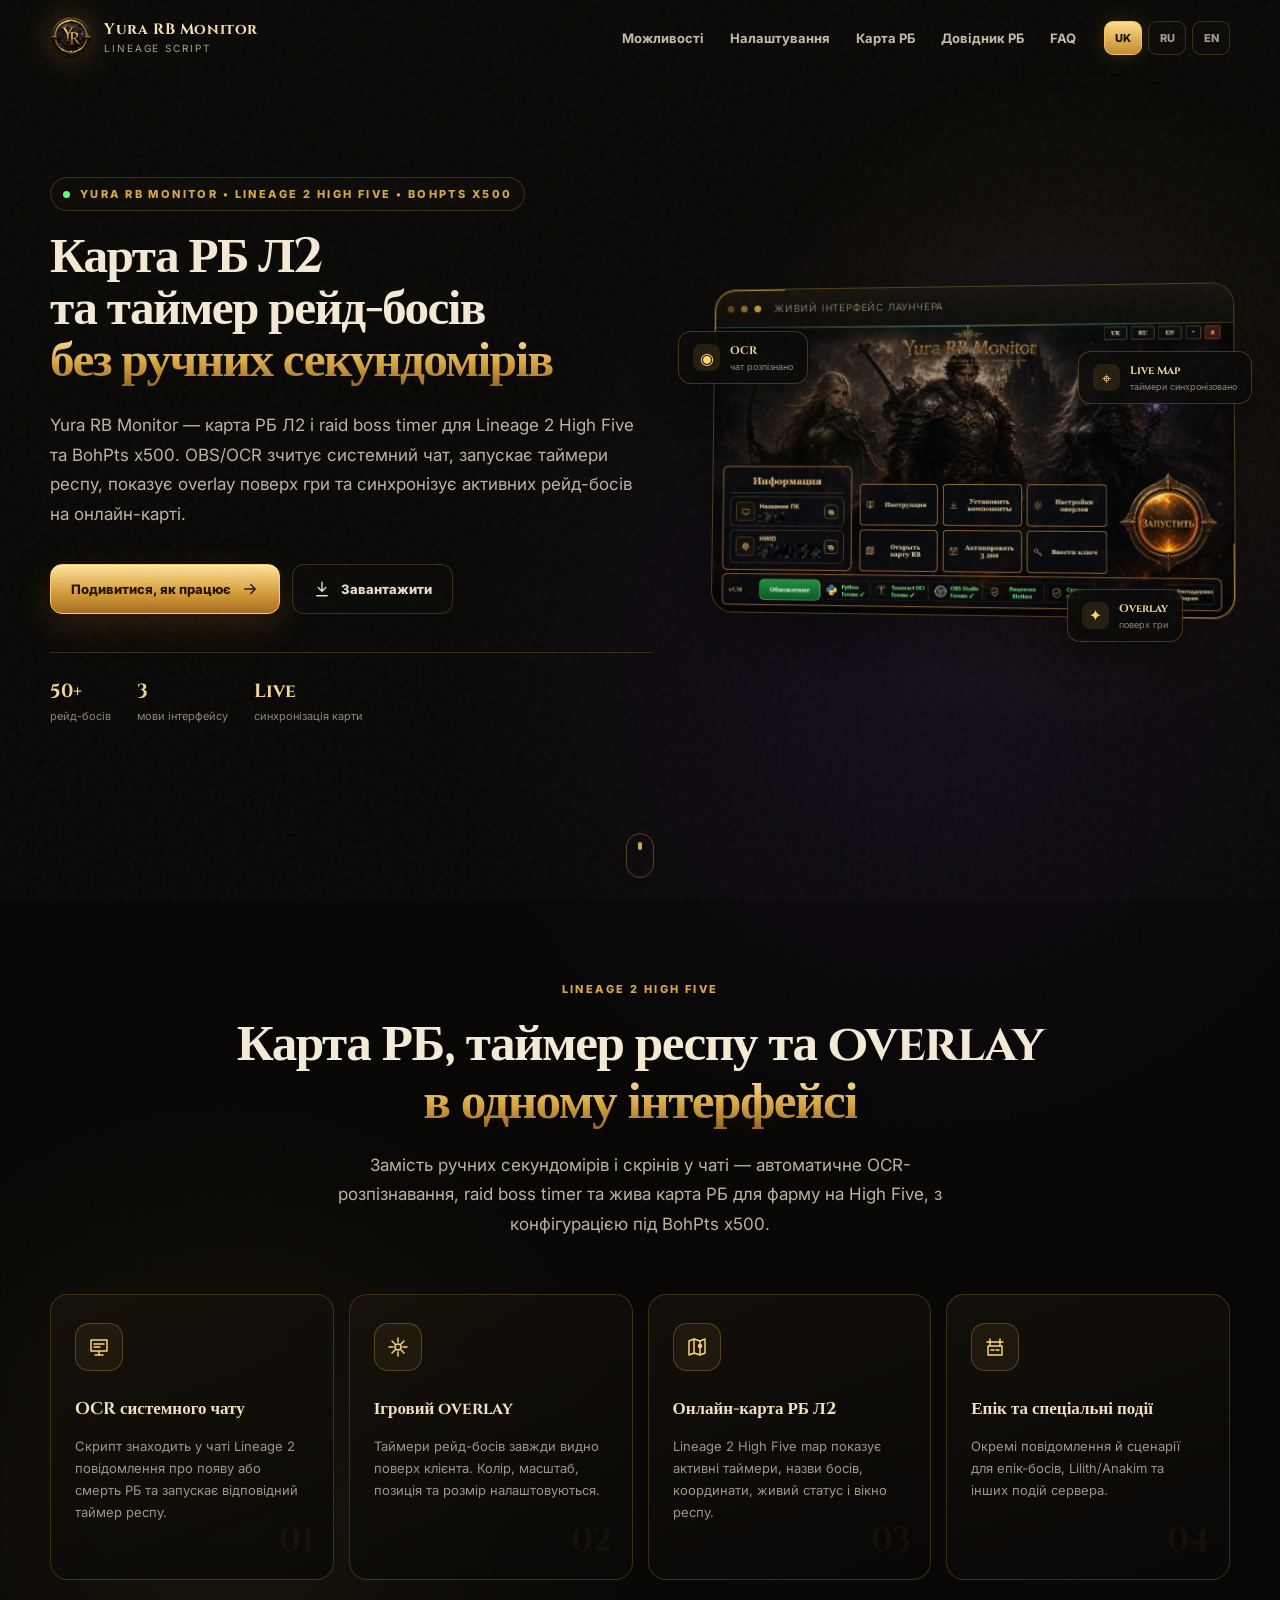
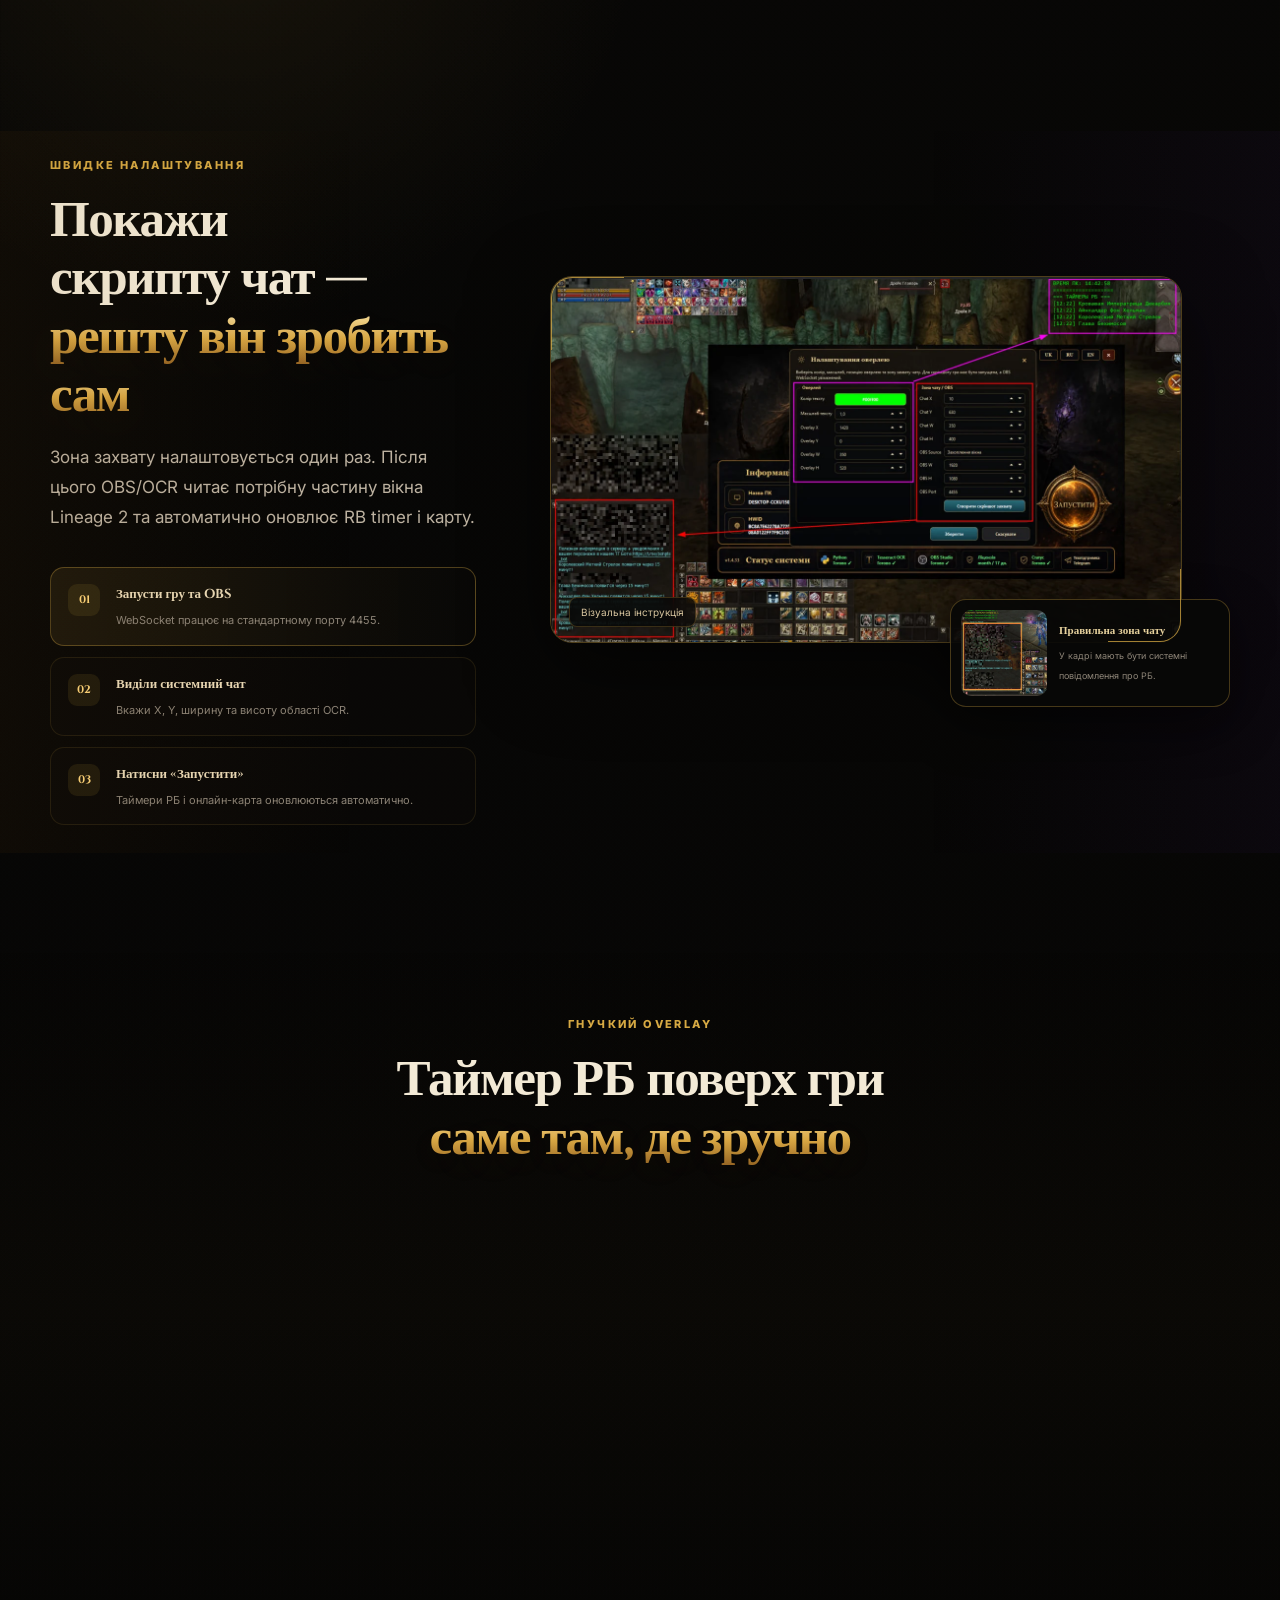
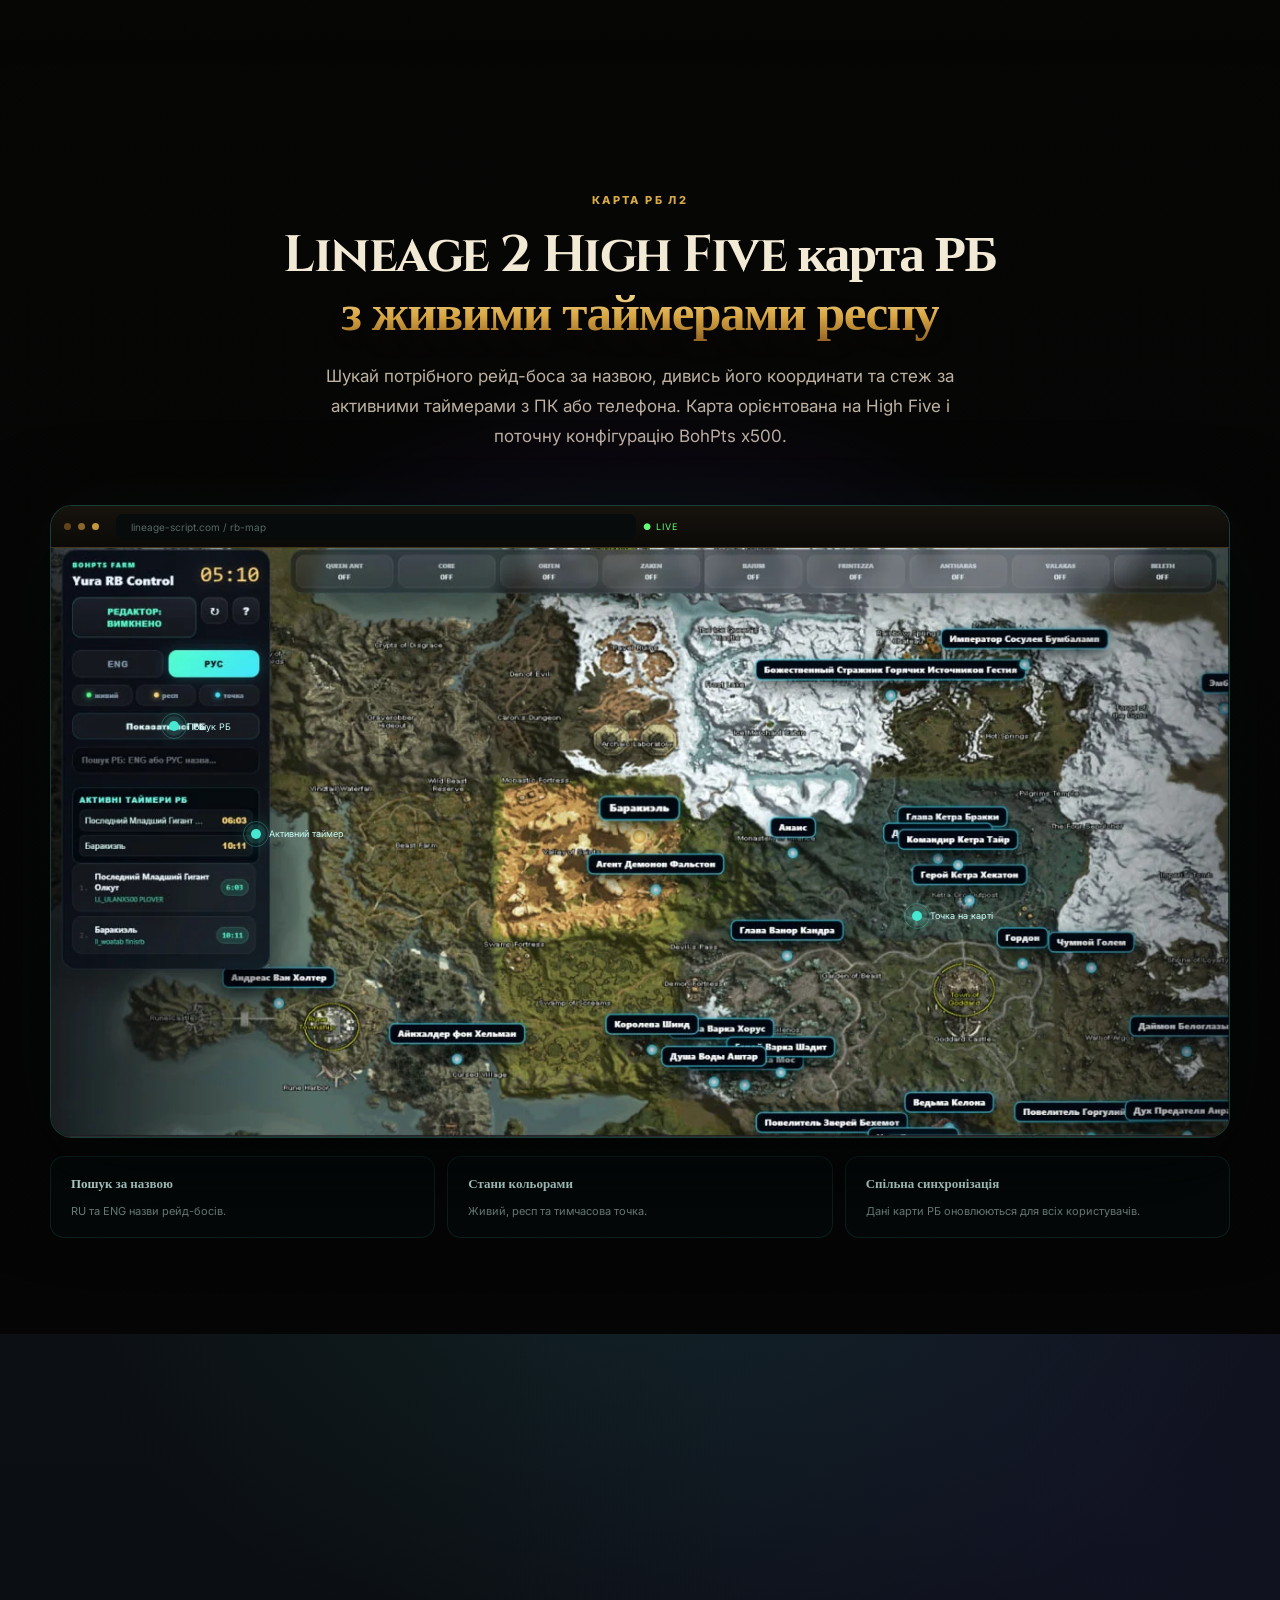
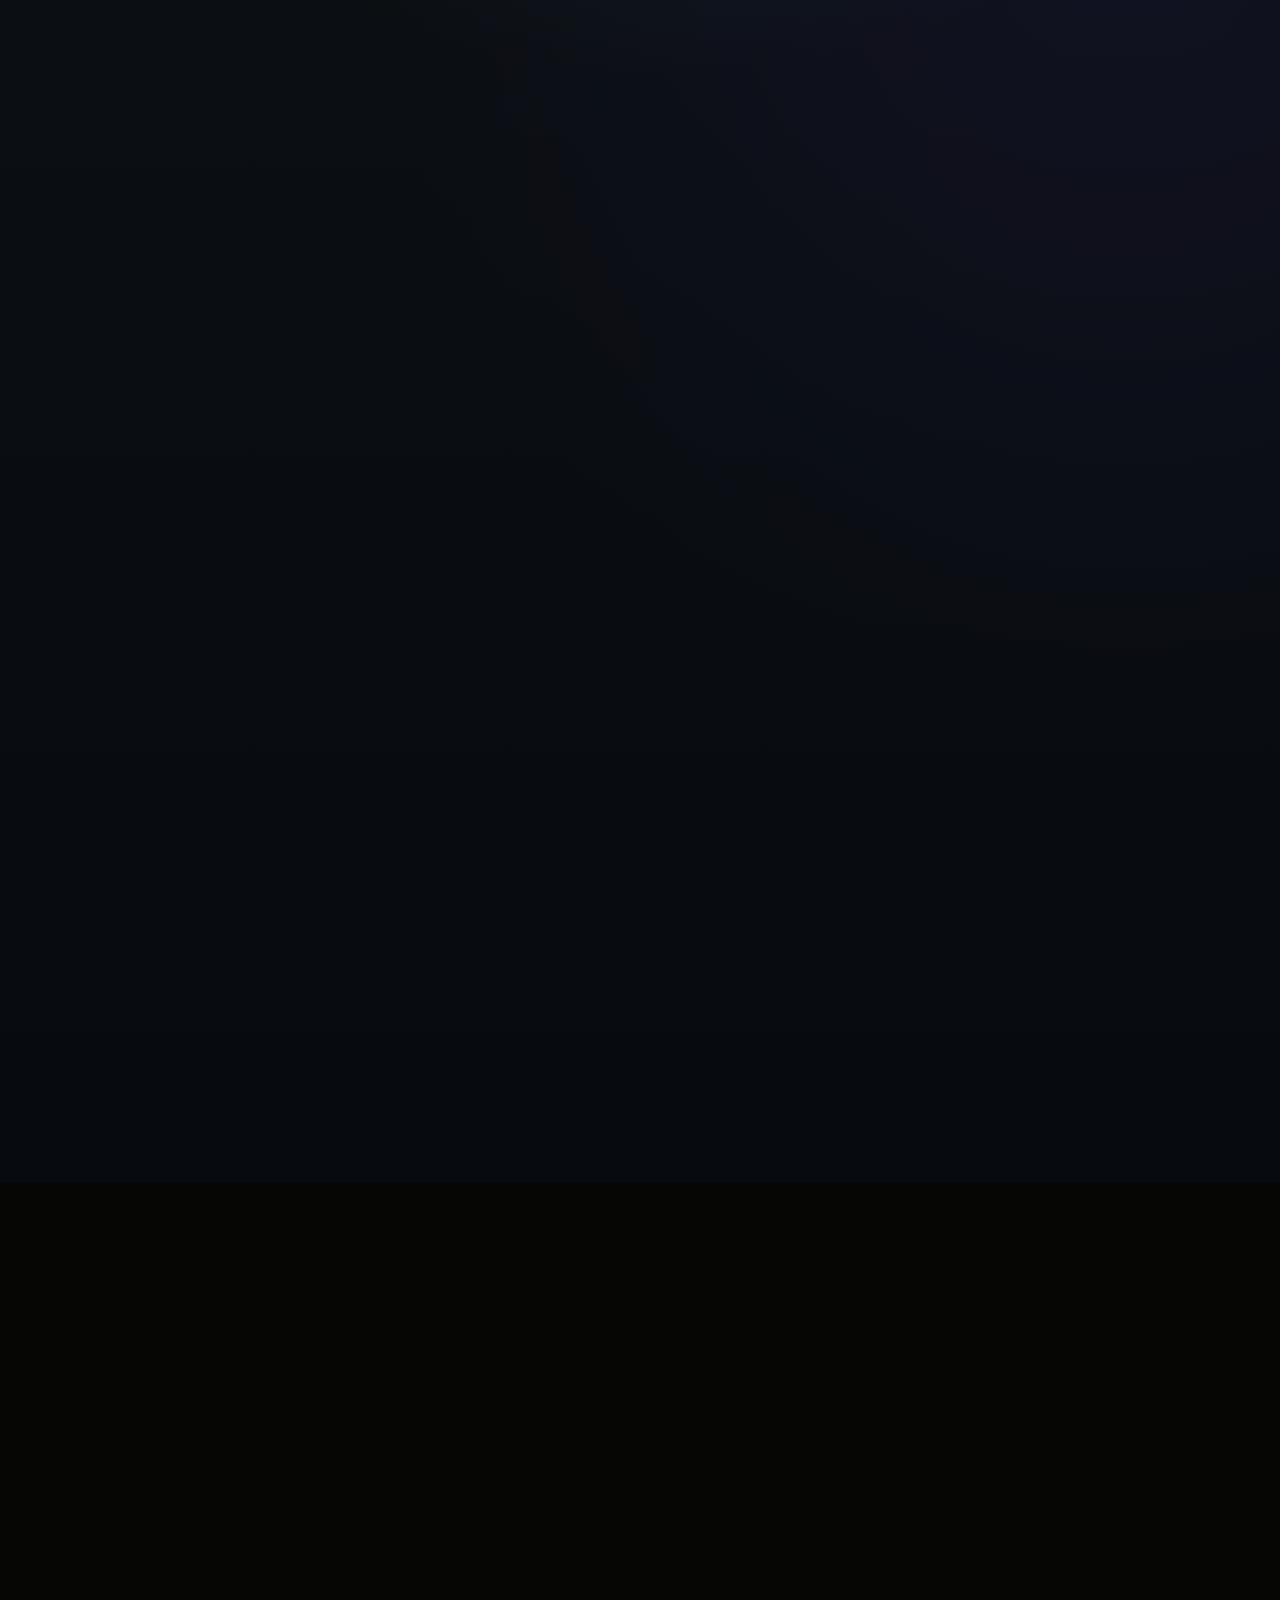
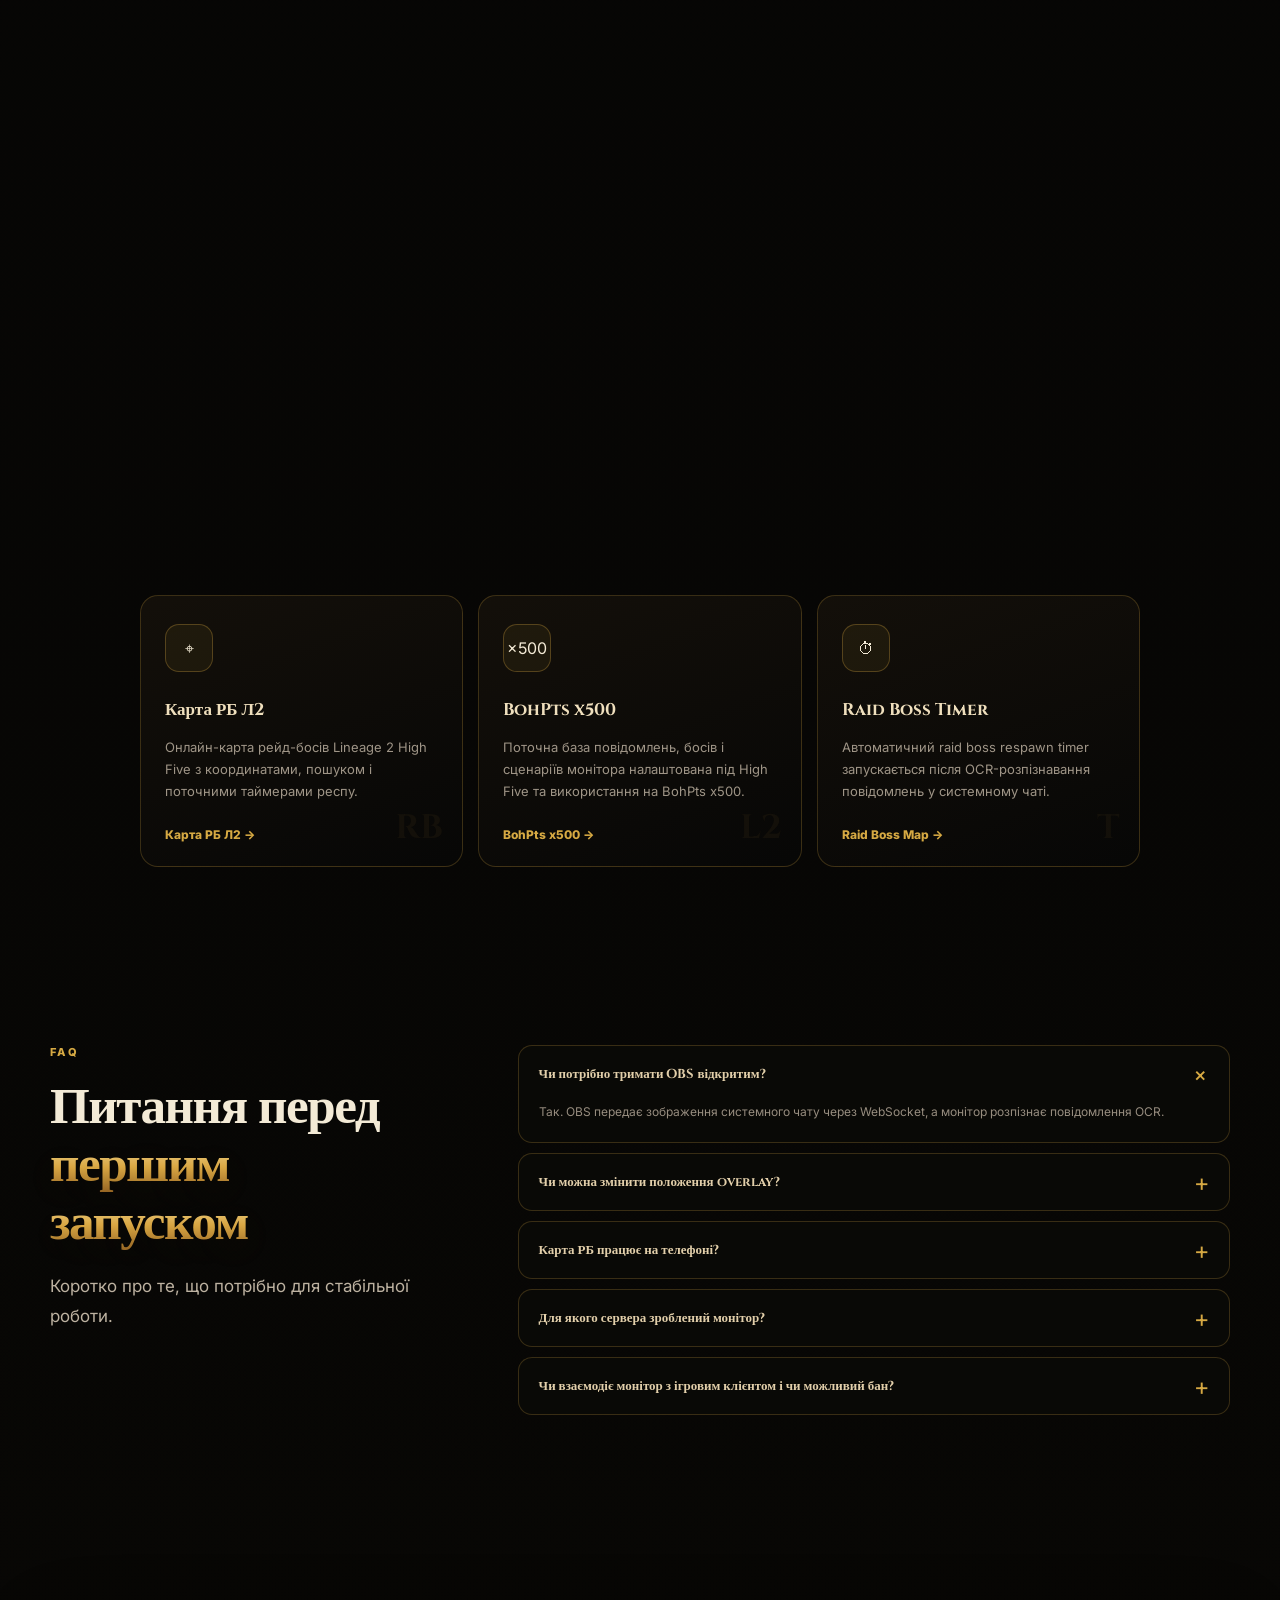
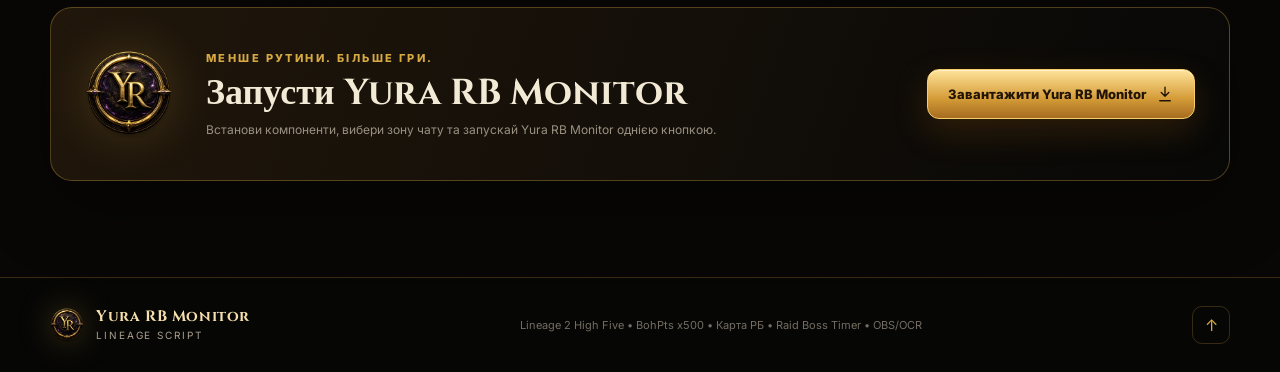
<file: index.html>
<!doctype html>
<html lang="uk">
<head>
  <meta charset="utf-8">
  <meta name="viewport" content="width=device-width, initial-scale=1">
<meta name="theme-color" content="#0a0806">
  <meta name="color-scheme" content="dark">
  <title>Yura RB Monitor — Lineage 2 Raid Boss Timer, OCR Overlay & Live Map</title>
  <meta name="description" content="Yura RB Monitor for Lineage 2 High Five: OBS/OCR raid boss detection, in-game overlay, respawn timers and synchronized live RB map.">
  <link rel="icon" type="image/png" href="./assets/favicon.png">
  <link rel="icon" href="./assets/favicon.ico" sizes="any">
  <link rel="preconnect" href="https://fonts.googleapis.com">
  <link rel="preconnect" href="https://fonts.gstatic.com" crossorigin>
  <link href="https://fonts.googleapis.com/css2?family=Cinzel:wght@500;600;700;800&family=Inter:wght@400;500;600;700;800&display=swap" rel="stylesheet">
  <link rel="stylesheet" href="./styles.css?v=rb-atlas-20261014-2">
</head>
<body>
  <div class="page-noise" aria-hidden="true"></div>
  <div class="sparks" id="sparks" aria-hidden="true"></div>

  <header class="site-header" id="top">
    <div class="shell header-inner">
      <a class="brand" href="#top" aria-label="Yura RB Monitor">
        <span class="brand-mark"><img src="./assets/favicon.png" alt=""></span>
        <span class="brand-copy">
          <strong>Yura RB Monitor</strong>
          <small>Lineage Script</small>
        </span>
      </a>

      <button class="menu-toggle" id="menuToggle" type="button" aria-expanded="false" aria-controls="mainNav">
        <span></span><span></span><span></span>
        <span class="sr-only">Menu</span>
      </button>

      <nav class="main-nav" id="mainNav" aria-label="Main navigation">
        <a href="#features" data-i18n="navFeatures">Можливості</a>
        <a href="#workflow" data-i18n="navSetup">Налаштування</a>
        <a href="#map" data-i18n="navMap">Карта РБ</a>
        <a href="#rb-guide" data-i18n="navGuide">Довідник РБ</a>
        <a href="#faq" data-i18n="navFaq">FAQ</a>
      </nav>

      <div class="lang-switch" aria-label="Language">
        <button type="button" data-lang="uk" class="active">UK</button>
        <button type="button" data-lang="ru">RU</button>
        <button type="button" data-lang="en">EN</button>
      </div>
    </div>
  </header>

  <main>
    <section class="hero section">
      <div class="hero-aura" aria-hidden="true"></div>
      <div class="shell hero-grid">
        <div class="hero-copy reveal">
          <div class="eyebrow">
            <span class="pulse-dot"></span>
            <span data-i18n="previewBadge">Yura RB Monitor • Lineage 2 High Five</span>
          </div>
          <h1 data-i18n-html="heroTitle">
            Контроль рейд-босів<br><span>без ручних таймерів</span>
          </h1>
          <p class="hero-lead" data-i18n="heroLead">
            OCR зчитує системний чат Lineage 2, запускає таймери, показує їх поверх гри та синхронізує активних РБ на онлайн-карті.
          </p>
          <div class="hero-actions">
            <a class="btn btn-primary" href="#workflow">
              <span data-i18n="heroPrimary">Подивитися, як працює</span>
              <svg viewBox="0 0 24 24" aria-hidden="true"><path d="M5 12h14M13 6l6 6-6 6"/></svg>
            </a>
            <a class="btn btn-ghost" href="https://github.com/Lineage-Script/Lineage2-RB-Monitor-BohPts/releases/latest/download/YuraRBMonitor_Client_latest.zip">
              <svg viewBox="0 0 24 24" aria-hidden="true"><path d="M12 3v12m0 0 5-5m-5 5-5-5M5 21h14"/></svg>
              <span data-i18n="download">Завантажити</span>
            </a>
          </div>
          <div class="hero-metrics">
            <div><strong>50+</strong><span data-i18n="metricBosses">рейд-босів</span></div>
            <div><strong>3</strong><span data-i18n="metricLanguages">мови інтерфейсу</span></div>
            <div><strong>Live</strong><span data-i18n="metricMap">синхронізація карти</span></div>
          </div>
        </div>

        <div class="hero-visual reveal delay-1" id="heroVisual">
          <div class="frame frame-hero tilt">
            <div class="frame-top">
              <span class="window-dot"></span><span class="window-dot"></span><span class="window-dot"></span>
              <span data-i18n="liveInterface">Живий інтерфейс лаунчера</span>
            </div>
            <button class="image-button" type="button" data-lightbox data-lang-image="launcher">
              <img id="heroImage" src="./assets/launcher-uk.webp" alt="Yura RB Monitor launcher interface">
            </button>
            <div class="scan-line"></div>
          </div>
          <div class="float-card float-ocr">
            <span class="float-icon">◉</span>
            <div><strong>OCR</strong><small data-i18n="ocrStatus">чат розпізнано</small></div>
          </div>
          <div class="float-card float-map">
            <span class="float-icon">⌖</span>
            <div><strong>Live Map</strong><small data-i18n="mapStatus">таймери синхронізовано</small></div>
          </div>
          <div class="float-card float-overlay">
            <span class="float-icon">✦</span>
            <div><strong>Overlay</strong><small data-i18n="overlayStatus">поверх гри</small></div>
          </div>
        </div>
      </div>
      <a class="scroll-cue" href="#features" aria-label="Scroll">
        <span></span>
      </a>
    </section>

    <section class="section compact" id="features">
      <div class="shell">
        <div class="section-heading reveal">
          <p class="kicker" data-i18n="whyKicker">Єдина система</p>
          <h2 data-i18n-html="whyTitle">Усе потрібне для фарму РБ<br><span>в одному інтерфейсі</span></h2>
          <p data-i18n="whyLead">Замість ручних секундомірів, скрінів у чаті та постійного перемикання між вікнами.</p>
        </div>
        <div class="feature-grid">
          <article class="feature-card reveal tilt">
            <div class="icon-shell">
              <svg viewBox="0 0 24 24" aria-hidden="true"><path d="M4 5h16v11H4zM8 20h8M12 16v4M7 9h10M7 12h6"/></svg>
            </div>
            <h3 data-i18n="featureOcrTitle">OCR системного чату</h3>
            <p data-i18n="featureOcrText">Скрипт знаходить повідомлення про появу або смерть РБ та запускає потрібний таймер.</p>
            <span class="feature-index">01</span>
          </article>

          <article class="feature-card reveal delay-1 tilt">
            <div class="icon-shell">
              <svg viewBox="0 0 24 24" aria-hidden="true"><path d="M12 3v4M12 17v4M3 12h4M17 12h4M6 6l3 3M15 15l3 3M18 6l-3 3M9 15l-3 3"/><circle cx="12" cy="12" r="3"/></svg>
            </div>
            <h3 data-i18n="featureOverlayTitle">Ігровий overlay</h3>
            <p data-i18n="featureOverlayText">Таймери завжди видно поверх клієнта. Колір, масштаб, позиція та розмір налаштовуються.</p>
            <span class="feature-index">02</span>
          </article>

          <article class="feature-card reveal delay-2 tilt">
            <div class="icon-shell">
              <svg viewBox="0 0 24 24" aria-hidden="true"><path d="M4 6l5-2 6 2 5-2v14l-5 2-6-2-5 2zM9 4v14M15 6v14"/><circle cx="15" cy="11" r="1.5"/></svg>
            </div>
            <h3 data-i18n="featureMapTitle">Онлайн-карта РБ</h3>
            <p data-i18n="featureMapText">Активні таймери з’являються на карті з назвами, координатами та станом респу.</p>
            <span class="feature-index">03</span>
          </article>

          <article class="feature-card reveal delay-3 tilt">
            <div class="icon-shell">
              <svg viewBox="0 0 24 24" aria-hidden="true"><path d="M4 7h16M7 4v6M17 4v6M5 11h14v9H5zM8 15h3M13 15h3"/></svg>
            </div>
            <h3 data-i18n="featureEpicTitle">Епік та спеціальні події</h3>
            <p data-i18n="featureEpicText">Окремі повідомлення й сценарії для епік-босів, Lilith/Anakim та інших серверних подій.</p>
            <span class="feature-index">04</span>
          </article>
        </div>
      </div>
    </section>

    <section class="section workflow-section" id="workflow">
      <div class="shell split-layout">
        <div class="content-column reveal">
          <p class="kicker" data-i18n="workflowKicker">Швидке налаштування</p>
          <h2 data-i18n-html="workflowTitle">Покажи скрипту чат —<br><span>решту він зробить сам</span></h2>
          <p class="section-copy" data-i18n="workflowLead">
            Зона захвату налаштовується один раз. Після цього OCR читає лише потрібну частину вікна та не заважає грі.
          </p>

          <ol class="steps">
            <li class="active">
              <span>01</span>
              <div><strong data-i18n="step1Title">Запусти гру та OBS</strong><small data-i18n="step1Text">WebSocket працює на стандартному порту 4455.</small></div>
            </li>
            <li>
              <span>02</span>
              <div><strong data-i18n="step2Title">Виділи системний чат</strong><small data-i18n="step2Text">Вкажи X, Y, ширину та висоту області OCR.</small></div>
            </li>
            <li>
              <span>03</span>
              <div><strong data-i18n="step3Title">Натисни «Запустити»</strong><small data-i18n="step3Text">Таймери й карта оновлюються автоматично.</small></div>
            </li>
          </ol>
        </div>

        <div class="visual-stack reveal delay-1">
          <div class="frame ornate-frame">
            <button class="image-button" type="button" data-lightbox>
              <img src="./assets/setup-guide.webp" alt="Visual guide for overlay and OCR capture settings" loading="lazy">
            </button>
            <span class="visual-label" data-i18n="visualGuide">Візуальна інструкція</span>
          </div>
          <div class="mini-frame">
            <button class="image-button" type="button" data-lightbox>
              <img src="./assets/chat-guide.webp" alt="Chat capture region example" loading="lazy">
            </button>
            <div>
              <strong data-i18n="chatAreaTitle">Правильна зона чату</strong>
              <small data-i18n="chatAreaText">У кадрі мають бути системні повідомлення про РБ.</small>
            </div>
          </div>
        </div>
      </div>
    </section>

    <section class="section settings-section">
      <div class="shell">
        <div class="section-heading reveal">
          <p class="kicker" data-i18n="settingsKicker">Гнучкий overlay</p>
          <h2 data-i18n-html="settingsTitle">Виглядає так, як зручно<br><span>саме на твоєму екрані</span></h2>
        </div>

        <div class="showcase-grid">
          <div class="showcase-visual reveal">
            <div class="frame frame-wide">
              <button class="image-button" type="button" data-lightbox data-lang-image="settings">
                <img id="settingsImage" src="./assets/settings-uk.webp" alt="Localized overlay settings interface" loading="lazy">
              </button>
            </div>
          </div>
          <div class="showcase-copy reveal delay-1">
            <div class="detail-item">
              <span class="detail-number">01</span>
              <div><h3 data-i18n="detail1Title">Точне позиціонування</h3><p data-i18n="detail1Text">Координати та розмір задаються чисельно, тому overlay легко поставити в потрібний кут.</p></div>
            </div>
            <div class="detail-item">
              <span class="detail-number">02</span>
              <div><h3 data-i18n="detail2Title">Попередній перегляд</h3><p data-i18n="detail2Text">Перевір результат до запуску монітора та не витрачай час у грі.</p></div>
            </div>
            <div class="detail-item">
              <span class="detail-number">03</span>
              <div><h3 data-i18n="detail3Title">Підтримка різних роздільностей</h3><p data-i18n="detail3Text">Окремо задається розмір кадру OBS і зона системного чату.</p></div>
            </div>
          </div>
        </div>
      </div>
    </section>

    <section class="section map-section" id="map">
      <div class="map-glow" aria-hidden="true"></div>
      <div class="shell">
        <div class="section-heading reveal">
          <p class="kicker" data-i18n="mapKicker">Жива карта</p>
          <h2 data-i18n-html="mapTitle">Побач РБ на карті<br><span>раніше, ніж шукатимеш вручну</span></h2>
          <p data-i18n="mapLead">Перемикай мову назв, шукай потрібного боса й стеж за активними таймерами з будь-якого пристрою.</p>
        </div>

        <div class="map-browser reveal">
          <div class="browser-bar">
            <span></span><span></span><span></span>
            <div class="address">lineage-script.com / rb-map</div>
            <div class="secure">● LIVE</div>
          </div>
          <button class="image-button" type="button" data-lightbox data-lang-image="map">
            <img id="mapImage" src="./assets/map-ru.webp" alt="Yura RB Control live map" loading="lazy">
          </button>
          <div class="map-hotspot hotspot-a"><i></i><span data-i18n="hotspotSearch">Пошук РБ</span></div>
          <div class="map-hotspot hotspot-b"><i></i><span data-i18n="hotspotTimer">Активний таймер</span></div>
          <div class="map-hotspot hotspot-c"><i></i><span data-i18n="hotspotPoint">Точка на карті</span></div>
        </div>

        <div class="map-benefits">
          <div class="reveal"><strong data-i18n="mapBenefit1Title">Пошук за назвою</strong><span data-i18n="mapBenefit1Text">RU та ENG назви босів.</span></div>
          <div class="reveal delay-1"><strong data-i18n="mapBenefit2Title">Стани кольорами</strong><span data-i18n="mapBenefit2Text">Живий, респ та тимчасова точка.</span></div>
          <div class="reveal delay-2"><strong data-i18n="mapBenefit3Title">Спільна синхронізація</strong><span data-i18n="mapBenefit3Text">Дані оновлюються для всіх користувачів.</span></div>
        </div>

      </div>
    </section>

    <!-- RAID BOSS ATLAS · in-game screenshots, routes and video guides -->
    <section class="section rb-atlas-section" id="rb-guide" aria-labelledby="rb-atlas-title">
      <div class="rb-atlas-aura" aria-hidden="true"></div>
      <div class="shell">
        <div class="section-heading reveal rb-atlas-heading">
          <p class="kicker" data-i18n="atlasKicker">НОВА ФУНКЦІЯ · YURA RB CONTROL</p>
          <h2 id="rb-atlas-title" data-i18n-html="atlasTitle">72 рейд-боси.<br><span>Від маркера — до маршруту.</span></h2>
          <p data-i18n="atlasLead">Натисни на будь-якого РБ на онлайн-карті та відкрий його довідник: ігровий скриншот, назви RU / EN, локація, телепорт, як дістатися і відео за наявності.</p>
        </div>
        <div class="rb-atlas-layout">
          <div class="rb-atlas-stage reveal" aria-label="Попередній перегляд онлайн-карти РБ">
            <div class="rb-atlas-stage-top">
              <span class="rb-atlas-live"><span></span> YURA RB CONTROL</span>
              <span class="rb-atlas-stage-counter" data-i18n="atlasPreviewTag">ПРИКЛАД ІНТЕРФЕЙСУ</span>
            </div>
            <!-- Actual boss screenshots are featured below; no blurred map underneath. -->
            <div class="rb-atlas-showcase" aria-label="Raid Boss guide examples">
              <div class="rb-atlas-showcase-top">
                <span class="rb-atlas-showcase-label" data-i18n="atlasChooseBoss">ПЕРЕГЛЯНЬ КАРТКИ РБ</span>
                <div class="rb-atlas-tabs" role="tablist" aria-label="Raid Boss">
                  <button class="rb-atlas-tab" type="button" id="rb-tab-hellmann" role="tab" data-rb-atlas-tab="hellmann" aria-selected="true" aria-controls="rb-panel-hellmann" data-i18n="atlasTabHellmann">Хельман</button>
                  <button class="rb-atlas-tab" type="button" id="rb-tab-kelone" role="tab" data-rb-atlas-tab="kelone" aria-selected="false" aria-controls="rb-panel-kelone" tabindex="-1" data-i18n="atlasTabKelone">Келона</button>
                  <button class="rb-atlas-tab" type="button" id="rb-tab-behemoth" role="tab" data-rb-atlas-tab="behemoth" aria-selected="false" aria-controls="rb-panel-behemoth" tabindex="-1" data-i18n="atlasTabBehemoth">Бехимос</button>
                </div>
              </div>
              <article class="rb-atlas-panel" id="rb-panel-hellmann" data-rb-atlas-panel="hellmann" role="tabpanel" aria-labelledby="rb-tab-hellmann">
                <div class="rb-atlas-portrait"><img src="./assets/rb-guide-hellmann.webp" alt="Eilhalder von Hellmann — original game screenshot" loading="lazy" width="300" height="225"><div class="rb-atlas-hero-copy"><span>LINEAGE 2 HIGH FIVE</span><strong data-i18n="atlasBossName">Айнхалдер фон Хельман</strong><small>Eilhalder von Hellmann</small></div></div>
                <div class="rb-atlas-panel-body">
                  <span class="rb-atlas-eyebrow" data-i18n="atlasCardLabel">ПРИКЛАД КАРТКИ РБ</span>
                  <h3 data-i18n="atlasBossName">Айнхалдер фон Хельман</h3>
                  <div class="rb-atlas-subtitle">Eilhalder von Hellmann <span class="rb-atlas-level">LV. 71</span></div>
                  <div class="rb-atlas-details">
                    <div><span data-i18n="atlasSampleLocationLabel">Локація</span><b data-i18n="atlasSampleLocation">Прокляте село</b></div>
                    <div><span data-i18n="atlasSampleTeleportLabel">Телепорт</span><b>Rune → Forest of the Dead</b></div>
                  </div>
                  <p class="rb-atlas-walk" data-i18n="atlasWalkHellmann">З'являється лише вночі за ігровим часом. Від Forest of the Dead прямуй до Cursed Village.</p>
                </div>
              </article>
              <article class="rb-atlas-panel" id="rb-panel-kelone" data-rb-atlas-panel="kelone" role="tabpanel" aria-labelledby="rb-tab-kelone" hidden>
                <div class="rb-atlas-portrait"><img src="./assets/rb-guide-kelone.webp" alt="Kernon's Faithful Servant Kelone — original game screenshot" loading="lazy" width="300" height="225"><div class="rb-atlas-hero-copy"><span>LINEAGE 2 HIGH FIVE</span><strong data-i18n="atlasBossKelone">Відьма Келона</strong><small>Kernon&#39;s Faithful Servant Kelone</small></div></div>
                <div class="rb-atlas-panel-body">
                  <span class="rb-atlas-eyebrow" data-i18n="atlasCardLabel">ПРИКЛАД КАРТКИ РБ</span>
                  <h3 data-i18n="atlasBossKelone">Відьма Келона</h3>
                  <div class="rb-atlas-subtitle">Kernon's Faithful Servant Kelone</div>
                  <div class="rb-atlas-details">
                    <div><span data-i18n="atlasSampleLocationLabel">Локація</span><b data-i18n="atlasLocationKelone">Розпечені Топі</b></div>
                    <div><span data-i18n="atlasSampleTeleportLabel">Телепорт</span><b>Aden → Blazing Swamp</b></div>
                  </div>
                  <p class="rb-atlas-walk" data-i18n="atlasWalkKelone">Спустися до лавової низини, тримайся правого схилу та рухайся до місця появи боса.</p>
                </div>
              </article>
              <article class="rb-atlas-panel" id="rb-panel-behemoth" data-rb-atlas-panel="behemoth" role="tabpanel" aria-labelledby="rb-tab-behemoth" hidden>
                <div class="rb-atlas-portrait"><img src="./assets/rb-guide-behemoth.webp" alt="Behemoth Leader — original game screenshot" loading="lazy" width="300" height="225"><div class="rb-atlas-hero-copy"><span>LINEAGE 2 HIGH FIVE</span><strong data-i18n="atlasBossBehemoth">Глава Бехимосів</strong><small>Behemoth Leader</small></div></div>
                <div class="rb-atlas-panel-body">
                  <span class="rb-atlas-eyebrow" data-i18n="atlasCardLabel">ПРИКЛАД КАРТКИ РБ</span>
                  <h3 data-i18n="atlasBossBehemoth">Глава Бехимосів</h3>
                  <div class="rb-atlas-subtitle">Behemoth Leader</div>
                  <div class="rb-atlas-details">
                    <div><span data-i18n="atlasSampleLocationLabel">Локація</span><b>Antharas Lair</b></div>
                    <div><span data-i18n="atlasSampleTeleportLabel">Телепорт</span><b>Giran / Hunters Village → Antharas Lair</b></div>
                  </div>
                  <p class="rb-atlas-walk" data-i18n="atlasWalkBehemoth">На першому рівні Lair рухайся прямо, на розвилці праворуч, а потім ліворуч через кістяний прохід.</p>
                </div>
              </article>
              <div class="rb-atlas-showcase-footer"><span data-i18n="atlasShowcaseFoot">Скриншоти з гри · 72 картки · RU / EN · маршрути · відео</span><span aria-hidden="true">↗</span></div>
            </div>
          </div>
          <div class="rb-atlas-info reveal delay-1">
            <div class="rb-atlas-stat">
              <span class="rb-atlas-stat-num">72<span> RB</span></span>
              <div><strong data-i18n="atlasStatTitle">Інтерактивний довідник</strong>
                <p data-i18n="atlasStatText">Картки рейд-босів відкриваються безпосередньо з маркерів на карті.</p></div>
            </div>
            <div class="rb-atlas-item">
              <span class="rb-atlas-item-icon" aria-hidden="true">◉</span>
              <div><strong data-i18n="atlasPhotoTitle">Реальні скриншоти з гри</strong>
                <p data-i18n="atlasPhotoText">Зображення босів допомагають упізнати ціль. Для більшості карток додано авторські ігрові скриншоти.</p></div>
            </div>
            <div class="rb-atlas-item">
              <span class="rb-atlas-item-icon" aria-hidden="true">⌖</span>
              <div><strong data-i18n="atlasRouteTitle">Де шукати і куди ТП</strong>
                <p data-i18n="atlasRouteText">Назви локацій, точка телепорту, напрямок руху та підказки до місця появи РБ.</p></div>
            </div>
            <div class="rb-atlas-item">
              <span class="rb-atlas-item-icon" aria-hidden="true">▷</span>
              <div><strong data-i18n="atlasVideoTitle">Відео та актуальні таймери</strong>
                <p data-i18n="atlasVideoText">Відеогайди за наявності, пошук босів, статуси і синхронізація таймерів в одній карті.</p></div>
            </div>
            <!-- Promotional atlas intentionally has no direct map CTA. -->
          </div>
        </div>
        <div class="rb-architecture reveal" id="how-it-works-safely">
          <div class="rb-architecture-mark" aria-hidden="true">
            <svg viewBox="0 0 48 48" fill="none"><path d="m24 4 17 7v12c0 11-7.4 17.3-17 21C14.4 40.3 7 34 7 23V11l17-7Z" stroke="currentColor" stroke-width="2"/><path d="m16 24 5.5 5.5L33 18" stroke="currentColor" stroke-width="3" stroke-linecap="round" stroke-linejoin="round"/></svg>
          </div>
          <div>
            <p class="rb-architecture-kicker" data-i18n="trustKicker">ПРИНЦИП РОБОТИ · OBS + OCR</p>
            <h3 data-i18n="trustTitle">Зовнішній інформаційний монітор, не ігровий бот</h3>
            <p data-i18n="trustText">За описаною архітектурою Yura RB Monitor розпізнає видимий системний чат із відеопотоку OBS та веде таймери без потреби читати пам’ять гри, вводити код у клієнт чи керувати персонажем. Водночас це не гарантія відсутності блокування: правила конкретного сервера й рішення античіта можуть відрізнятися.</p>
          </div>
          <div class="rb-trust-chips" aria-label="Monitoring architecture">
              <span data-i18n="trustPillOne">OBS / OCR зображення чату</span>
              <span data-i18n="trustPillTwo">Без інжекції в клієнт</span>
              <span data-i18n="trustPillThree">Без керування персонажем</span>
            </div>
        </div>
      </div>
    </section>

    <section class="section language-section">
      <div class="shell language-panel reveal">
        <div>
          <p class="kicker" data-i18n="languageKicker">Три мови</p>
          <h2 data-i18n-html="languageTitle">Один інструмент —<br><span>зрозумілий усім</span></h2>
          <p data-i18n="languageLead">Лаунчер, налаштування та основні підказки доступні українською, російською й англійською.</p>
        </div>
        <div class="language-orbit" aria-hidden="true">
          <span class="orbit-ring ring-one"></span>
          <span class="orbit-ring ring-two"></span>
          <div class="language-core"><img src="./assets/favicon.png" alt=""></div>
          <span class="lang-node node-uk">UK</span>
          <span class="lang-node node-ru">RU</span>
          <span class="lang-node node-en">EN</span>
        </div>
      </div>
    </section>

    <section class="section faq-section" id="faq">
      <div class="shell faq-grid">
        <div class="section-heading align-left reveal">
          <p class="kicker">FAQ</p>
          <h2 data-i18n-html="faqTitle">Питання перед<br><span>першим запуском</span></h2>
          <p data-i18n="faqLead">Коротко про те, що потрібно для стабільної роботи.</p>
        </div>
        <div class="accordion reveal delay-1">
          <details open>
            <summary data-i18n="faq1Q">Чи потрібно тримати OBS відкритим?</summary>
            <p data-i18n="faq1A">Так. OBS передає зображення системного чату через WebSocket, а скрипт розпізнає повідомлення OCR.</p>
          </details>
          <details>
            <summary data-i18n="faq2Q">Чи можна змінити положення overlay?</summary>
            <p data-i18n="faq2A">Так. У налаштуваннях доступні координати X/Y, ширина, висота, масштаб і колір тексту.</p>
          </details>
          <details>
            <summary data-i18n="faq3Q">Карта працює на телефоні?</summary>
            <p data-i18n="faq3A">Так. Відкрийте карту на ліцензованому ПК, натисніть «Телефон / QR» і відскануйте одноразовий QR-код. До однієї ліцензії прив’язується один ПК і один мобільний браузер. Звичайне пересилання адреси карти іншому телефону доступу не надає.</p>
          </details>
          <details>
            <summary data-i18n="faq4Q">Чи підтримуються різні сервери?</summary>
            <p data-i18n="faq4A">База фраз і босів налаштовується під сервер. Поточна версія орієнтована на High Five.</p>
          </details>
          <details>
            <summary data-i18n="faq5Q">Чи можливе блокування через античіт?</summary>
            <p data-i18n="faq5A">Монітор працює через OBS + OCR, але правила конкретних серверів можуть відрізнятися.</p>
          </details>
        </div>
      </div>
    </section>

    <section class="section final-cta">
      <div class="shell cta-panel reveal">
        <div class="cta-emblem"><img src="./assets/favicon.png" alt=""></div>
        <div>
          <p class="kicker" data-i18n="ctaKicker">Менше рутини. Більше гри.</p>
          <h2 data-i18n="ctaTitle">Нехай таймери працюють замість тебе</h2>
          <p data-i18n="ctaText">Встанови компоненти, вибери зону чату та запускай монітор однією кнопкою.</p>
        </div>
        <a class="btn btn-primary" href="https://github.com/Lineage-Script/Lineage2-RB-Monitor-BohPts/releases/latest/download/YuraRBMonitor_Client_latest.zip">
          <span data-i18n="downloadNow">Завантажити Yura RB Monitor</span>
          <svg viewBox="0 0 24 24" aria-hidden="true"><path d="M12 3v12m0 0 5-5m-5 5-5-5M5 21h14"/></svg>
        </a>
      </div>
    </section>
  </main>

  <footer class="site-footer">
    <div class="shell footer-inner">
      <div class="brand footer-brand">
        <span class="brand-mark"><img src="./assets/favicon.png" alt=""></span>
        <span class="brand-copy"><strong>Yura RB Monitor</strong><small>Lineage Script</small></span>
      </div>
      <p data-i18n="footerNote">Lineage 2 High Five • OBS/OCR • Raid Boss Timer & Live Map</p>
      <a href="#top" class="to-top" aria-label="Back to top">↑</a>
    </div>
  </footer>

  <div class="lightbox" id="lightbox" aria-hidden="true">
    <button class="lightbox-close" id="lightboxClose" type="button" aria-label="Close">×</button>
    <img id="lightboxImage" alt="">
  </div>

  <script src="./app.js?v=rb-atlas-20261014-2"></script>
</body>
</html>
</file>
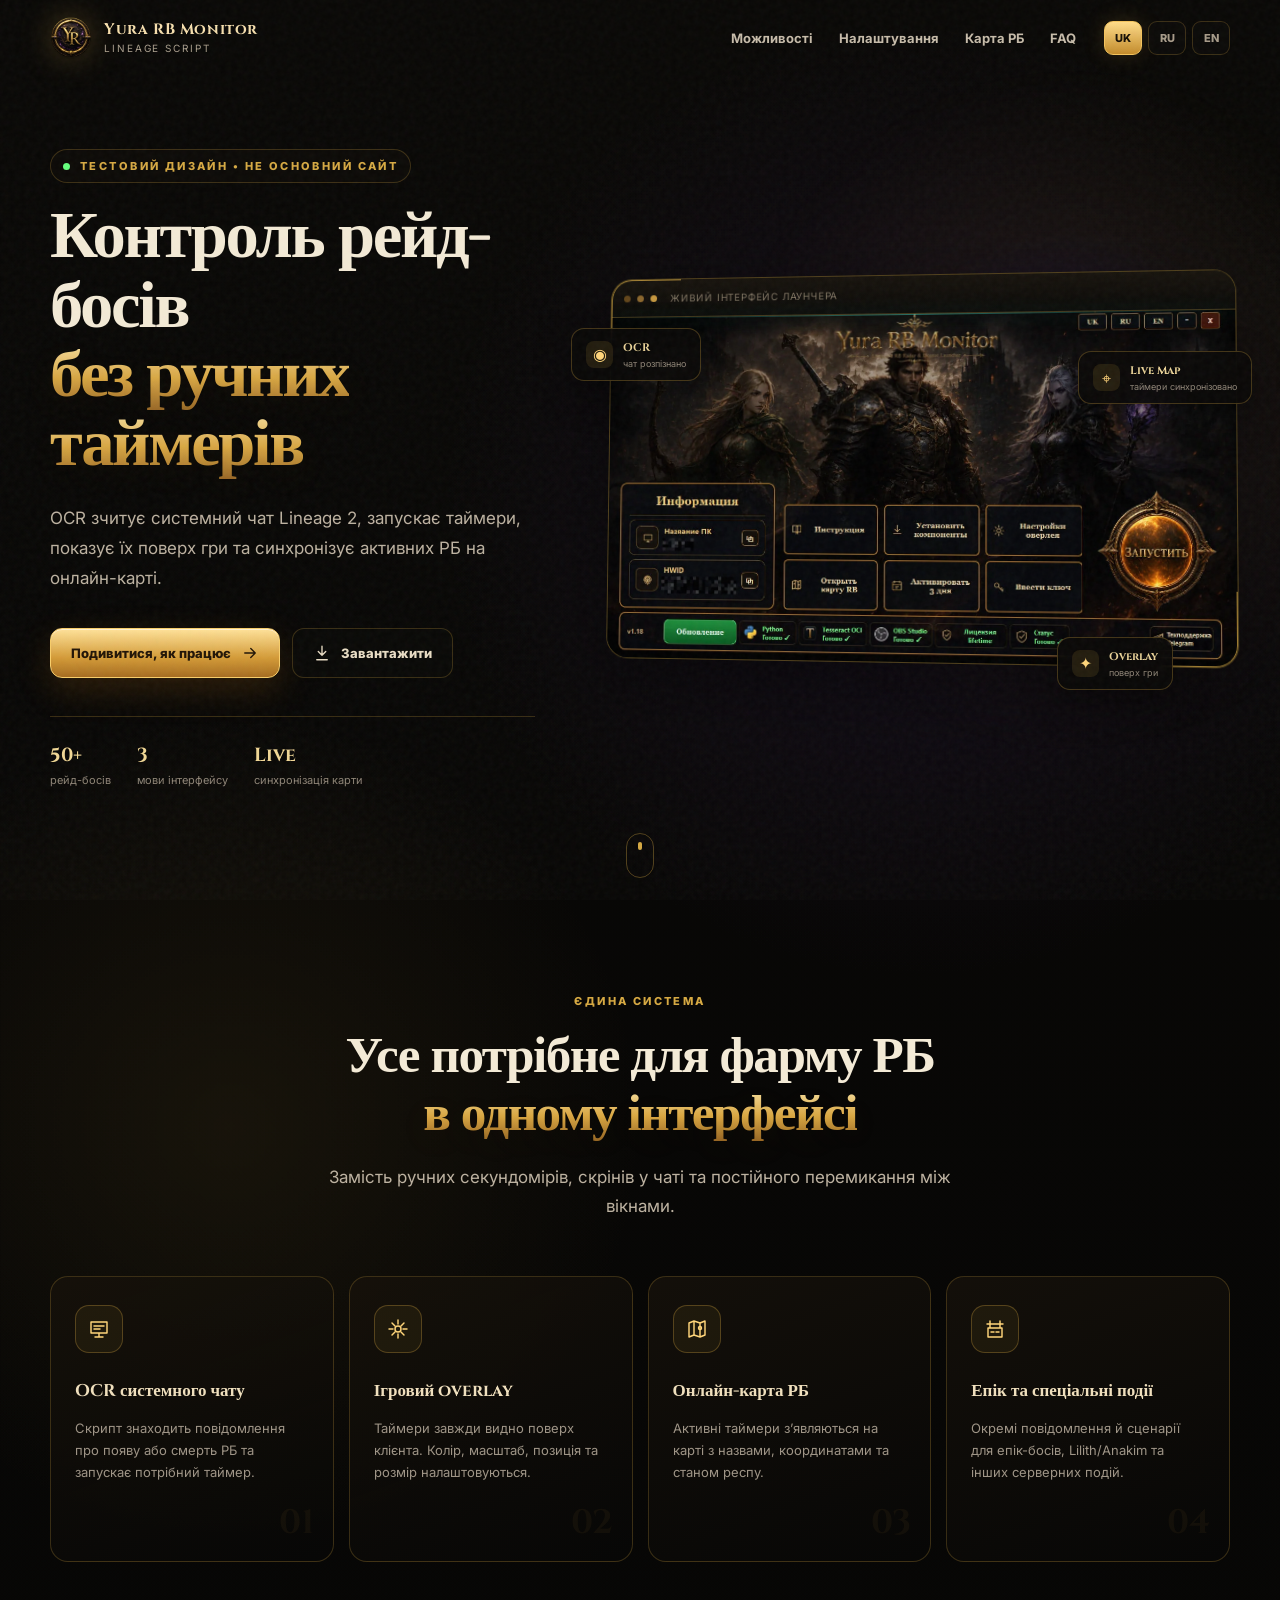
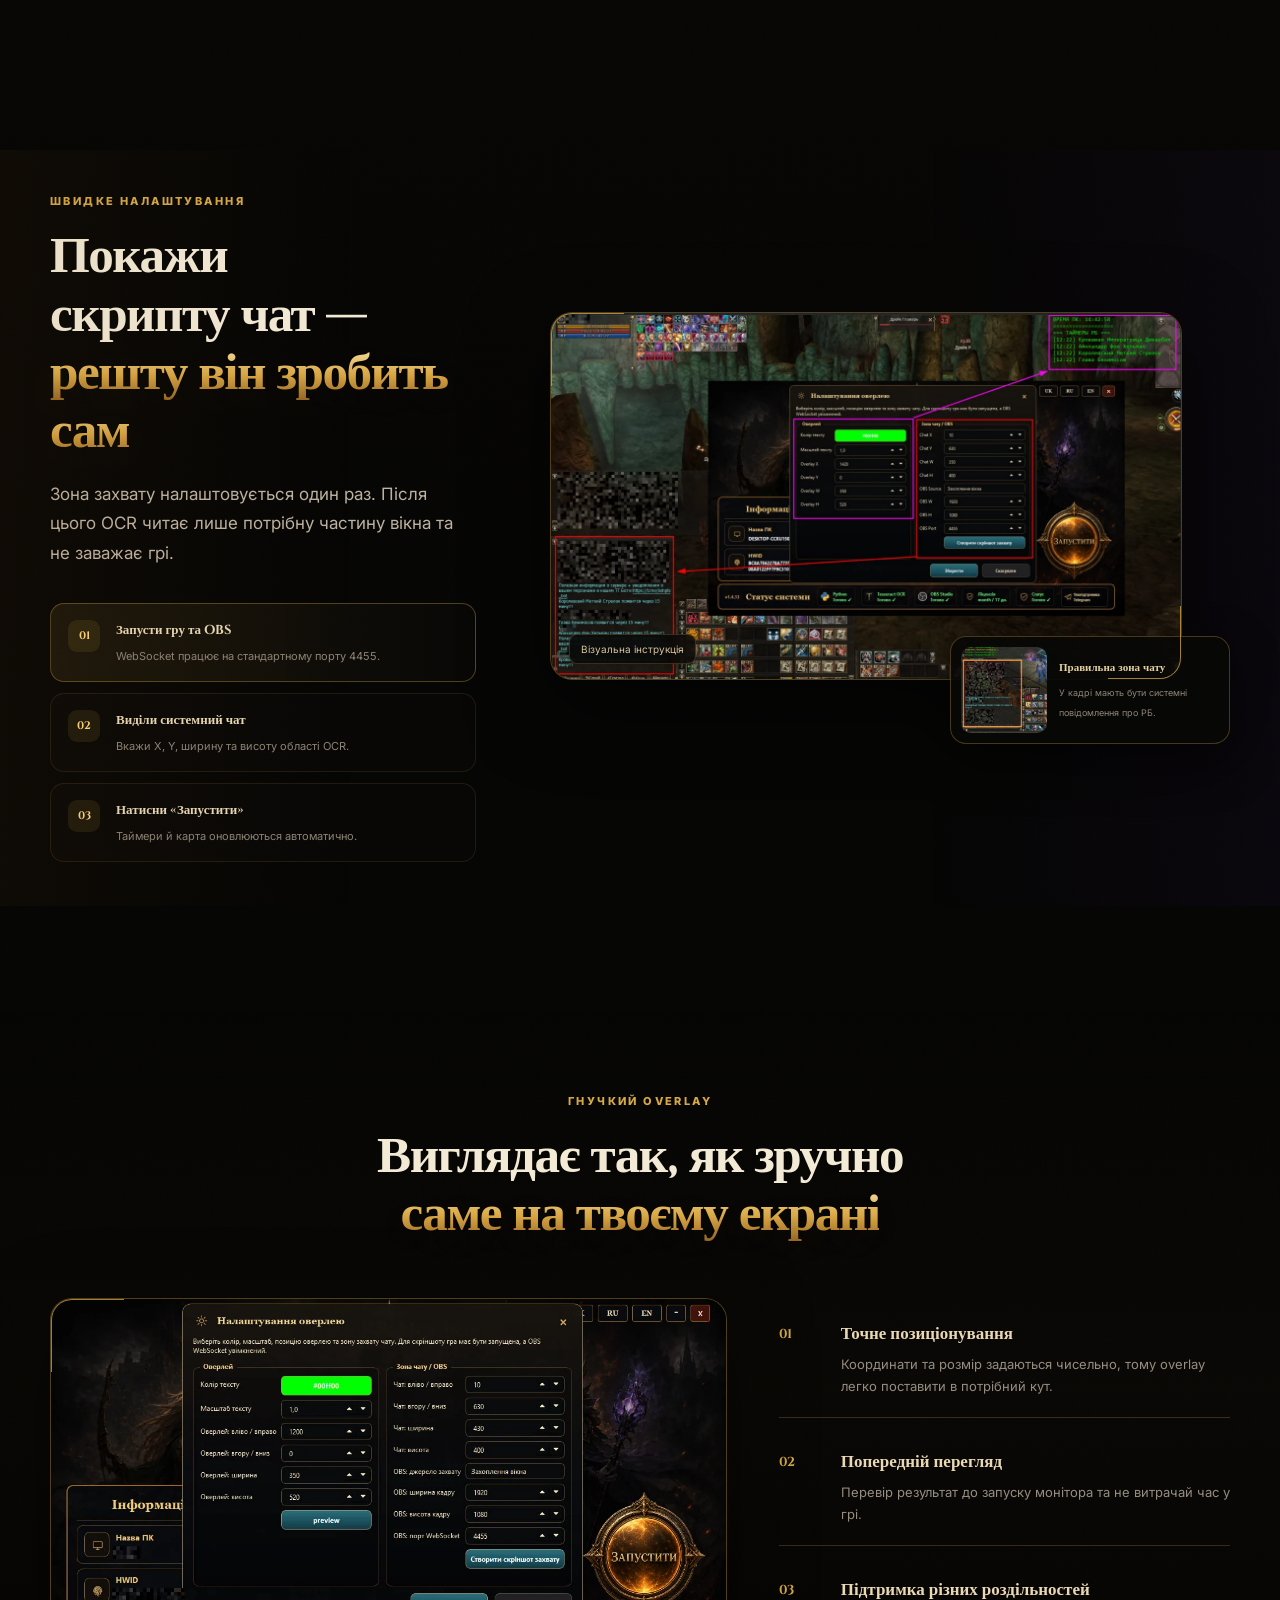
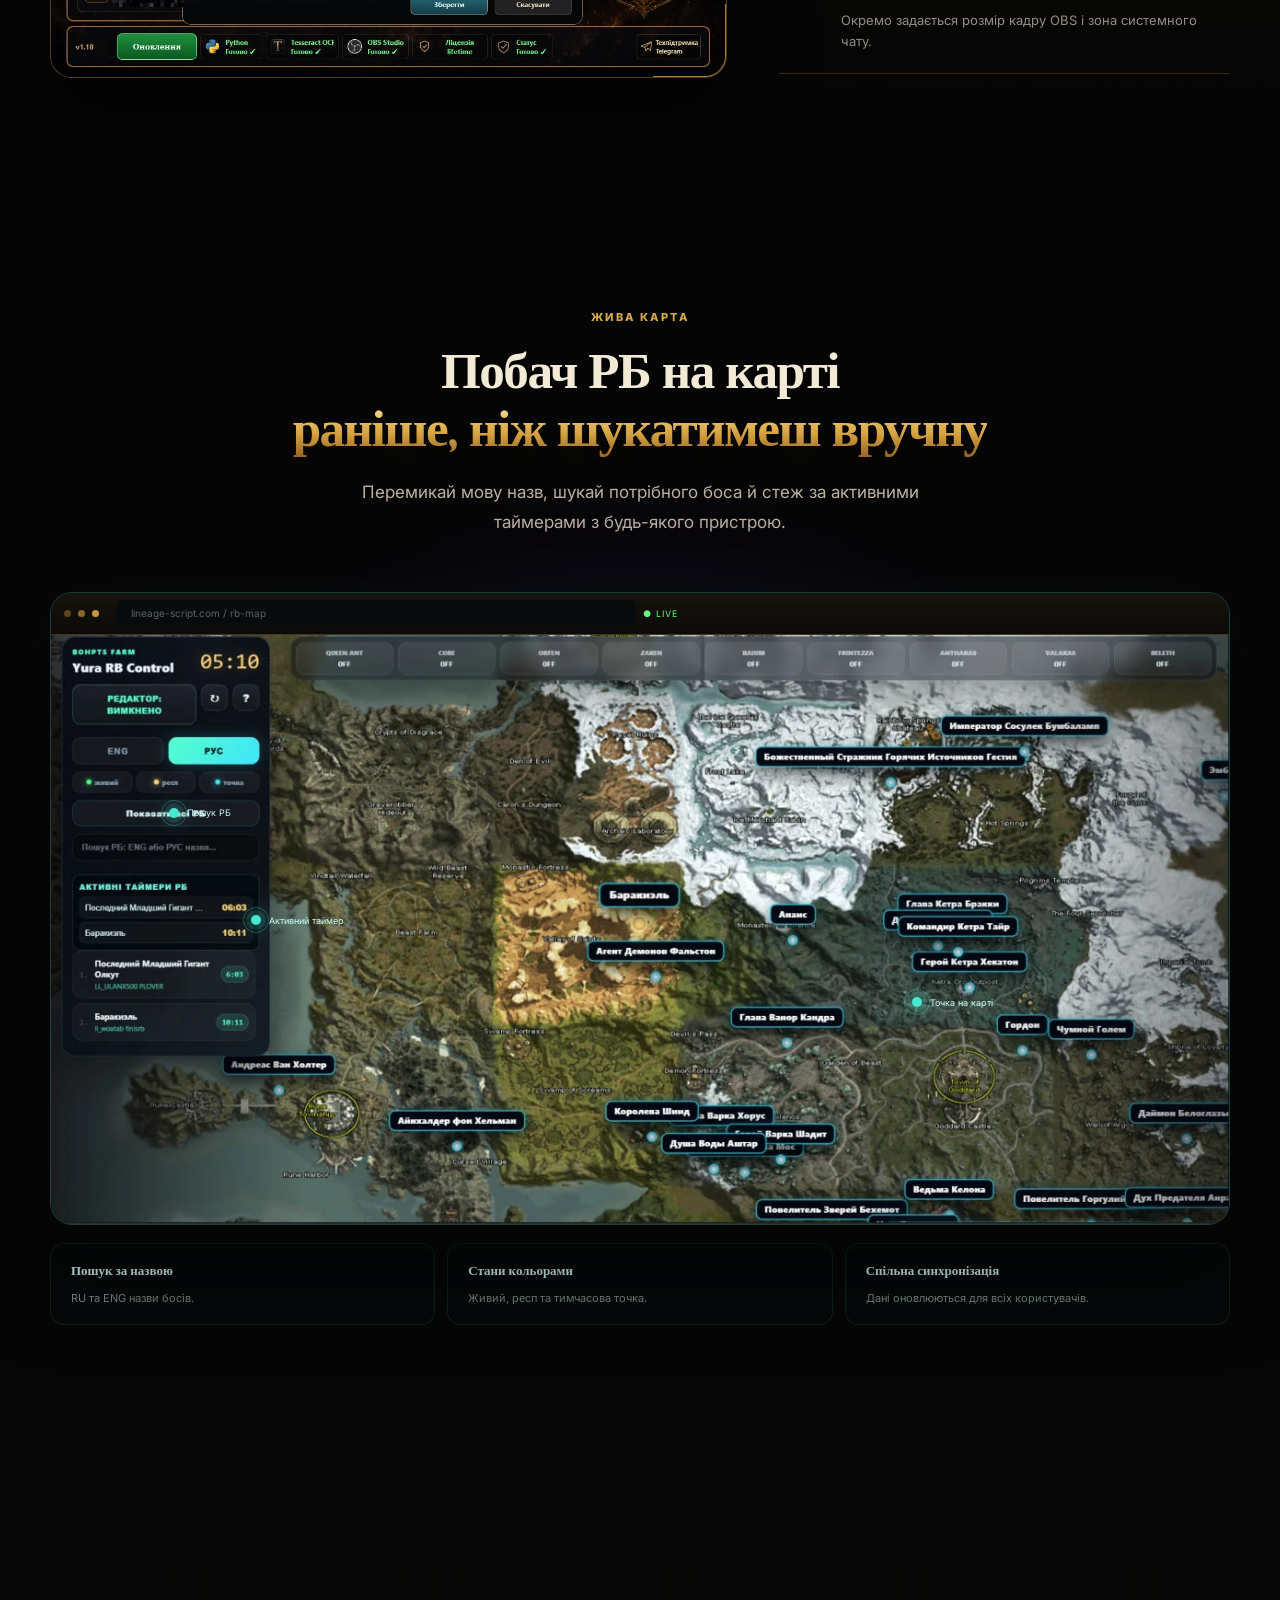
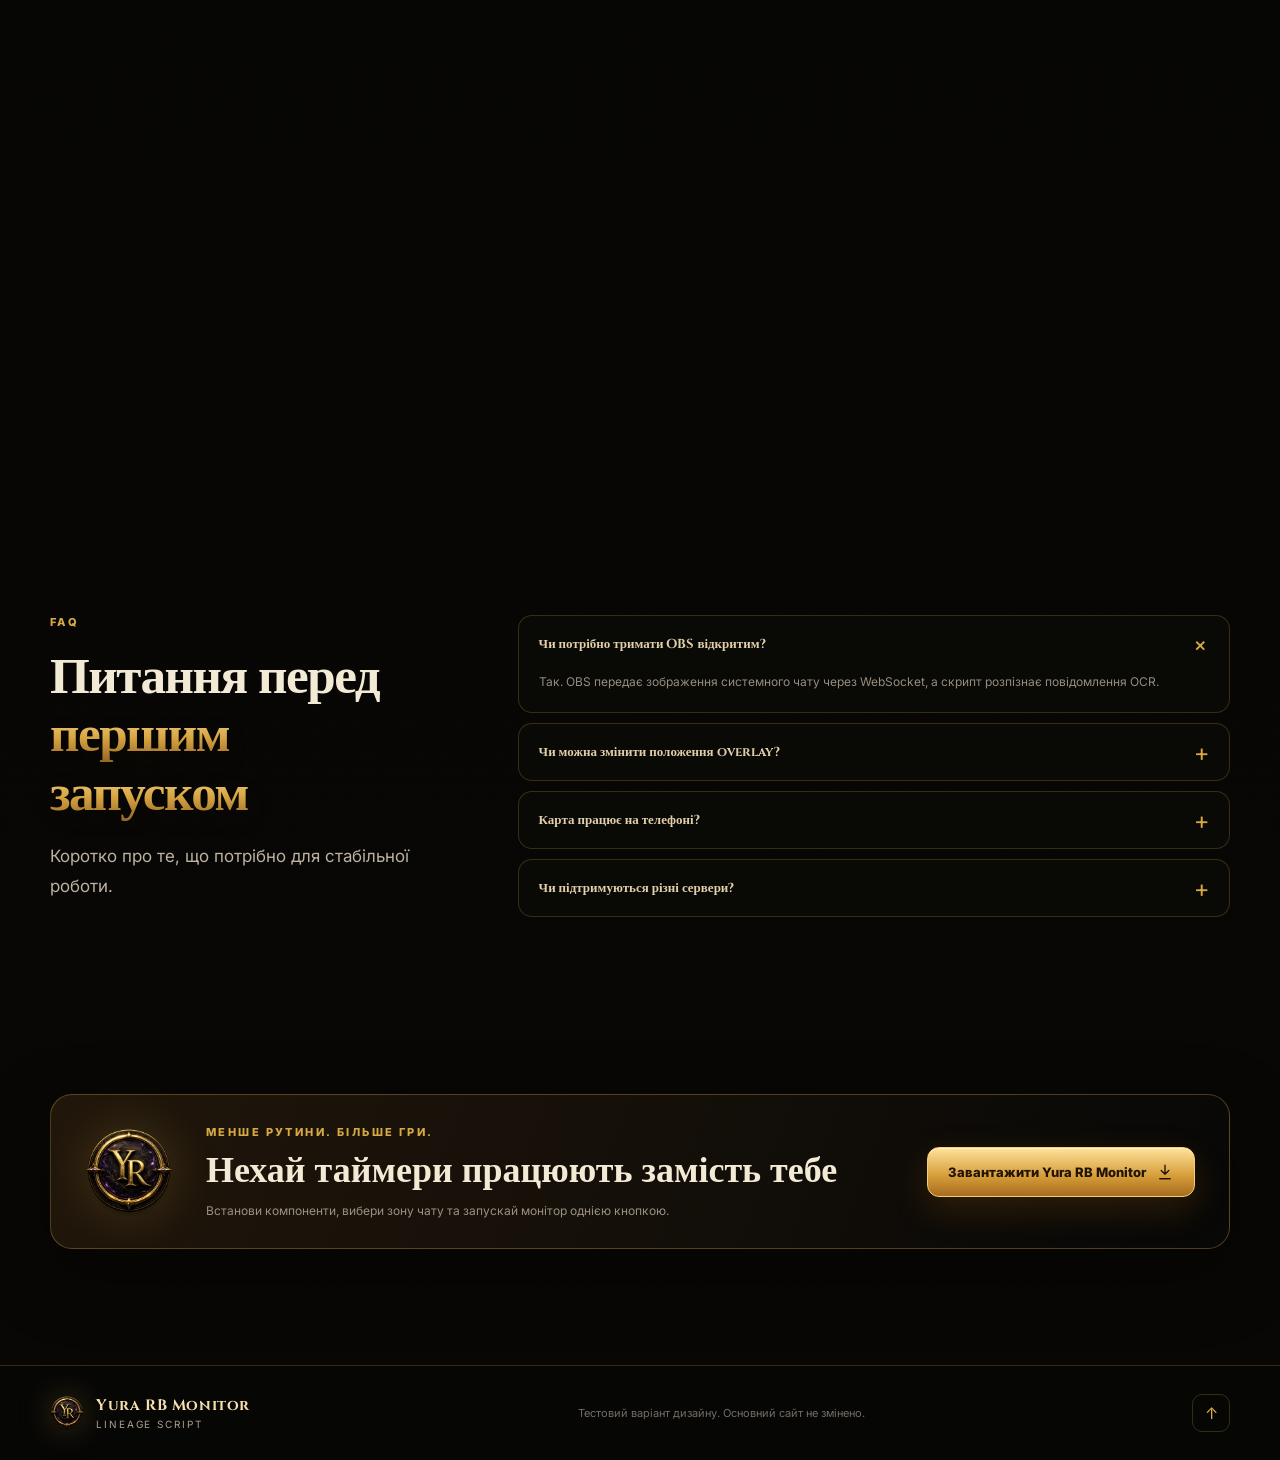
<file: test/index.html>
<!doctype html>
<html lang="uk">
<head>
  <meta charset="utf-8">
  <meta name="viewport" content="width=device-width, initial-scale=1">
  <meta name="robots" content="noindex, nofollow">
  <meta name="theme-color" content="#0a0806">
  <meta name="color-scheme" content="dark">
  <title>Yura RB Monitor — test redesign</title>
  <meta name="description" content="Test redesign for Yura RB Monitor — Lineage 2 raid boss radar, overlay and live map.">
  <link rel="icon" type="image/png" href="./assets/favicon.png">
  <link rel="icon" href="./assets/favicon.ico" sizes="any">
  <link rel="preconnect" href="https://fonts.googleapis.com">
  <link rel="preconnect" href="https://fonts.gstatic.com" crossorigin>
  <link href="https://fonts.googleapis.com/css2?family=Cinzel:wght@500;600;700;800&family=Inter:wght@400;500;600;700;800&display=swap" rel="stylesheet">
  <link rel="stylesheet" href="./styles.css">
</head>
<body>
  <div class="page-noise" aria-hidden="true"></div>
  <div class="sparks" id="sparks" aria-hidden="true"></div>

  <header class="site-header" id="top">
    <div class="shell header-inner">
      <a class="brand" href="#top" aria-label="Yura RB Monitor">
        <span class="brand-mark"><img src="./assets/favicon.png" alt=""></span>
        <span class="brand-copy">
          <strong>Yura RB Monitor</strong>
          <small>Lineage Script</small>
        </span>
      </a>

      <button class="menu-toggle" id="menuToggle" type="button" aria-expanded="false" aria-controls="mainNav">
        <span></span><span></span><span></span>
        <span class="sr-only">Menu</span>
      </button>

      <nav class="main-nav" id="mainNav" aria-label="Main navigation">
        <a href="#features" data-i18n="navFeatures">Можливості</a>
        <a href="#workflow" data-i18n="navSetup">Налаштування</a>
        <a href="#map" data-i18n="navMap">Карта РБ</a>
        <a href="#faq" data-i18n="navFaq">FAQ</a>
      </nav>

      <div class="lang-switch" aria-label="Language">
        <button type="button" data-lang="uk" class="active">UK</button>
        <button type="button" data-lang="ru">RU</button>
        <button type="button" data-lang="en">EN</button>
      </div>
    </div>
  </header>

  <main>
    <section class="hero section">
      <div class="hero-aura" aria-hidden="true"></div>
      <div class="shell hero-grid">
        <div class="hero-copy reveal">
          <div class="eyebrow">
            <span class="pulse-dot"></span>
            <span data-i18n="previewBadge">Тестовий дизайн • не основний сайт</span>
          </div>
          <h1 data-i18n-html="heroTitle">
            Контроль рейд-босів<br><span>без ручних таймерів</span>
          </h1>
          <p class="hero-lead" data-i18n="heroLead">
            OCR зчитує системний чат Lineage 2, запускає таймери, показує їх поверх гри та синхронізує активних РБ на онлайн-карті.
          </p>
          <div class="hero-actions">
            <a class="btn btn-primary" href="#workflow">
              <span data-i18n="heroPrimary">Подивитися, як працює</span>
              <svg viewBox="0 0 24 24" aria-hidden="true"><path d="M5 12h14M13 6l6 6-6 6"/></svg>
            </a>
            <a class="btn btn-ghost" href="https://github.com/Lineage-Script/Lineage2-RB-Monitor-BohPts/releases/latest" target="_blank" rel="noopener">
              <svg viewBox="0 0 24 24" aria-hidden="true"><path d="M12 3v12m0 0 5-5m-5 5-5-5M5 21h14"/></svg>
              <span data-i18n="download">Завантажити</span>
            </a>
          </div>
          <div class="hero-metrics">
            <div><strong>50+</strong><span data-i18n="metricBosses">рейд-босів</span></div>
            <div><strong>3</strong><span data-i18n="metricLanguages">мови інтерфейсу</span></div>
            <div><strong>Live</strong><span data-i18n="metricMap">синхронізація карти</span></div>
          </div>
        </div>

        <div class="hero-visual reveal delay-1" id="heroVisual">
          <div class="frame frame-hero tilt">
            <div class="frame-top">
              <span class="window-dot"></span><span class="window-dot"></span><span class="window-dot"></span>
              <span data-i18n="liveInterface">Живий інтерфейс лаунчера</span>
            </div>
            <button class="image-button" type="button" data-lightbox data-lang-image="launcher">
              <img id="heroImage" src="./assets/launcher-uk.webp" alt="Yura RB Monitor launcher interface">
            </button>
            <div class="scan-line"></div>
          </div>
          <div class="float-card float-ocr">
            <span class="float-icon">◉</span>
            <div><strong>OCR</strong><small data-i18n="ocrStatus">чат розпізнано</small></div>
          </div>
          <div class="float-card float-map">
            <span class="float-icon">⌖</span>
            <div><strong>Live Map</strong><small data-i18n="mapStatus">таймери синхронізовано</small></div>
          </div>
          <div class="float-card float-overlay">
            <span class="float-icon">✦</span>
            <div><strong>Overlay</strong><small data-i18n="overlayStatus">поверх гри</small></div>
          </div>
        </div>
      </div>
      <a class="scroll-cue" href="#features" aria-label="Scroll">
        <span></span>
      </a>
    </section>

    <section class="section compact" id="features">
      <div class="shell">
        <div class="section-heading reveal">
          <p class="kicker" data-i18n="whyKicker">Єдина система</p>
          <h2 data-i18n-html="whyTitle">Усе потрібне для фарму РБ<br><span>в одному інтерфейсі</span></h2>
          <p data-i18n="whyLead">Замість ручних секундомірів, скрінів у чаті та постійного перемикання між вікнами.</p>
        </div>

        <div class="feature-grid">
          <article class="feature-card reveal tilt">
            <div class="icon-shell">
              <svg viewBox="0 0 24 24" aria-hidden="true"><path d="M4 5h16v11H4zM8 20h8M12 16v4M7 9h10M7 12h6"/></svg>
            </div>
            <h3 data-i18n="featureOcrTitle">OCR системного чату</h3>
            <p data-i18n="featureOcrText">Скрипт знаходить повідомлення про появу або смерть РБ та запускає потрібний таймер.</p>
            <span class="feature-index">01</span>
          </article>

          <article class="feature-card reveal delay-1 tilt">
            <div class="icon-shell">
              <svg viewBox="0 0 24 24" aria-hidden="true"><path d="M12 3v4M12 17v4M3 12h4M17 12h4M6 6l3 3M15 15l3 3M18 6l-3 3M9 15l-3 3"/><circle cx="12" cy="12" r="3"/></svg>
            </div>
            <h3 data-i18n="featureOverlayTitle">Ігровий overlay</h3>
            <p data-i18n="featureOverlayText">Таймери завжди видно поверх клієнта. Колір, масштаб, позиція та розмір налаштовуються.</p>
            <span class="feature-index">02</span>
          </article>

          <article class="feature-card reveal delay-2 tilt">
            <div class="icon-shell">
              <svg viewBox="0 0 24 24" aria-hidden="true"><path d="M4 6l5-2 6 2 5-2v14l-5 2-6-2-5 2zM9 4v14M15 6v14"/><circle cx="15" cy="11" r="1.5"/></svg>
            </div>
            <h3 data-i18n="featureMapTitle">Онлайн-карта РБ</h3>
            <p data-i18n="featureMapText">Активні таймери з’являються на карті з назвами, координатами та станом респу.</p>
            <span class="feature-index">03</span>
          </article>

          <article class="feature-card reveal delay-3 tilt">
            <div class="icon-shell">
              <svg viewBox="0 0 24 24" aria-hidden="true"><path d="M4 7h16M7 4v6M17 4v6M5 11h14v9H5zM8 15h3M13 15h3"/></svg>
            </div>
            <h3 data-i18n="featureEpicTitle">Епік та спеціальні події</h3>
            <p data-i18n="featureEpicText">Окремі повідомлення й сценарії для епік-босів, Lilith/Anakim та інших серверних подій.</p>
            <span class="feature-index">04</span>
          </article>
        </div>
      </div>
    </section>

    <section class="section workflow-section" id="workflow">
      <div class="shell split-layout">
        <div class="content-column reveal">
          <p class="kicker" data-i18n="workflowKicker">Швидке налаштування</p>
          <h2 data-i18n-html="workflowTitle">Покажи скрипту чат —<br><span>решту він зробить сам</span></h2>
          <p class="section-copy" data-i18n="workflowLead">
            Зона захвату налаштовується один раз. Після цього OCR читає лише потрібну частину вікна та не заважає грі.
          </p>

          <ol class="steps">
            <li class="active">
              <span>01</span>
              <div><strong data-i18n="step1Title">Запусти гру та OBS</strong><small data-i18n="step1Text">WebSocket працює на стандартному порту 4455.</small></div>
            </li>
            <li>
              <span>02</span>
              <div><strong data-i18n="step2Title">Виділи системний чат</strong><small data-i18n="step2Text">Вкажи X, Y, ширину та висоту області OCR.</small></div>
            </li>
            <li>
              <span>03</span>
              <div><strong data-i18n="step3Title">Натисни «Запустити»</strong><small data-i18n="step3Text">Таймери й карта оновлюються автоматично.</small></div>
            </li>
          </ol>
        </div>

        <div class="visual-stack reveal delay-1">
          <div class="frame ornate-frame">
            <button class="image-button" type="button" data-lightbox>
              <img src="./assets/setup-guide.webp" alt="Visual guide for overlay and OCR capture settings" loading="lazy">
            </button>
            <span class="visual-label" data-i18n="visualGuide">Візуальна інструкція</span>
          </div>
          <div class="mini-frame">
            <button class="image-button" type="button" data-lightbox>
              <img src="./assets/chat-guide.webp" alt="Chat capture region example" loading="lazy">
            </button>
            <div>
              <strong data-i18n="chatAreaTitle">Правильна зона чату</strong>
              <small data-i18n="chatAreaText">У кадрі мають бути системні повідомлення про РБ.</small>
            </div>
          </div>
        </div>
      </div>
    </section>

    <section class="section settings-section">
      <div class="shell">
        <div class="section-heading reveal">
          <p class="kicker" data-i18n="settingsKicker">Гнучкий overlay</p>
          <h2 data-i18n-html="settingsTitle">Виглядає так, як зручно<br><span>саме на твоєму екрані</span></h2>
        </div>

        <div class="showcase-grid">
          <div class="showcase-visual reveal">
            <div class="frame frame-wide">
              <button class="image-button" type="button" data-lightbox data-lang-image="settings">
                <img id="settingsImage" src="./assets/settings-uk.webp" alt="Localized overlay settings interface" loading="lazy">
              </button>
            </div>
          </div>
          <div class="showcase-copy reveal delay-1">
            <div class="detail-item">
              <span class="detail-number">01</span>
              <div><h3 data-i18n="detail1Title">Точне позиціонування</h3><p data-i18n="detail1Text">Координати та розмір задаються чисельно, тому overlay легко поставити в потрібний кут.</p></div>
            </div>
            <div class="detail-item">
              <span class="detail-number">02</span>
              <div><h3 data-i18n="detail2Title">Попередній перегляд</h3><p data-i18n="detail2Text">Перевір результат до запуску монітора та не витрачай час у грі.</p></div>
            </div>
            <div class="detail-item">
              <span class="detail-number">03</span>
              <div><h3 data-i18n="detail3Title">Підтримка різних роздільностей</h3><p data-i18n="detail3Text">Окремо задається розмір кадру OBS і зона системного чату.</p></div>
            </div>
          </div>
        </div>
      </div>
    </section>

    <section class="section map-section" id="map">
      <div class="map-glow" aria-hidden="true"></div>
      <div class="shell">
        <div class="section-heading reveal">
          <p class="kicker" data-i18n="mapKicker">Жива карта</p>
          <h2 data-i18n-html="mapTitle">Побач РБ на карті<br><span>раніше, ніж шукатимеш вручну</span></h2>
          <p data-i18n="mapLead">Перемикай мову назв, шукай потрібного боса й стеж за активними таймерами з будь-якого пристрою.</p>
        </div>

        <div class="map-browser reveal">
          <div class="browser-bar">
            <span></span><span></span><span></span>
            <div class="address">lineage-script.com / rb-map</div>
            <div class="secure">● LIVE</div>
          </div>
          <button class="image-button" type="button" data-lightbox data-lang-image="map">
            <img id="mapImage" src="./assets/map-ru.webp" alt="Yura RB Control live map" loading="lazy">
          </button>
          <div class="map-hotspot hotspot-a"><i></i><span data-i18n="hotspotSearch">Пошук РБ</span></div>
          <div class="map-hotspot hotspot-b"><i></i><span data-i18n="hotspotTimer">Активний таймер</span></div>
          <div class="map-hotspot hotspot-c"><i></i><span data-i18n="hotspotPoint">Точка на карті</span></div>
        </div>

        <div class="map-benefits">
          <div class="reveal"><strong data-i18n="mapBenefit1Title">Пошук за назвою</strong><span data-i18n="mapBenefit1Text">RU та ENG назви босів.</span></div>
          <div class="reveal delay-1"><strong data-i18n="mapBenefit2Title">Стани кольорами</strong><span data-i18n="mapBenefit2Text">Живий, респ та тимчасова точка.</span></div>
          <div class="reveal delay-2"><strong data-i18n="mapBenefit3Title">Спільна синхронізація</strong><span data-i18n="mapBenefit3Text">Дані оновлюються для всіх користувачів.</span></div>
        </div>
      </div>
    </section>

    <section class="section language-section">
      <div class="shell language-panel reveal">
        <div>
          <p class="kicker" data-i18n="languageKicker">Три мови</p>
          <h2 data-i18n-html="languageTitle">Один інструмент —<br><span>зрозумілий усім</span></h2>
          <p data-i18n="languageLead">Лаунчер, налаштування та основні підказки доступні українською, російською й англійською.</p>
        </div>
        <div class="language-orbit" aria-hidden="true">
          <span class="orbit-ring ring-one"></span>
          <span class="orbit-ring ring-two"></span>
          <div class="language-core"><img src="./assets/favicon.png" alt=""></div>
          <span class="lang-node node-uk">UK</span>
          <span class="lang-node node-ru">RU</span>
          <span class="lang-node node-en">EN</span>
        </div>
      </div>
    </section>

    <section class="section faq-section" id="faq">
      <div class="shell faq-grid">
        <div class="section-heading align-left reveal">
          <p class="kicker">FAQ</p>
          <h2 data-i18n-html="faqTitle">Питання перед<br><span>першим запуском</span></h2>
          <p data-i18n="faqLead">Коротко про те, що потрібно для стабільної роботи.</p>
        </div>
        <div class="accordion reveal delay-1">
          <details open>
            <summary data-i18n="faq1Q">Чи потрібно тримати OBS відкритим?</summary>
            <p data-i18n="faq1A">Так. OBS передає зображення системного чату через WebSocket, а скрипт розпізнає повідомлення OCR.</p>
          </details>
          <details>
            <summary data-i18n="faq2Q">Чи можна змінити положення overlay?</summary>
            <p data-i18n="faq2A">Так. У налаштуваннях доступні координати X/Y, ширина, висота, масштаб і колір тексту.</p>
          </details>
          <details>
            <summary data-i18n="faq3Q">Карта працює на телефоні?</summary>
            <p data-i18n="faq3A">Так. Відкрийте карту на ліцензованому ПК, натисніть «Телефон / QR» і відскануйте одноразовий QR-код. До однієї ліцензії прив’язується один ПК і один мобільний браузер. Звичайне пересилання адреси карти іншому телефону доступу не надає.</p>
          </details>
          <details>
            <summary data-i18n="faq4Q">Чи підтримуються різні сервери?</summary>
            <p data-i18n="faq4A">База фраз і босів налаштовується під сервер. Поточна версія орієнтована на High Five.</p>
          </details>
        </div>
      </div>
    </section>

    <section class="section final-cta">
      <div class="shell cta-panel reveal">
        <div class="cta-emblem"><img src="./assets/favicon.png" alt=""></div>
        <div>
          <p class="kicker" data-i18n="ctaKicker">Менше рутини. Більше гри.</p>
          <h2 data-i18n="ctaTitle">Нехай таймери працюють замість тебе</h2>
          <p data-i18n="ctaText">Встанови компоненти, вибери зону чату та запускай монітор однією кнопкою.</p>
        </div>
        <a class="btn btn-primary" href="https://github.com/Lineage-Script/Lineage2-RB-Monitor-BohPts/releases/latest" target="_blank" rel="noopener">
          <span data-i18n="downloadNow">Завантажити Yura RB Monitor</span>
          <svg viewBox="0 0 24 24" aria-hidden="true"><path d="M12 3v12m0 0 5-5m-5 5-5-5M5 21h14"/></svg>
        </a>
      </div>
    </section>
  </main>

  <footer class="site-footer">
    <div class="shell footer-inner">
      <div class="brand footer-brand">
        <span class="brand-mark"><img src="./assets/favicon.png" alt=""></span>
        <span class="brand-copy"><strong>Yura RB Monitor</strong><small>Lineage Script</small></span>
      </div>
      <p data-i18n="footerNote">Тестовий варіант дизайну. Основний сайт не змінено.</p>
      <a href="#top" class="to-top" aria-label="Back to top">↑</a>
    </div>
  </footer>

  <div class="lightbox" id="lightbox" aria-hidden="true">
    <button class="lightbox-close" id="lightboxClose" type="button" aria-label="Close">×</button>
    <img id="lightboxImage" alt="">
  </div>

  <script src="./app.js"></script>
</body>
</html>
</file>
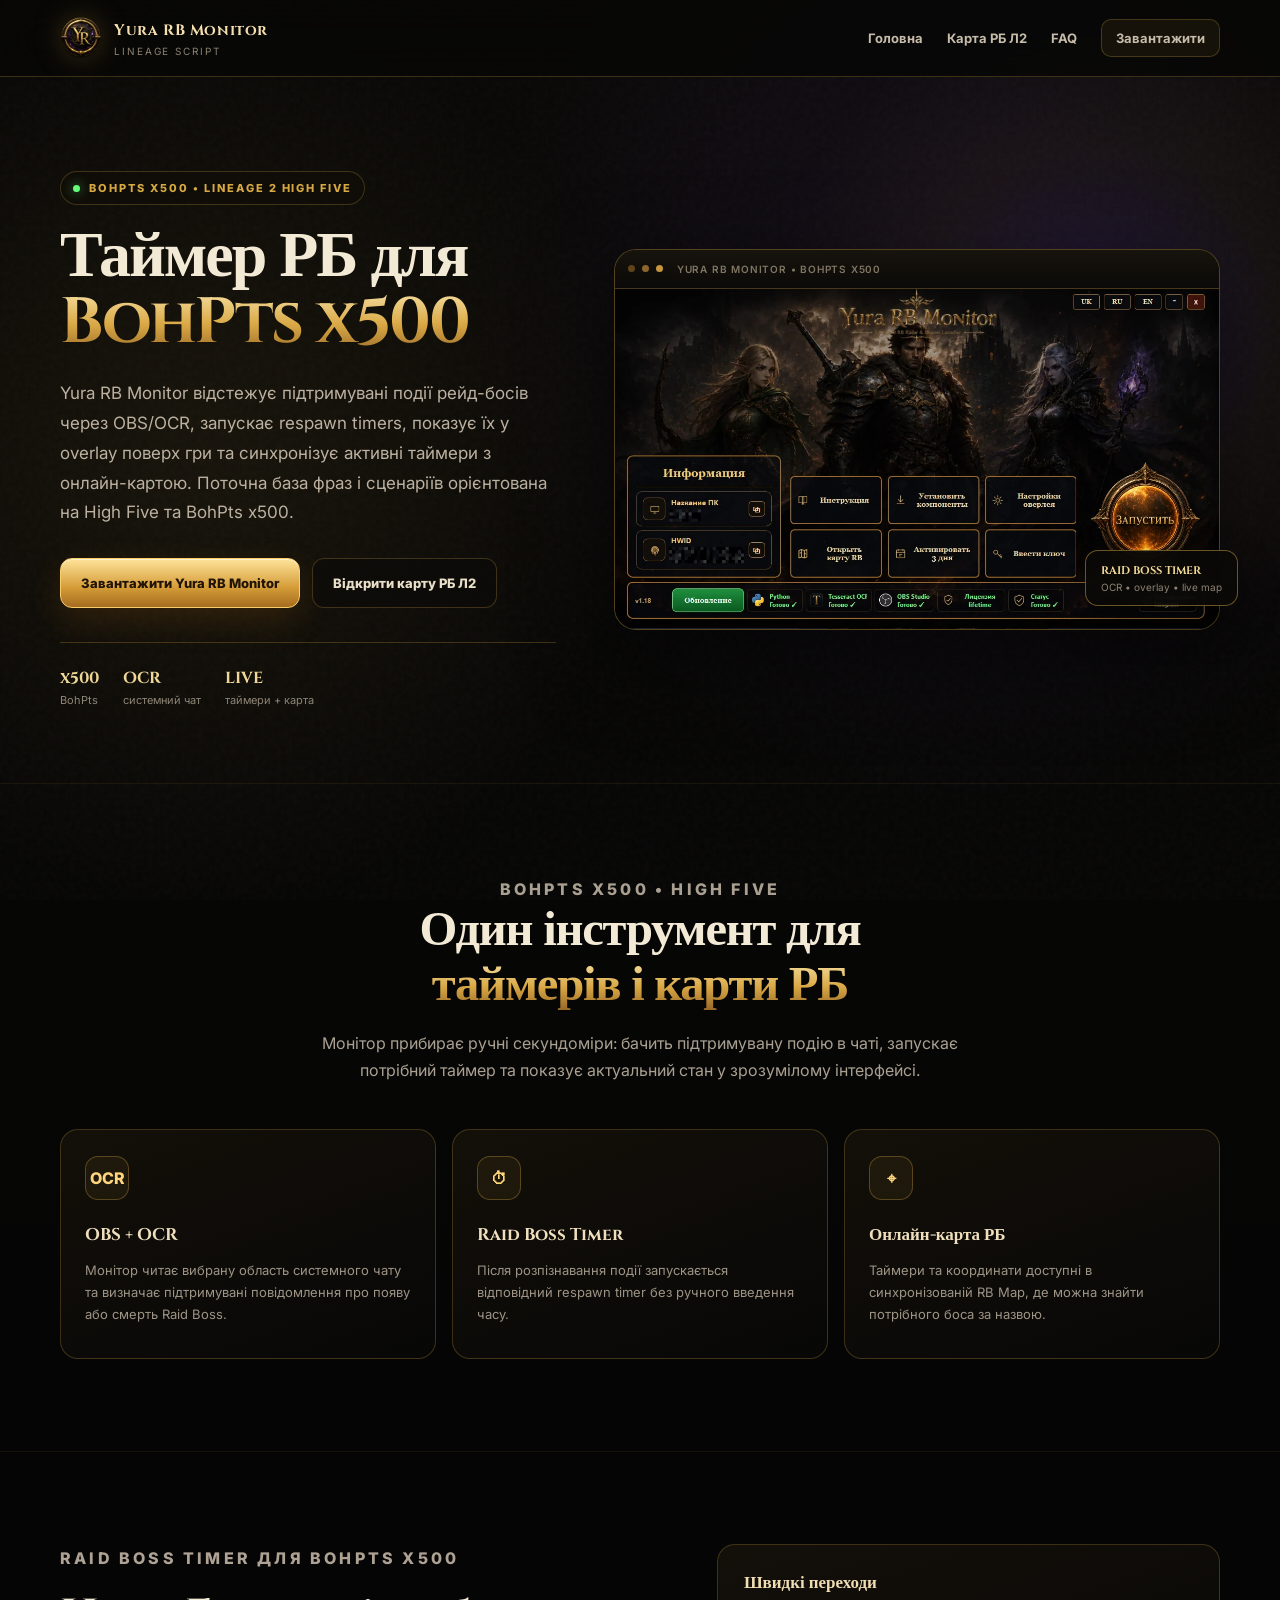
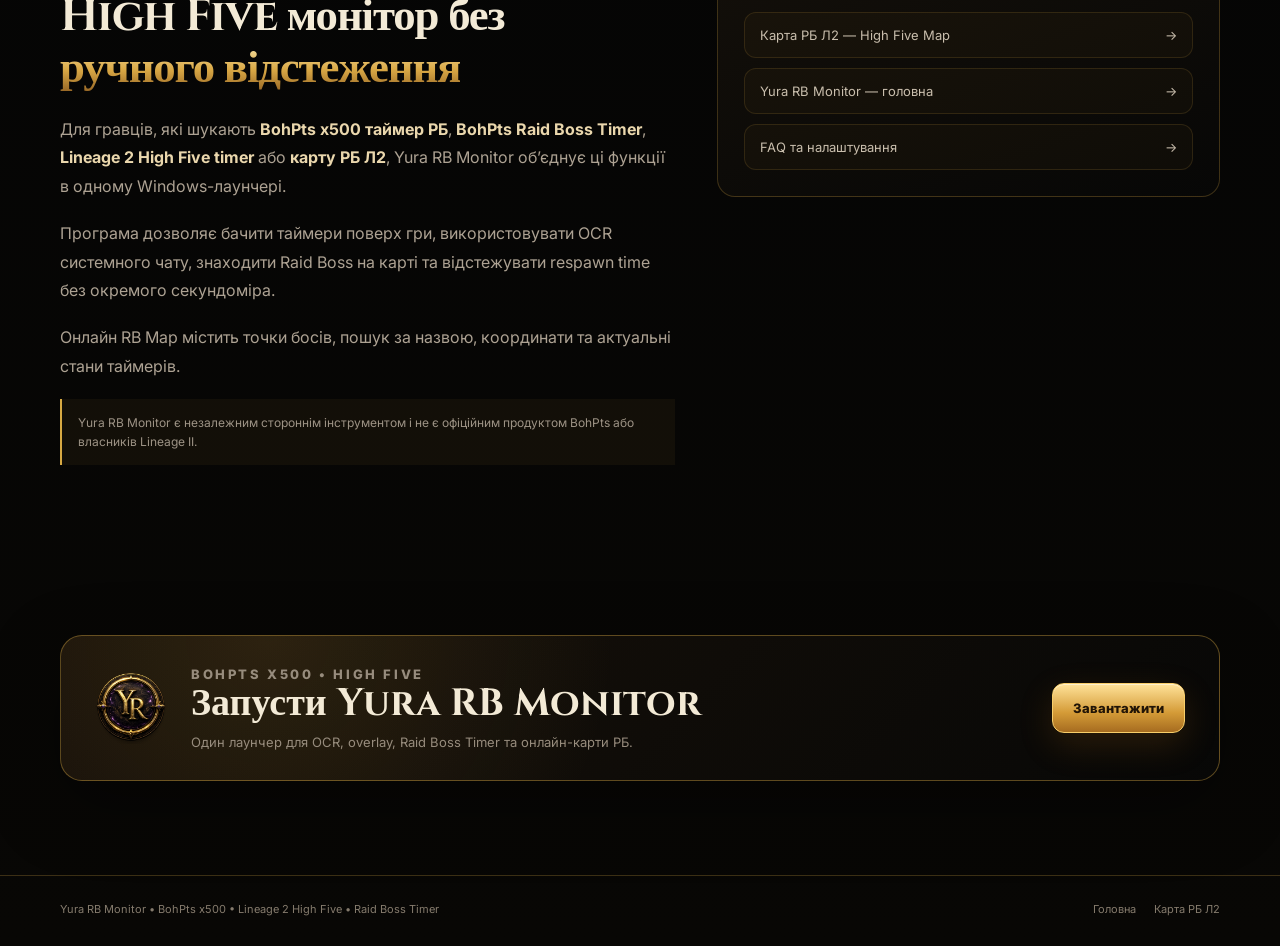
<file: bohpts-x500-rb-timer.html>
<!doctype html>
<html lang="uk">
<head>
  <meta charset="utf-8">
  <meta name="viewport" content="width=device-width, initial-scale=1">
  <title>BohPts x500 — таймер РБ Lineage 2 High Five | Yura RB Monitor</title>
  <meta name="description" content="Таймер РБ для BohPts x500 та Lineage 2 High Five: OBS OCR, respawn timer, overlay, карта РБ Л2, координати та live-синхронізація Yura RB Monitor.">
  <meta name="robots" content="index,follow,max-image-preview:large,max-snippet:-1">
  <link rel="canonical" href="https://lineage-script.com/bohpts-x500-rb-timer.html">
  <link rel="alternate" hreflang="uk" href="https://lineage-script.com/bohpts-x500-rb-timer.html">
  <link rel="alternate" hreflang="x-default" href="https://lineage-script.com/bohpts-x500-rb-timer.html">
  <link rel="icon" type="image/png" href="./assets/favicon.png">
  <link rel="preconnect" href="https://fonts.googleapis.com">
  <link rel="preconnect" href="https://fonts.gstatic.com" crossorigin>
  <link href="https://fonts.googleapis.com/css2?family=Cinzel:wght@500;600;700;800&family=Inter:wght@400;500;600;700;800&display=swap" rel="stylesheet">
  <link rel="stylesheet" href="./seo-landing.css">
  <meta property="og:type" content="website">
  <meta property="og:site_name" content="Yura RB Monitor">
  <meta property="og:title" content="BohPts x500 — таймер РБ Lineage 2 High Five">
  <meta property="og:description" content="Raid Boss Timer, OBS OCR, overlay та онлайн-карта РБ для Lineage 2 High Five / BohPts x500.">
  <meta property="og:url" content="https://lineage-script.com/bohpts-x500-rb-timer.html">
  <meta property="og:image" content="https://lineage-script.com/assets/launcher-uk.webp">
  <meta name="twitter:card" content="summary_large_image">
  <script type="application/ld+json">
  {"@context":"https://schema.org","@type":"SoftwareApplication","name":"Yura RB Monitor","applicationCategory":"UtilitiesApplication","operatingSystem":"Windows 10, Windows 11","url":"https://lineage-script.com/","downloadUrl":"https://github.com/Lineage-Script/Lineage2-RB-Monitor-BohPts/releases/latest/download/YuraRBMonitor_Client_latest.zip","description":"Raid Boss timer and live RB map for Lineage 2 High Five with OBS OCR and overlay."}
  </script>
</head>
<body>
  <header class="site-header">
    <div class="shell header-inner">
      <a class="brand" href="/">
        <span class="brand-mark"><img src="./assets/favicon.png" alt=""></span>
        <span class="brand-copy"><strong>Yura RB Monitor</strong><small>Lineage Script</small></span>
      </a>
      <nav class="main-nav" aria-label="Навігація">
        <a href="/">Головна</a>
        <a href="/lineage2-rb-map.html">Карта РБ Л2</a>
        <a href="/#faq">FAQ</a>
        <a class="nav-download" href="https://github.com/Lineage-Script/Lineage2-RB-Monitor-BohPts/releases/latest/download/YuraRBMonitor_Client_latest.zip">Завантажити</a>
      </nav>
    </div>
  </header>

  <main>
    <section class="hero">
      <div class="shell hero-grid">
        <div class="hero-copy">
          <div class="eyebrow"><i></i> BohPts x500 • Lineage 2 High Five</div>
          <h1>Таймер РБ для <span class="accent">BohPts x500</span></h1>
          <p class="hero-lead">Yura RB Monitor відстежує підтримувані події рейд-босів через OBS/OCR, запускає respawn timers, показує їх у overlay поверх гри та синхронізує активні таймери з онлайн-картою. Поточна база фраз і сценаріїв орієнтована на High Five та BohPts x500.</p>
          <div class="hero-actions">
            <a class="btn btn-primary" href="https://github.com/Lineage-Script/Lineage2-RB-Monitor-BohPts/releases/latest/download/YuraRBMonitor_Client_latest.zip">Завантажити Yura RB Monitor</a>
            <a class="btn btn-ghost" href="/lineage2-rb-map.html">Відкрити карту РБ Л2</a>
          </div>
          <div class="hero-points">
            <div><strong>x500</strong><span>BohPts</span></div>
            <div><strong>OCR</strong><span>системний чат</span></div>
            <div><strong>LIVE</strong><span>таймери + карта</span></div>
          </div>
        </div>

        <div class="visual">
          <div class="window">
            <div class="window-bar"><span></span><span></span><span></span><b>Yura RB Monitor • BohPts x500</b></div>
            <img src="./assets/launcher-uk.webp" alt="Yura RB Monitor BohPts x500 Lineage 2 High Five raid boss timer">
          </div>
          <div class="visual-note"><strong>RAID BOSS TIMER</strong><small>OCR • overlay • live map</small></div>
        </div>
      </div>
    </section>

    <section class="section">
      <div class="shell">
        <div class="section-heading">
          <p class="kicker">BohPts x500 • High Five</p>
          <h2>Один інструмент для <span class="accent">таймерів і карти РБ</span></h2>
          <p>Монітор прибирає ручні секундоміри: бачить підтримувану подію в чаті, запускає потрібний таймер та показує актуальний стан у зрозумілому інтерфейсі.</p>
        </div>
        <div class="cards">
          <article class="card"><div class="card-icon">OCR</div><h3>OBS + OCR</h3><p>Монітор читає вибрану область системного чату та визначає підтримувані повідомлення про появу або смерть Raid Boss.</p></article>
          <article class="card"><div class="card-icon">⏱</div><h3>Raid Boss Timer</h3><p>Після розпізнавання події запускається відповідний respawn timer без ручного введення часу.</p></article>
          <article class="card"><div class="card-icon">⌖</div><h3>Онлайн-карта РБ</h3><p>Таймери та координати доступні в синхронізованій RB Map, де можна знайти потрібного боса за назвою.</p></article>
        </div>
      </div>
    </section>

    <section class="section">
      <div class="shell content-grid">
        <article class="article">
          <p class="kicker">Raid Boss Timer для BohPts x500</p>
          <h2>High Five монітор без <span class="accent">ручного відстеження</span></h2>
          <p>Для гравців, які шукають <strong>BohPts x500 таймер РБ</strong>, <strong>BohPts Raid Boss Timer</strong>, <strong>Lineage 2 High Five timer</strong> або <strong>карту РБ Л2</strong>, Yura RB Monitor об’єднує ці функції в одному Windows-лаунчері.</p>
          <p>Програма дозволяє бачити таймери поверх гри, використовувати OCR системного чату, знаходити Raid Boss на карті та відстежувати respawn time без окремого секундоміра.</p>
          <p>Онлайн RB Map містить точки босів, пошук за назвою, координати та актуальні стани таймерів.</p>
          <div class="notice">Yura RB Monitor є незалежним стороннім інструментом і не є офіційним продуктом BohPts або власників Lineage II.</div>
        </article>
        <aside class="side-panel">
          <h3>Швидкі переходи</h3>
          <div class="link-list">
            <a href="/lineage2-rb-map.html"><span>Карта РБ Л2 — High Five Map</span><span>→</span></a>
            <a href="/"><span>Yura RB Monitor — головна</span><span>→</span></a>
            <a href="/#faq"><span>FAQ та налаштування</span><span>→</span></a>
          </div>
        </aside>
      </div>
    </section>

    <section class="cta">
      <div class="shell cta-panel">
        <div class="cta-logo"><img src="./assets/favicon.png" alt=""></div>
        <div class="cta-copy"><p class="kicker">BohPts x500 • High Five</p><h2>Запусти Yura RB Monitor</h2><p>Один лаунчер для OCR, overlay, Raid Boss Timer та онлайн-карти РБ.</p></div>
        <a class="btn btn-primary" href="https://github.com/Lineage-Script/Lineage2-RB-Monitor-BohPts/releases/latest/download/YuraRBMonitor_Client_latest.zip">Завантажити</a>
      </div>
    </section>
  </main>

  <footer class="site-footer">
    <div class="shell footer-inner">
      <span>Yura RB Monitor • BohPts x500 • Lineage 2 High Five • Raid Boss Timer</span>
      <div class="footer-links"><a href="/">Головна</a><a href="/lineage2-rb-map.html">Карта РБ Л2</a></div>
    </div>
  </footer>
</body>
</html>
</file>
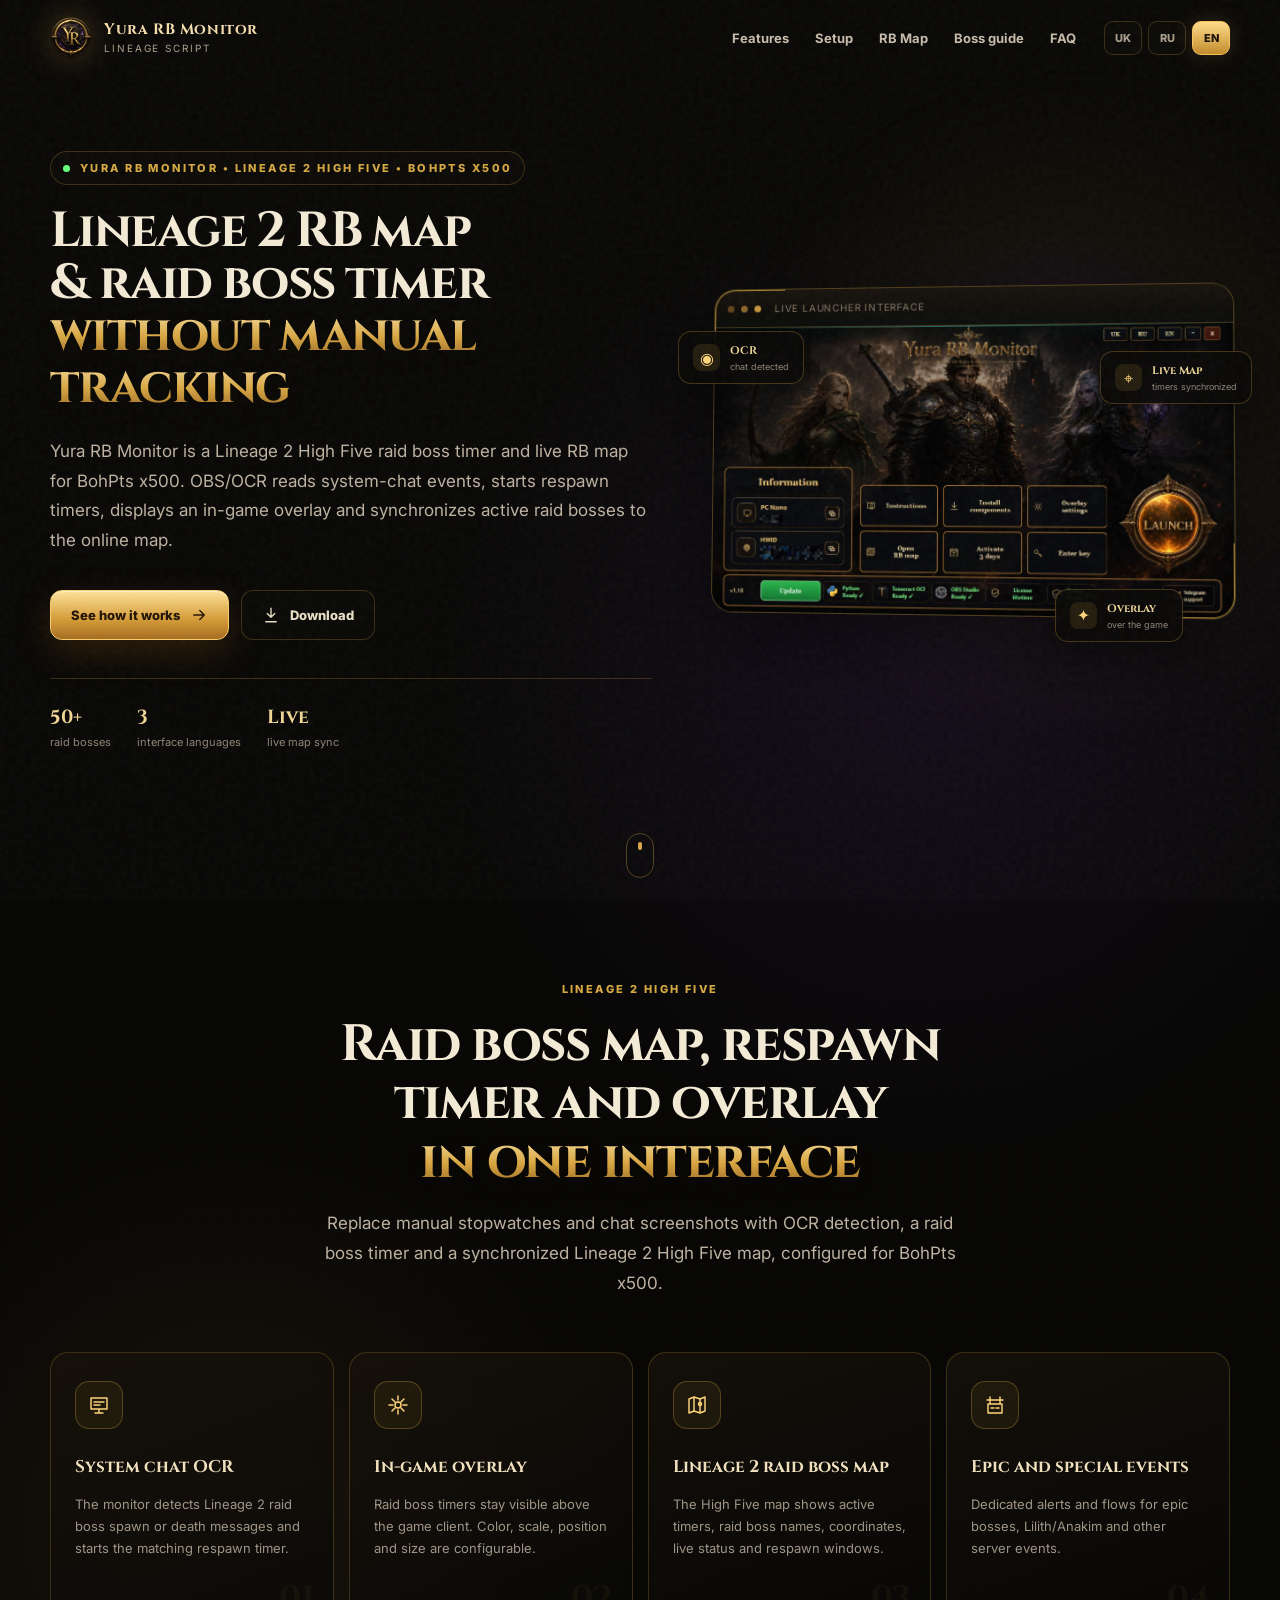
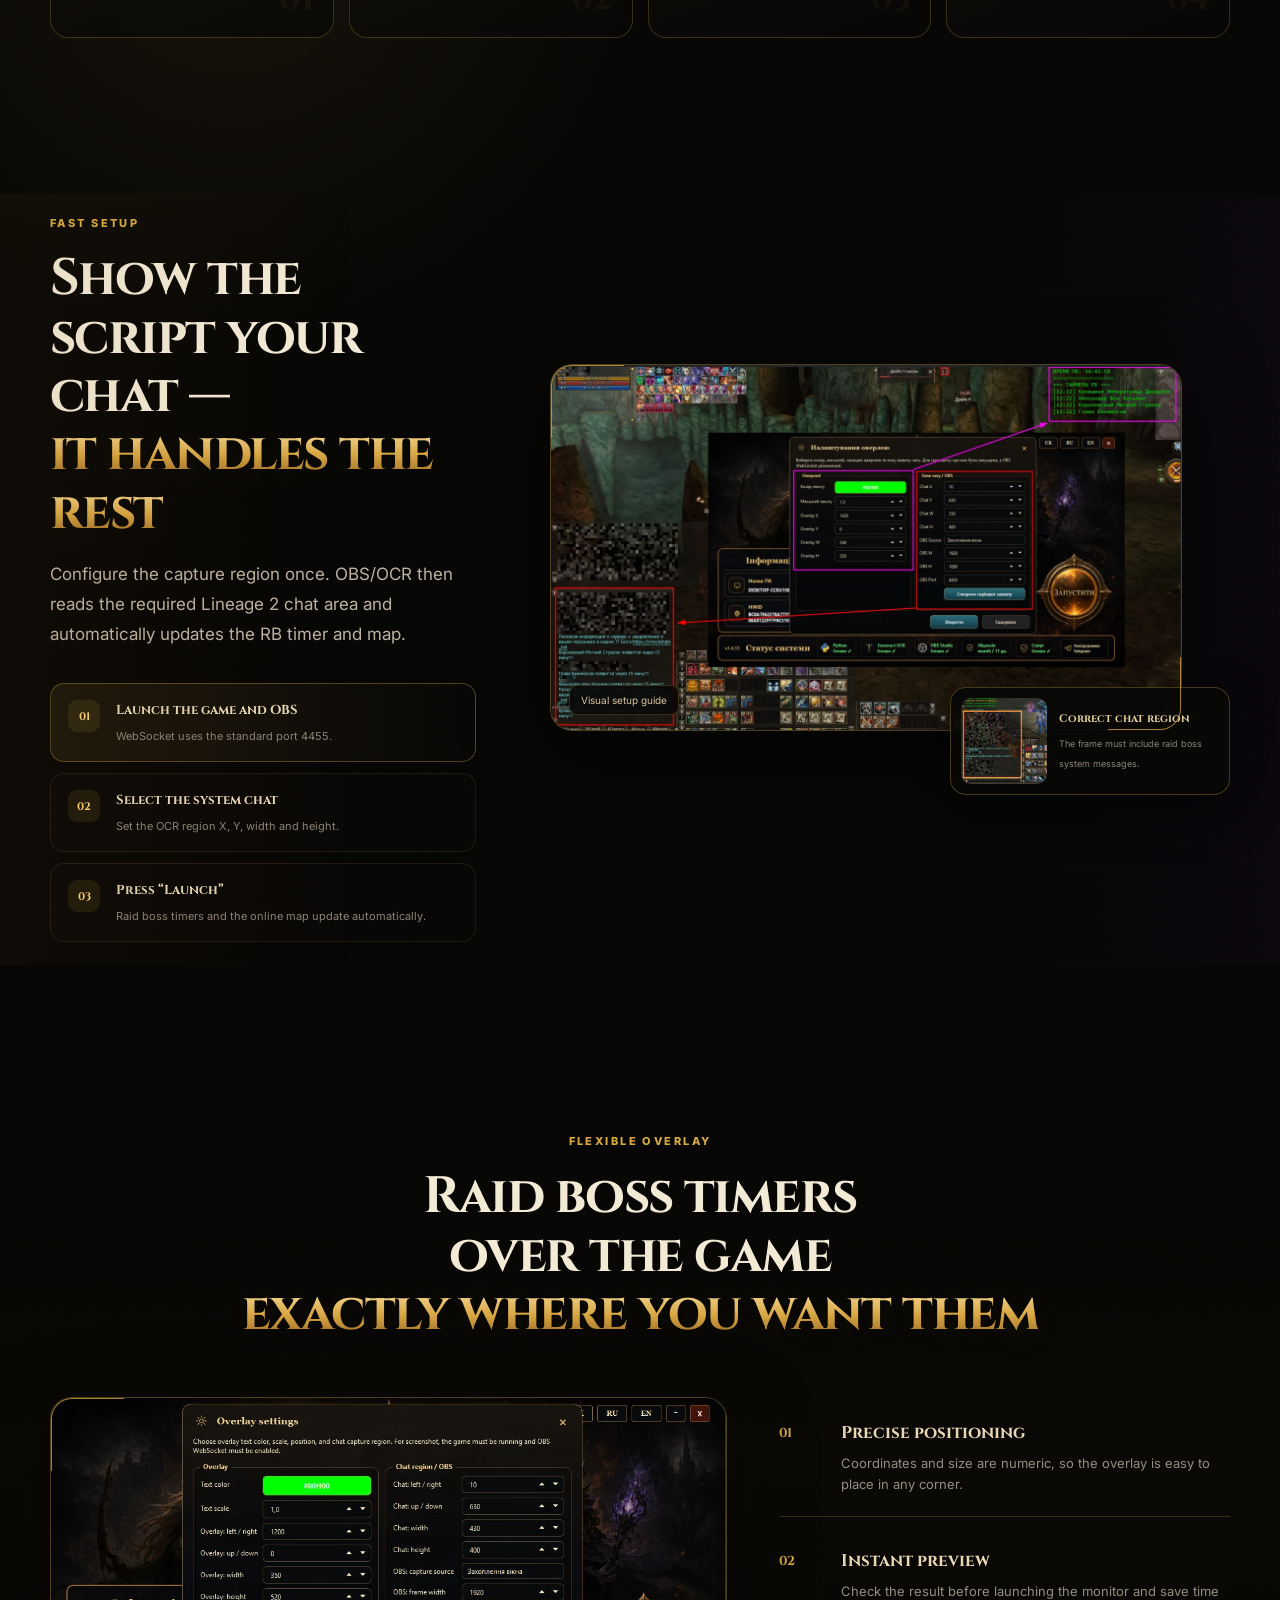
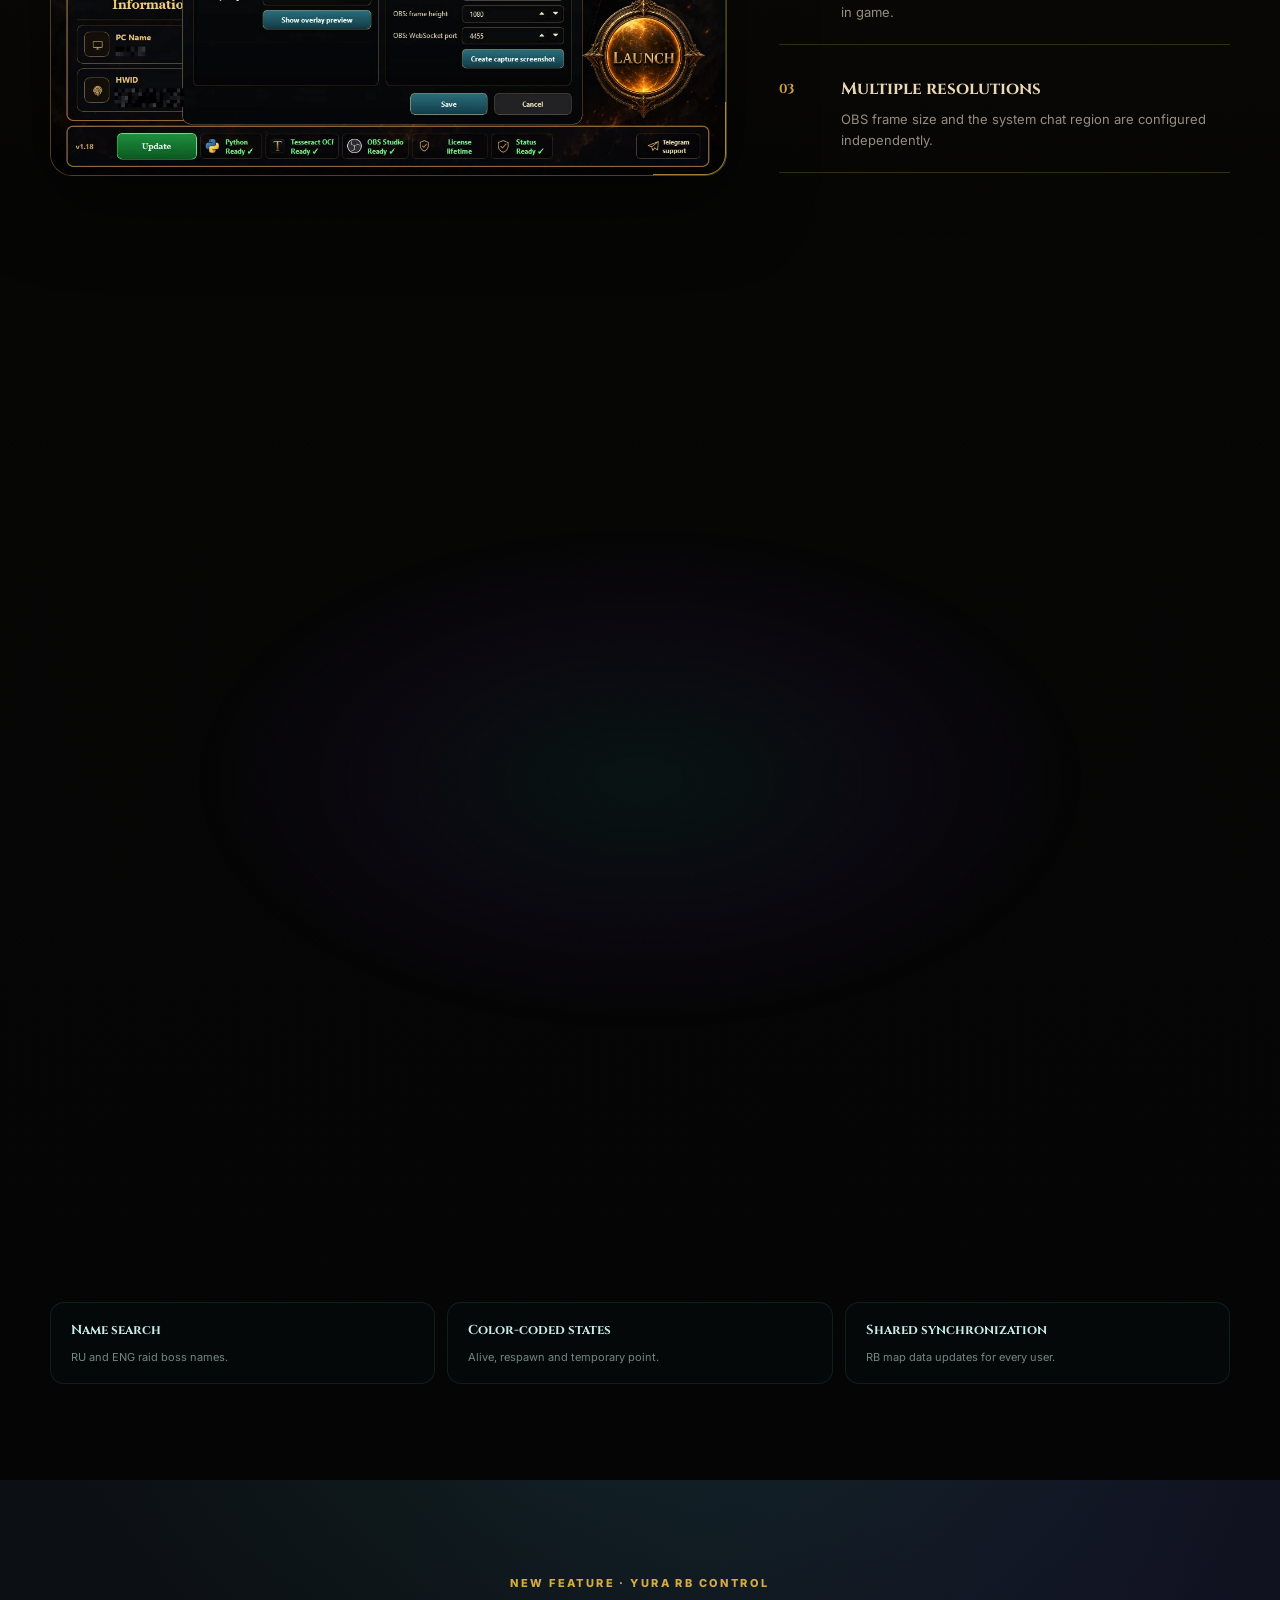
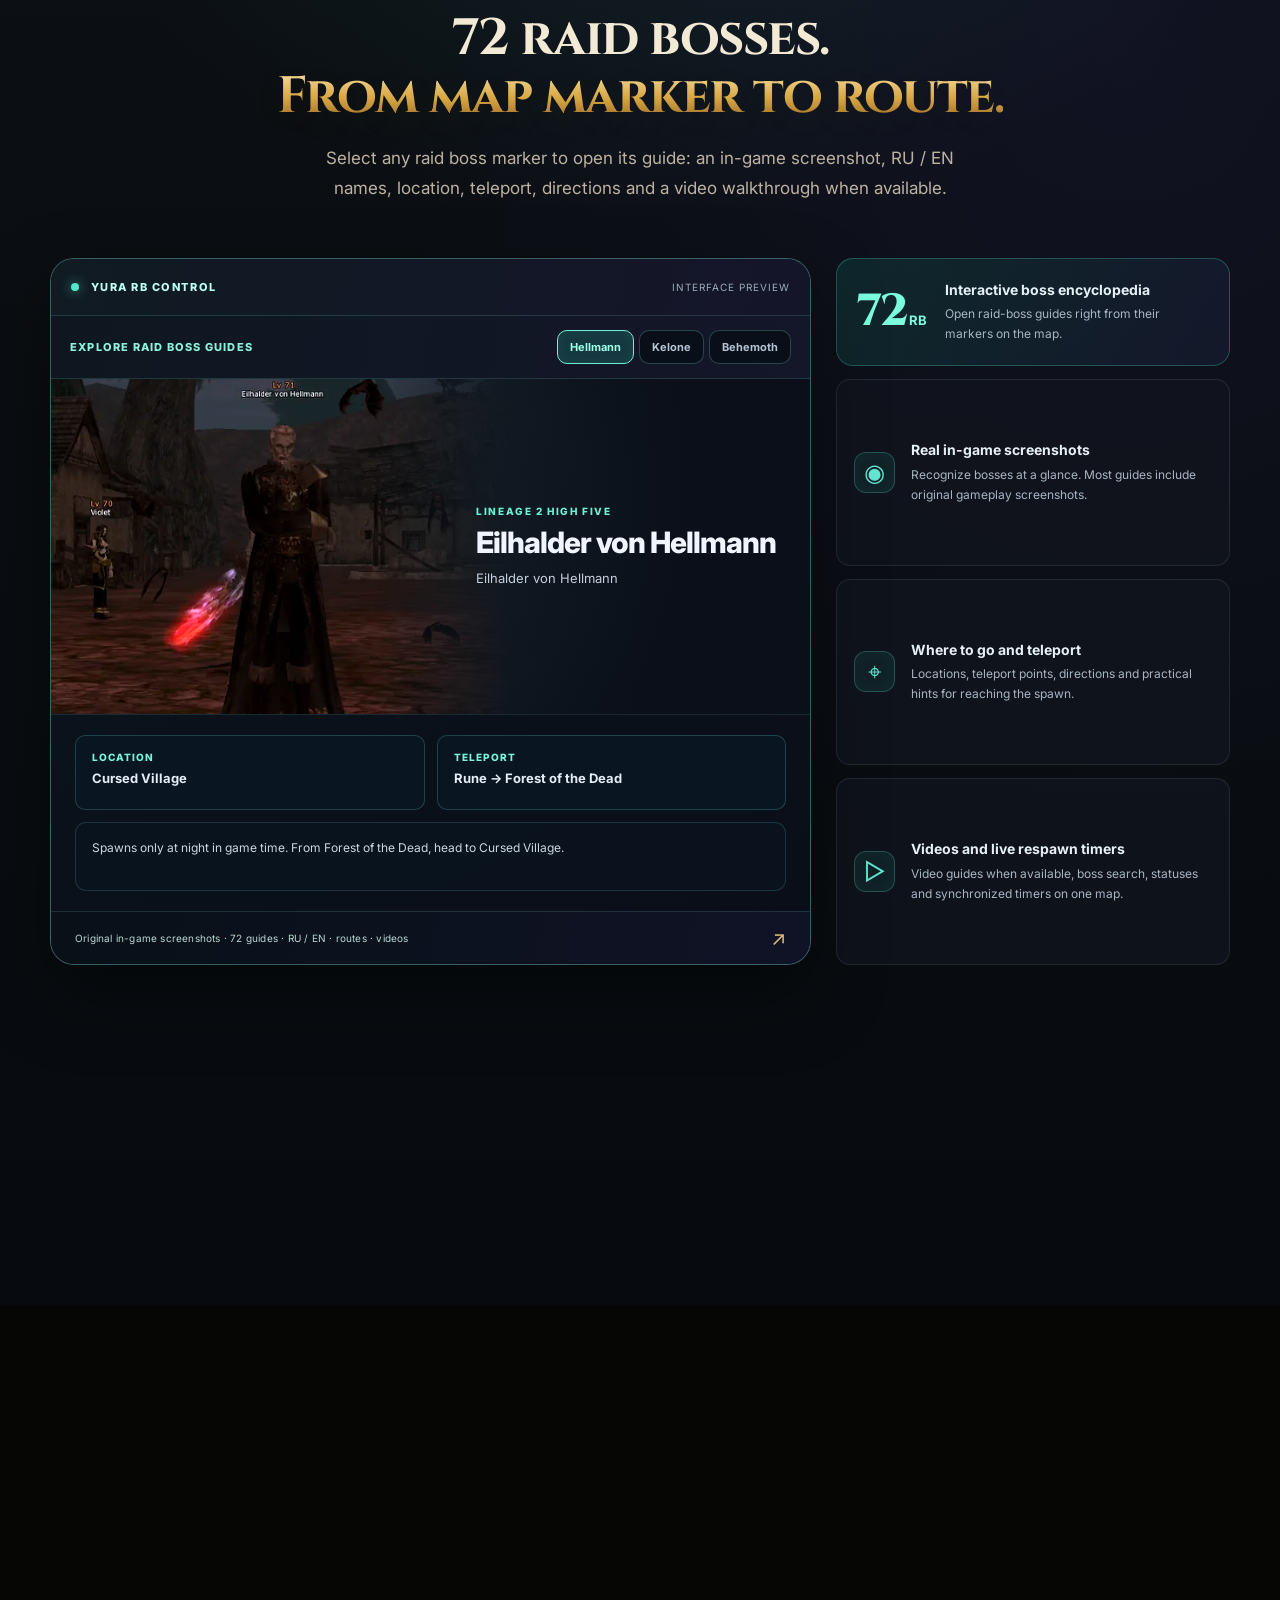
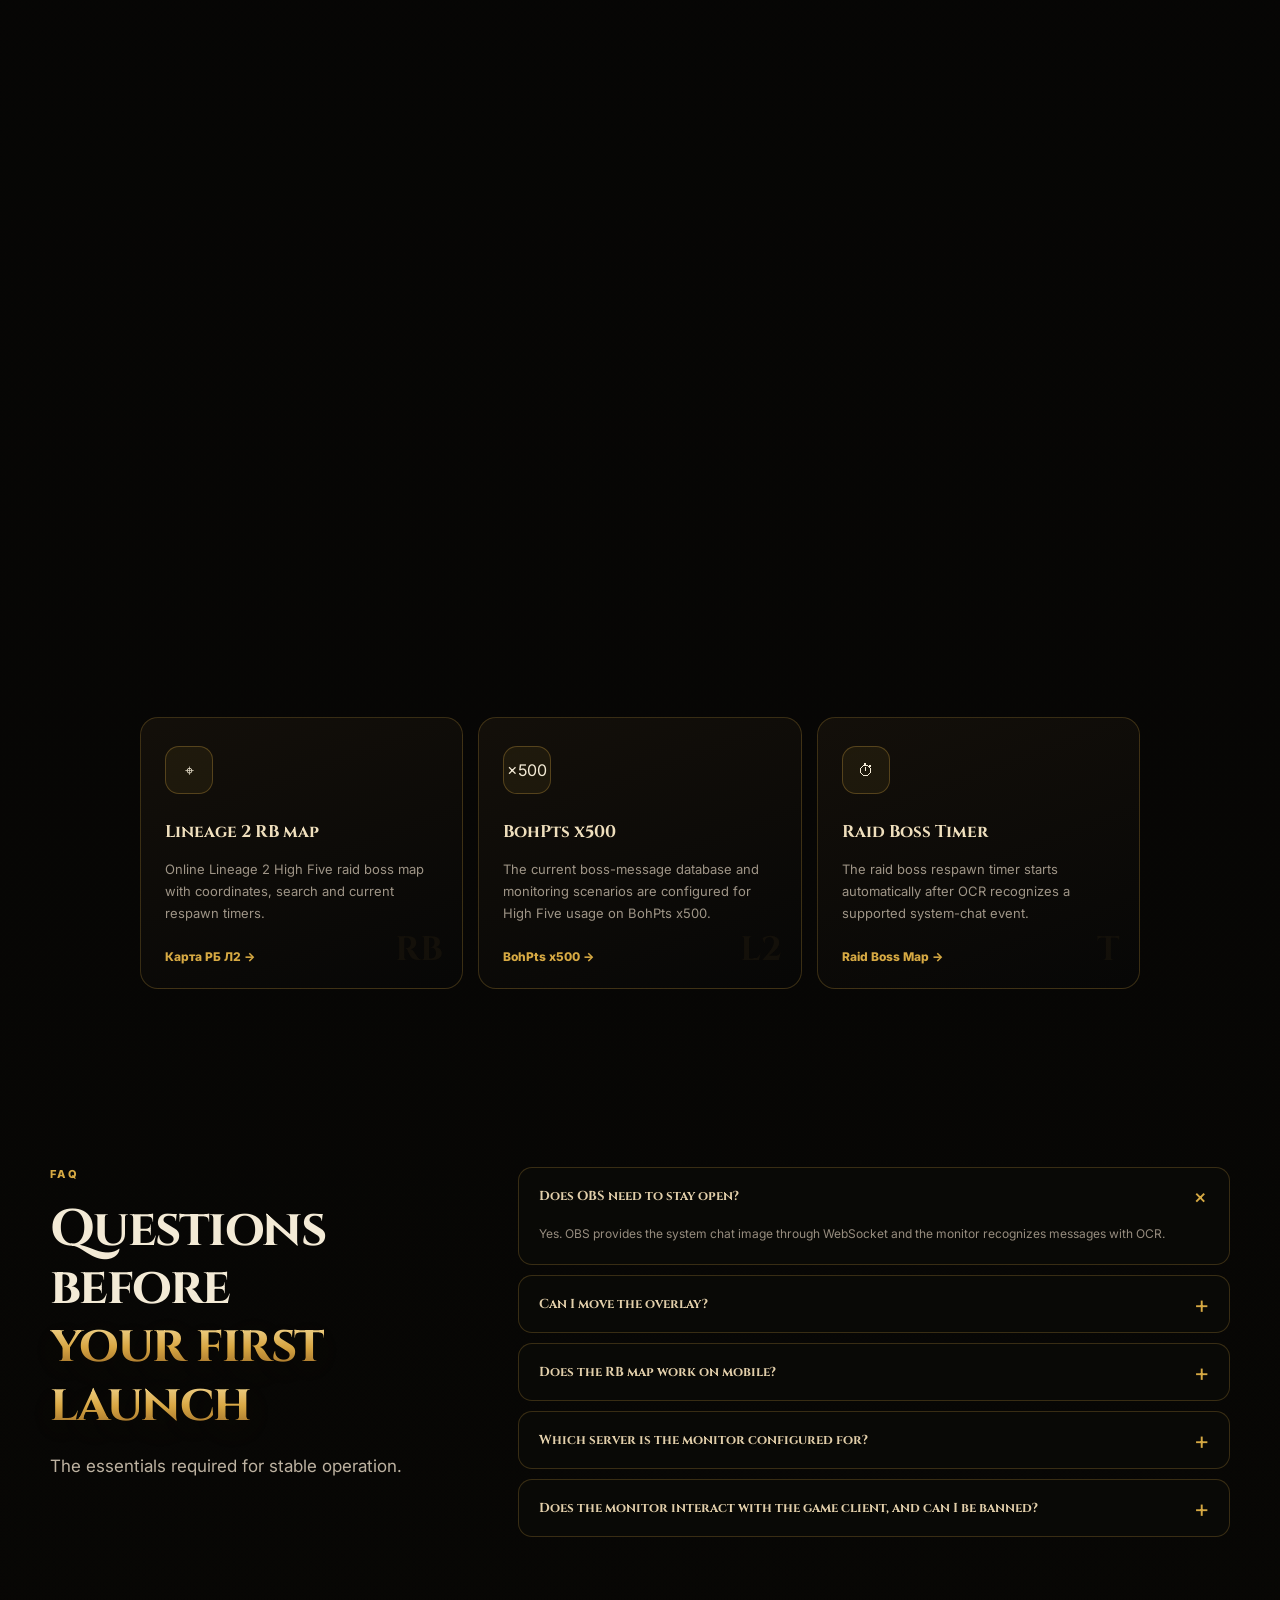
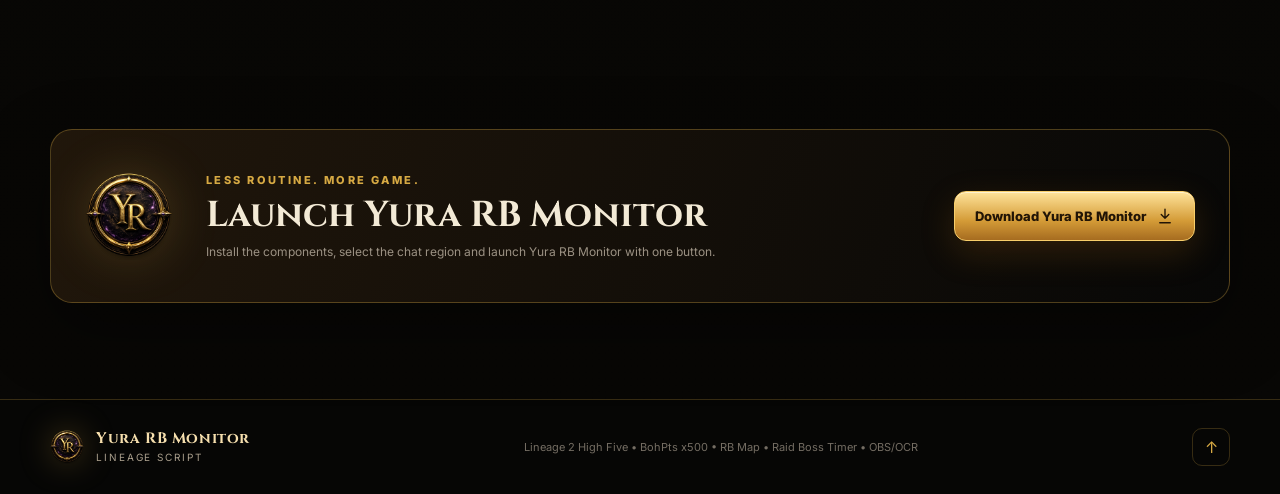
<file: en.html>
<!doctype html>
<html lang="uk">
<head>
  <meta charset="utf-8">
  <meta name="viewport" content="width=device-width, initial-scale=1">
<meta name="theme-color" content="#0a0806">
  <meta name="color-scheme" content="dark">
  <title>Yura RB Monitor — Lineage 2 Raid Boss Timer, OCR Overlay & Live Map</title>
  <meta name="description" content="Yura RB Monitor for Lineage 2 High Five: OBS/OCR raid boss detection, in-game overlay, respawn timers and synchronized live RB map.">
  <link rel="icon" type="image/png" href="./assets/favicon.png">
  <link rel="icon" href="./assets/favicon.ico" sizes="any">
  <link rel="preconnect" href="https://fonts.googleapis.com">
  <link rel="preconnect" href="https://fonts.gstatic.com" crossorigin>
  <link href="https://fonts.googleapis.com/css2?family=Cinzel:wght@500;600;700;800&family=Inter:wght@400;500;600;700;800&display=swap" rel="stylesheet">
  <link rel="stylesheet" href="./styles.css?v=rb-atlas-20261014-2">
</head>
<body>
  <div class="page-noise" aria-hidden="true"></div>
  <div class="sparks" id="sparks" aria-hidden="true"></div>

  <header class="site-header" id="top">
    <div class="shell header-inner">
      <a class="brand" href="#top" aria-label="Yura RB Monitor">
        <span class="brand-mark"><img src="./assets/favicon.png" alt=""></span>
        <span class="brand-copy">
          <strong>Yura RB Monitor</strong>
          <small>Lineage Script</small>
        </span>
      </a>

      <button class="menu-toggle" id="menuToggle" type="button" aria-expanded="false" aria-controls="mainNav">
        <span></span><span></span><span></span>
        <span class="sr-only">Menu</span>
      </button>

      <nav class="main-nav" id="mainNav" aria-label="Main navigation">
        <a href="#features" data-i18n="navFeatures">Можливості</a>
        <a href="#workflow" data-i18n="navSetup">Налаштування</a>
        <a href="#map" data-i18n="navMap">Карта РБ</a>
        <a href="#rb-guide" data-i18n="navGuide">Довідник РБ</a>
        <a href="#faq" data-i18n="navFaq">FAQ</a>
      </nav>

      <div class="lang-switch" aria-label="Language">
        <button type="button" data-lang="uk" class="active">UK</button>
        <button type="button" data-lang="ru">RU</button>
        <button type="button" data-lang="en">EN</button>
      </div>
    </div>
  </header>

  <main>
    <section class="hero section">
      <div class="hero-aura" aria-hidden="true"></div>
      <div class="shell hero-grid">
        <div class="hero-copy reveal">
          <div class="eyebrow">
            <span class="pulse-dot"></span>
            <span data-i18n="previewBadge">Yura RB Monitor • Lineage 2 High Five</span>
          </div>
          <h1 data-i18n-html="heroTitle">
            Контроль рейд-босів<br><span>без ручних таймерів</span>
          </h1>
          <p class="hero-lead" data-i18n="heroLead">
            OCR зчитує системний чат Lineage 2, запускає таймери, показує їх поверх гри та синхронізує активних РБ на онлайн-карті.
          </p>
          <div class="hero-actions">
            <a class="btn btn-primary" href="#workflow">
              <span data-i18n="heroPrimary">Подивитися, як працює</span>
              <svg viewBox="0 0 24 24" aria-hidden="true"><path d="M5 12h14M13 6l6 6-6 6"/></svg>
            </a>
            <a class="btn btn-ghost" href="https://github.com/Lineage-Script/Lineage2-RB-Monitor-BohPts/releases/latest/download/YuraRBMonitor_Client_latest.zip">
              <svg viewBox="0 0 24 24" aria-hidden="true"><path d="M12 3v12m0 0 5-5m-5 5-5-5M5 21h14"/></svg>
              <span data-i18n="download">Завантажити</span>
            </a>
          </div>
          <div class="hero-metrics">
            <div><strong>50+</strong><span data-i18n="metricBosses">рейд-босів</span></div>
            <div><strong>3</strong><span data-i18n="metricLanguages">мови інтерфейсу</span></div>
            <div><strong>Live</strong><span data-i18n="metricMap">синхронізація карти</span></div>
          </div>
        </div>

        <div class="hero-visual reveal delay-1" id="heroVisual">
          <div class="frame frame-hero tilt">
            <div class="frame-top">
              <span class="window-dot"></span><span class="window-dot"></span><span class="window-dot"></span>
              <span data-i18n="liveInterface">Живий інтерфейс лаунчера</span>
            </div>
            <button class="image-button" type="button" data-lightbox data-lang-image="launcher">
              <img id="heroImage" src="./assets/launcher-uk.webp" alt="Yura RB Monitor launcher interface">
            </button>
            <div class="scan-line"></div>
          </div>
          <div class="float-card float-ocr">
            <span class="float-icon">◉</span>
            <div><strong>OCR</strong><small data-i18n="ocrStatus">чат розпізнано</small></div>
          </div>
          <div class="float-card float-map">
            <span class="float-icon">⌖</span>
            <div><strong>Live Map</strong><small data-i18n="mapStatus">таймери синхронізовано</small></div>
          </div>
          <div class="float-card float-overlay">
            <span class="float-icon">✦</span>
            <div><strong>Overlay</strong><small data-i18n="overlayStatus">поверх гри</small></div>
          </div>
        </div>
      </div>
      <a class="scroll-cue" href="#features" aria-label="Scroll">
        <span></span>
      </a>
    </section>

    <section class="section compact" id="features">
      <div class="shell">
        <div class="section-heading reveal">
          <p class="kicker" data-i18n="whyKicker">Єдина система</p>
          <h2 data-i18n-html="whyTitle">Усе потрібне для фарму РБ<br><span>в одному інтерфейсі</span></h2>
          <p data-i18n="whyLead">Замість ручних секундомірів, скрінів у чаті та постійного перемикання між вікнами.</p>
        </div>
        <div class="feature-grid">
          <article class="feature-card reveal tilt">
            <div class="icon-shell">
              <svg viewBox="0 0 24 24" aria-hidden="true"><path d="M4 5h16v11H4zM8 20h8M12 16v4M7 9h10M7 12h6"/></svg>
            </div>
            <h3 data-i18n="featureOcrTitle">OCR системного чату</h3>
            <p data-i18n="featureOcrText">Скрипт знаходить повідомлення про появу або смерть РБ та запускає потрібний таймер.</p>
            <span class="feature-index">01</span>
          </article>

          <article class="feature-card reveal delay-1 tilt">
            <div class="icon-shell">
              <svg viewBox="0 0 24 24" aria-hidden="true"><path d="M12 3v4M12 17v4M3 12h4M17 12h4M6 6l3 3M15 15l3 3M18 6l-3 3M9 15l-3 3"/><circle cx="12" cy="12" r="3"/></svg>
            </div>
            <h3 data-i18n="featureOverlayTitle">Ігровий overlay</h3>
            <p data-i18n="featureOverlayText">Таймери завжди видно поверх клієнта. Колір, масштаб, позиція та розмір налаштовуються.</p>
            <span class="feature-index">02</span>
          </article>

          <article class="feature-card reveal delay-2 tilt">
            <div class="icon-shell">
              <svg viewBox="0 0 24 24" aria-hidden="true"><path d="M4 6l5-2 6 2 5-2v14l-5 2-6-2-5 2zM9 4v14M15 6v14"/><circle cx="15" cy="11" r="1.5"/></svg>
            </div>
            <h3 data-i18n="featureMapTitle">Онлайн-карта РБ</h3>
            <p data-i18n="featureMapText">Активні таймери з’являються на карті з назвами, координатами та станом респу.</p>
            <span class="feature-index">03</span>
          </article>

          <article class="feature-card reveal delay-3 tilt">
            <div class="icon-shell">
              <svg viewBox="0 0 24 24" aria-hidden="true"><path d="M4 7h16M7 4v6M17 4v6M5 11h14v9H5zM8 15h3M13 15h3"/></svg>
            </div>
            <h3 data-i18n="featureEpicTitle">Епік та спеціальні події</h3>
            <p data-i18n="featureEpicText">Окремі повідомлення й сценарії для епік-босів, Lilith/Anakim та інших серверних подій.</p>
            <span class="feature-index">04</span>
          </article>
        </div>
      </div>
    </section>

    <section class="section workflow-section" id="workflow">
      <div class="shell split-layout">
        <div class="content-column reveal">
          <p class="kicker" data-i18n="workflowKicker">Швидке налаштування</p>
          <h2 data-i18n-html="workflowTitle">Покажи скрипту чат —<br><span>решту він зробить сам</span></h2>
          <p class="section-copy" data-i18n="workflowLead">
            Зона захвату налаштовується один раз. Після цього OCR читає лише потрібну частину вікна та не заважає грі.
          </p>

          <ol class="steps">
            <li class="active">
              <span>01</span>
              <div><strong data-i18n="step1Title">Запусти гру та OBS</strong><small data-i18n="step1Text">WebSocket працює на стандартному порту 4455.</small></div>
            </li>
            <li>
              <span>02</span>
              <div><strong data-i18n="step2Title">Виділи системний чат</strong><small data-i18n="step2Text">Вкажи X, Y, ширину та висоту області OCR.</small></div>
            </li>
            <li>
              <span>03</span>
              <div><strong data-i18n="step3Title">Натисни «Запустити»</strong><small data-i18n="step3Text">Таймери й карта оновлюються автоматично.</small></div>
            </li>
          </ol>
        </div>

        <div class="visual-stack reveal delay-1">
          <div class="frame ornate-frame">
            <button class="image-button" type="button" data-lightbox>
              <img src="./assets/setup-guide.webp" alt="Visual guide for overlay and OCR capture settings" loading="lazy">
            </button>
            <span class="visual-label" data-i18n="visualGuide">Візуальна інструкція</span>
          </div>
          <div class="mini-frame">
            <button class="image-button" type="button" data-lightbox>
              <img src="./assets/chat-guide.webp" alt="Chat capture region example" loading="lazy">
            </button>
            <div>
              <strong data-i18n="chatAreaTitle">Правильна зона чату</strong>
              <small data-i18n="chatAreaText">У кадрі мають бути системні повідомлення про РБ.</small>
            </div>
          </div>
        </div>
      </div>
    </section>

    <section class="section settings-section">
      <div class="shell">
        <div class="section-heading reveal">
          <p class="kicker" data-i18n="settingsKicker">Гнучкий overlay</p>
          <h2 data-i18n-html="settingsTitle">Виглядає так, як зручно<br><span>саме на твоєму екрані</span></h2>
        </div>

        <div class="showcase-grid">
          <div class="showcase-visual reveal">
            <div class="frame frame-wide">
              <button class="image-button" type="button" data-lightbox data-lang-image="settings">
                <img id="settingsImage" src="./assets/settings-uk.webp" alt="Localized overlay settings interface" loading="lazy">
              </button>
            </div>
          </div>
          <div class="showcase-copy reveal delay-1">
            <div class="detail-item">
              <span class="detail-number">01</span>
              <div><h3 data-i18n="detail1Title">Точне позиціонування</h3><p data-i18n="detail1Text">Координати та розмір задаються чисельно, тому overlay легко поставити в потрібний кут.</p></div>
            </div>
            <div class="detail-item">
              <span class="detail-number">02</span>
              <div><h3 data-i18n="detail2Title">Попередній перегляд</h3><p data-i18n="detail2Text">Перевір результат до запуску монітора та не витрачай час у грі.</p></div>
            </div>
            <div class="detail-item">
              <span class="detail-number">03</span>
              <div><h3 data-i18n="detail3Title">Підтримка різних роздільностей</h3><p data-i18n="detail3Text">Окремо задається розмір кадру OBS і зона системного чату.</p></div>
            </div>
          </div>
        </div>
      </div>
    </section>

    <section class="section map-section" id="map">
      <div class="map-glow" aria-hidden="true"></div>
      <div class="shell">
        <div class="section-heading reveal">
          <p class="kicker" data-i18n="mapKicker">Жива карта</p>
          <h2 data-i18n-html="mapTitle">Побач РБ на карті<br><span>раніше, ніж шукатимеш вручну</span></h2>
          <p data-i18n="mapLead">Перемикай мову назв, шукай потрібного боса й стеж за активними таймерами з будь-якого пристрою.</p>
        </div>

        <div class="map-browser reveal">
          <div class="browser-bar">
            <span></span><span></span><span></span>
            <div class="address">lineage-script.com / rb-map</div>
            <div class="secure">● LIVE</div>
          </div>
          <button class="image-button" type="button" data-lightbox data-lang-image="map">
            <img id="mapImage" src="./assets/map-ru.webp" alt="Yura RB Control live map" loading="lazy">
          </button>
          <div class="map-hotspot hotspot-a"><i></i><span data-i18n="hotspotSearch">Пошук РБ</span></div>
          <div class="map-hotspot hotspot-b"><i></i><span data-i18n="hotspotTimer">Активний таймер</span></div>
          <div class="map-hotspot hotspot-c"><i></i><span data-i18n="hotspotPoint">Точка на карті</span></div>
        </div>

        <div class="map-benefits">
          <div class="reveal"><strong data-i18n="mapBenefit1Title">Пошук за назвою</strong><span data-i18n="mapBenefit1Text">RU та ENG назви босів.</span></div>
          <div class="reveal delay-1"><strong data-i18n="mapBenefit2Title">Стани кольорами</strong><span data-i18n="mapBenefit2Text">Живий, респ та тимчасова точка.</span></div>
          <div class="reveal delay-2"><strong data-i18n="mapBenefit3Title">Спільна синхронізація</strong><span data-i18n="mapBenefit3Text">Дані оновлюються для всіх користувачів.</span></div>
        </div>
      </div>
    </section>

    <!-- RAID BOSS ATLAS · in-game screenshots, routes and video guides -->
    <section class="section rb-atlas-section" id="rb-guide" aria-labelledby="rb-atlas-title">
      <div class="rb-atlas-aura" aria-hidden="true"></div>
      <div class="shell">
        <div class="section-heading reveal rb-atlas-heading">
          <p class="kicker" data-i18n="atlasKicker">НОВА ФУНКЦІЯ · YURA RB CONTROL</p>
          <h2 id="rb-atlas-title" data-i18n-html="atlasTitle">72 рейд-боси.<br><span>Від маркера — до маршруту.</span></h2>
          <p data-i18n="atlasLead">Натисни на будь-якого РБ на онлайн-карті та відкрий його довідник: ігровий скриншот, назви RU / EN, локація, телепорт, як дістатися і відео за наявності.</p>
        </div>
        <div class="rb-atlas-layout">
          <div class="rb-atlas-stage reveal" aria-label="Попередній перегляд онлайн-карти РБ">
            <div class="rb-atlas-stage-top">
              <span class="rb-atlas-live"><span></span> YURA RB CONTROL</span>
              <span class="rb-atlas-stage-counter" data-i18n="atlasPreviewTag">ПРИКЛАД ІНТЕРФЕЙСУ</span>
            </div>
            <!-- Actual boss screenshots are featured below; no blurred map underneath. -->
            <div class="rb-atlas-showcase" aria-label="Raid Boss guide examples">
              <div class="rb-atlas-showcase-top">
                <span class="rb-atlas-showcase-label" data-i18n="atlasChooseBoss">ПЕРЕГЛЯНЬ КАРТКИ РБ</span>
                <div class="rb-atlas-tabs" role="tablist" aria-label="Raid Boss">
                  <button class="rb-atlas-tab" type="button" id="rb-tab-hellmann" role="tab" data-rb-atlas-tab="hellmann" aria-selected="true" aria-controls="rb-panel-hellmann" data-i18n="atlasTabHellmann">Хельман</button>
                  <button class="rb-atlas-tab" type="button" id="rb-tab-kelone" role="tab" data-rb-atlas-tab="kelone" aria-selected="false" aria-controls="rb-panel-kelone" tabindex="-1" data-i18n="atlasTabKelone">Келона</button>
                  <button class="rb-atlas-tab" type="button" id="rb-tab-behemoth" role="tab" data-rb-atlas-tab="behemoth" aria-selected="false" aria-controls="rb-panel-behemoth" tabindex="-1" data-i18n="atlasTabBehemoth">Бехимос</button>
                </div>
              </div>
              <article class="rb-atlas-panel" id="rb-panel-hellmann" data-rb-atlas-panel="hellmann" role="tabpanel" aria-labelledby="rb-tab-hellmann">
                <div class="rb-atlas-portrait"><img src="./assets/rb-guide-hellmann.webp" alt="Eilhalder von Hellmann — original game screenshot" loading="lazy" width="300" height="225"><div class="rb-atlas-hero-copy"><span>LINEAGE 2 HIGH FIVE</span><strong data-i18n="atlasBossName">Айнхалдер фон Хельман</strong><small>Eilhalder von Hellmann</small></div></div>
                <div class="rb-atlas-panel-body">
                  <span class="rb-atlas-eyebrow" data-i18n="atlasCardLabel">ПРИКЛАД КАРТКИ РБ</span>
                  <h3 data-i18n="atlasBossName">Айнхалдер фон Хельман</h3>
                  <div class="rb-atlas-subtitle">Eilhalder von Hellmann <span class="rb-atlas-level">LV. 71</span></div>
                  <div class="rb-atlas-details">
                    <div><span data-i18n="atlasSampleLocationLabel">Локація</span><b data-i18n="atlasSampleLocation">Прокляте село</b></div>
                    <div><span data-i18n="atlasSampleTeleportLabel">Телепорт</span><b>Rune → Forest of the Dead</b></div>
                  </div>
                  <p class="rb-atlas-walk" data-i18n="atlasWalkHellmann">З'являється лише вночі за ігровим часом. Від Forest of the Dead прямуй до Cursed Village.</p>
                </div>
              </article>
              <article class="rb-atlas-panel" id="rb-panel-kelone" data-rb-atlas-panel="kelone" role="tabpanel" aria-labelledby="rb-tab-kelone" hidden>
                <div class="rb-atlas-portrait"><img src="./assets/rb-guide-kelone.webp" alt="Kernon's Faithful Servant Kelone — original game screenshot" loading="lazy" width="300" height="225"><div class="rb-atlas-hero-copy"><span>LINEAGE 2 HIGH FIVE</span><strong data-i18n="atlasBossKelone">Відьма Келона</strong><small>Kernon&#39;s Faithful Servant Kelone</small></div></div>
                <div class="rb-atlas-panel-body">
                  <span class="rb-atlas-eyebrow" data-i18n="atlasCardLabel">ПРИКЛАД КАРТКИ РБ</span>
                  <h3 data-i18n="atlasBossKelone">Відьма Келона</h3>
                  <div class="rb-atlas-subtitle">Kernon's Faithful Servant Kelone</div>
                  <div class="rb-atlas-details">
                    <div><span data-i18n="atlasSampleLocationLabel">Локація</span><b data-i18n="atlasLocationKelone">Розпечені Топі</b></div>
                    <div><span data-i18n="atlasSampleTeleportLabel">Телепорт</span><b>Aden → Blazing Swamp</b></div>
                  </div>
                  <p class="rb-atlas-walk" data-i18n="atlasWalkKelone">Спустися до лавової низини, тримайся правого схилу та рухайся до місця появи боса.</p>
                </div>
              </article>
              <article class="rb-atlas-panel" id="rb-panel-behemoth" data-rb-atlas-panel="behemoth" role="tabpanel" aria-labelledby="rb-tab-behemoth" hidden>
                <div class="rb-atlas-portrait"><img src="./assets/rb-guide-behemoth.webp" alt="Behemoth Leader — original game screenshot" loading="lazy" width="300" height="225"><div class="rb-atlas-hero-copy"><span>LINEAGE 2 HIGH FIVE</span><strong data-i18n="atlasBossBehemoth">Глава Бехимосів</strong><small>Behemoth Leader</small></div></div>
                <div class="rb-atlas-panel-body">
                  <span class="rb-atlas-eyebrow" data-i18n="atlasCardLabel">ПРИКЛАД КАРТКИ РБ</span>
                  <h3 data-i18n="atlasBossBehemoth">Глава Бехимосів</h3>
                  <div class="rb-atlas-subtitle">Behemoth Leader</div>
                  <div class="rb-atlas-details">
                    <div><span data-i18n="atlasSampleLocationLabel">Локація</span><b>Antharas Lair</b></div>
                    <div><span data-i18n="atlasSampleTeleportLabel">Телепорт</span><b>Giran / Hunters Village → Antharas Lair</b></div>
                  </div>
                  <p class="rb-atlas-walk" data-i18n="atlasWalkBehemoth">На першому рівні Lair рухайся прямо, на розвилці праворуч, а потім ліворуч через кістяний прохід.</p>
                </div>
              </article>
              <div class="rb-atlas-showcase-footer"><span data-i18n="atlasShowcaseFoot">Скриншоти з гри · 72 картки · RU / EN · маршрути · відео</span><span aria-hidden="true">↗</span></div>
            </div>
          </div>
          <div class="rb-atlas-info reveal delay-1">
            <div class="rb-atlas-stat">
              <span class="rb-atlas-stat-num">72<span> RB</span></span>
              <div><strong data-i18n="atlasStatTitle">Інтерактивний довідник</strong>
                <p data-i18n="atlasStatText">Картки рейд-босів відкриваються безпосередньо з маркерів на карті.</p></div>
            </div>
            <div class="rb-atlas-item">
              <span class="rb-atlas-item-icon" aria-hidden="true">◉</span>
              <div><strong data-i18n="atlasPhotoTitle">Реальні скриншоти з гри</strong>
                <p data-i18n="atlasPhotoText">Зображення босів допомагають упізнати ціль. Для більшості карток додано авторські ігрові скриншоти.</p></div>
            </div>
            <div class="rb-atlas-item">
              <span class="rb-atlas-item-icon" aria-hidden="true">⌖</span>
              <div><strong data-i18n="atlasRouteTitle">Де шукати і куди ТП</strong>
                <p data-i18n="atlasRouteText">Назви локацій, точка телепорту, напрямок руху та підказки до місця появи РБ.</p></div>
            </div>
            <div class="rb-atlas-item">
              <span class="rb-atlas-item-icon" aria-hidden="true">▷</span>
              <div><strong data-i18n="atlasVideoTitle">Відео та актуальні таймери</strong>
                <p data-i18n="atlasVideoText">Відеогайди за наявності, пошук босів, статуси і синхронізація таймерів в одній карті.</p></div>
            </div>
            <!-- Promotional atlas intentionally has no direct map CTA. -->
          </div>
        </div>
        <div class="rb-architecture reveal" id="how-it-works-safely">
          <div class="rb-architecture-mark" aria-hidden="true">
            <svg viewBox="0 0 48 48" fill="none"><path d="m24 4 17 7v12c0 11-7.4 17.3-17 21C14.4 40.3 7 34 7 23V11l17-7Z" stroke="currentColor" stroke-width="2"/><path d="m16 24 5.5 5.5L33 18" stroke="currentColor" stroke-width="3" stroke-linecap="round" stroke-linejoin="round"/></svg>
          </div>
          <div>
            <p class="rb-architecture-kicker" data-i18n="trustKicker">ПРИНЦИП РОБОТИ · OBS + OCR</p>
            <h3 data-i18n="trustTitle">Зовнішній інформаційний монітор, не ігровий бот</h3>
            <p data-i18n="trustText">За описаною архітектурою Yura RB Monitor розпізнає видимий системний чат із відеопотоку OBS та веде таймери без потреби читати пам’ять гри, вводити код у клієнт чи керувати персонажем. Водночас це не гарантія відсутності блокування: правила конкретного сервера й рішення античіта можуть відрізнятися.</p>
          </div>
          <div class="rb-trust-chips" aria-label="Monitoring architecture">
              <span data-i18n="trustPillOne">OBS / OCR зображення чату</span>
              <span data-i18n="trustPillTwo">Без інжекції в клієнт</span>
              <span data-i18n="trustPillThree">Без керування персонажем</span>
            </div>
        </div>
      </div>
    </section>

    <section class="section language-section">
      <div class="shell language-panel reveal">
        <div>
          <p class="kicker" data-i18n="languageKicker">Три мови</p>
          <h2 data-i18n-html="languageTitle">Один інструмент —<br><span>зрозумілий усім</span></h2>
          <p data-i18n="languageLead">Лаунчер, налаштування та основні підказки доступні українською, російською й англійською.</p>
        </div>
        <div class="language-orbit" aria-hidden="true">
          <span class="orbit-ring ring-one"></span>
          <span class="orbit-ring ring-two"></span>
          <div class="language-core"><img src="./assets/favicon.png" alt=""></div>
          <span class="lang-node node-uk">UK</span>
          <span class="lang-node node-ru">RU</span>
          <span class="lang-node node-en">EN</span>
        </div>
      </div>
    </section>

    <section class="section faq-section" id="faq">
      <div class="shell faq-grid">
        <div class="section-heading align-left reveal">
          <p class="kicker">FAQ</p>
          <h2 data-i18n-html="faqTitle">Питання перед<br><span>першим запуском</span></h2>
          <p data-i18n="faqLead">Коротко про те, що потрібно для стабільної роботи.</p>
        </div>
        <div class="accordion reveal delay-1">
          <details open>
            <summary data-i18n="faq1Q">Чи потрібно тримати OBS відкритим?</summary>
            <p data-i18n="faq1A">Так. OBS передає зображення системного чату через WebSocket, а скрипт розпізнає повідомлення OCR.</p>
          </details>
          <details>
            <summary data-i18n="faq2Q">Чи можна змінити положення overlay?</summary>
            <p data-i18n="faq2A">Так. У налаштуваннях доступні координати X/Y, ширина, висота, масштаб і колір тексту.</p>
          </details>
          <details>
            <summary data-i18n="faq3Q">Карта працює на телефоні?</summary>
            <p data-i18n="faq3A">Так. Відкрийте карту на ліцензованому ПК, натисніть «Телефон / QR» і відскануйте одноразовий QR-код. До однієї ліцензії прив’язується один ПК і один мобільний браузер. Звичайне пересилання адреси карти іншому телефону доступу не надає.</p>
          </details>
          <details>
            <summary data-i18n="faq4Q">Чи підтримуються різні сервери?</summary>
            <p data-i18n="faq4A">База фраз і босів налаштовується під сервер. Поточна версія орієнтована на High Five.</p>
          </details>
          <details>
            <summary data-i18n="faq5Q">Чи можливе блокування через античіт?</summary>
            <p data-i18n="faq5A">Монітор працює через OBS + OCR, але правила конкретних серверів можуть відрізнятися.</p>
          </details>
        </div>
      </div>
    </section>

    <section class="section final-cta">
      <div class="shell cta-panel reveal">
        <div class="cta-emblem"><img src="./assets/favicon.png" alt=""></div>
        <div>
          <p class="kicker" data-i18n="ctaKicker">Менше рутини. Більше гри.</p>
          <h2 data-i18n="ctaTitle">Нехай таймери працюють замість тебе</h2>
          <p data-i18n="ctaText">Встанови компоненти, вибери зону чату та запускай монітор однією кнопкою.</p>
        </div>
        <a class="btn btn-primary" href="https://github.com/Lineage-Script/Lineage2-RB-Monitor-BohPts/releases/latest/download/YuraRBMonitor_Client_latest.zip">
          <span data-i18n="downloadNow">Завантажити Yura RB Monitor</span>
          <svg viewBox="0 0 24 24" aria-hidden="true"><path d="M12 3v12m0 0 5-5m-5 5-5-5M5 21h14"/></svg>
        </a>
      </div>
    </section>
  </main>

  <footer class="site-footer">
    <div class="shell footer-inner">
      <div class="brand footer-brand">
        <span class="brand-mark"><img src="./assets/favicon.png" alt=""></span>
        <span class="brand-copy"><strong>Yura RB Monitor</strong><small>Lineage Script</small></span>
      </div>
      <p data-i18n="footerNote">Lineage 2 High Five • OBS/OCR • Raid Boss Timer & Live Map</p>
      <a href="#top" class="to-top" aria-label="Back to top">↑</a>
    </div>
  </footer>

  <div class="lightbox" id="lightbox" aria-hidden="true">
    <button class="lightbox-close" id="lightboxClose" type="button" aria-label="Close">×</button>
    <img id="lightboxImage" alt="">
  </div>

  <script src="./app.js?v=rb-atlas-20261014-2"></script>
</body>
</html>
</file>
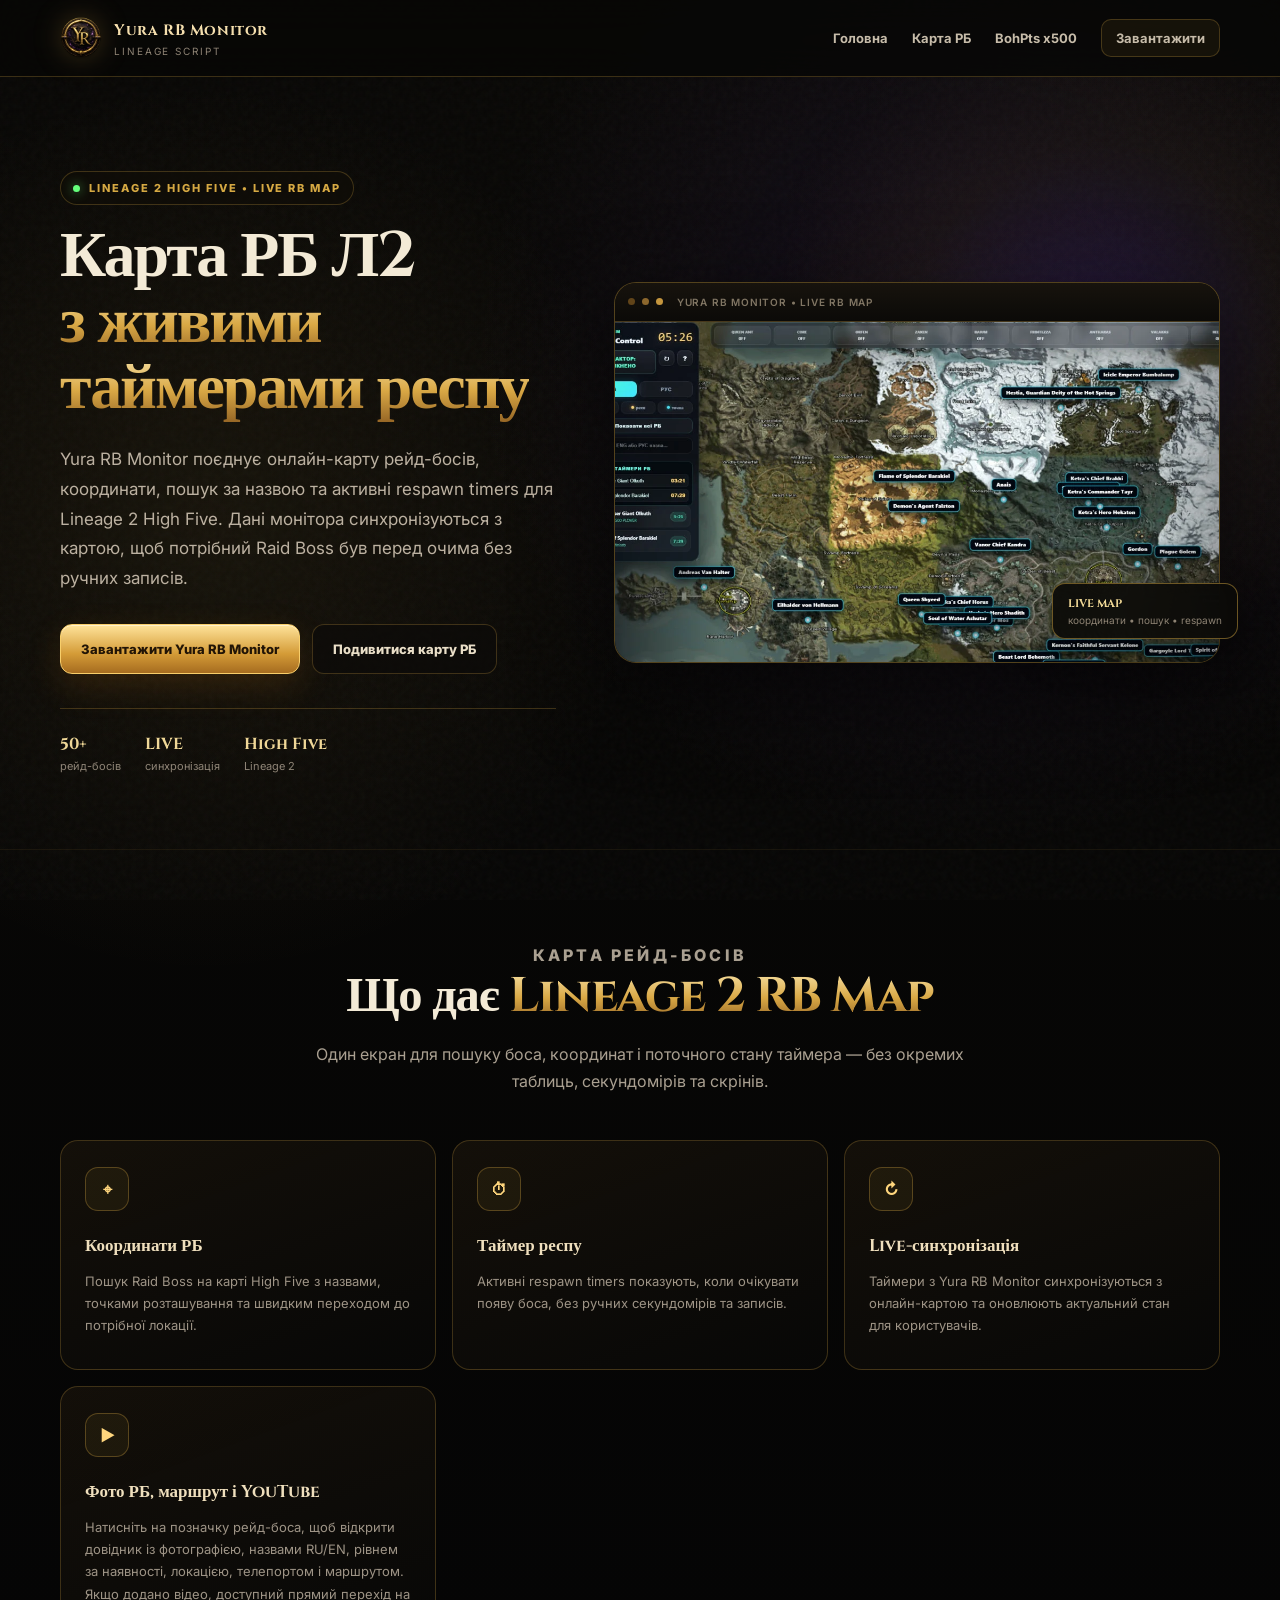
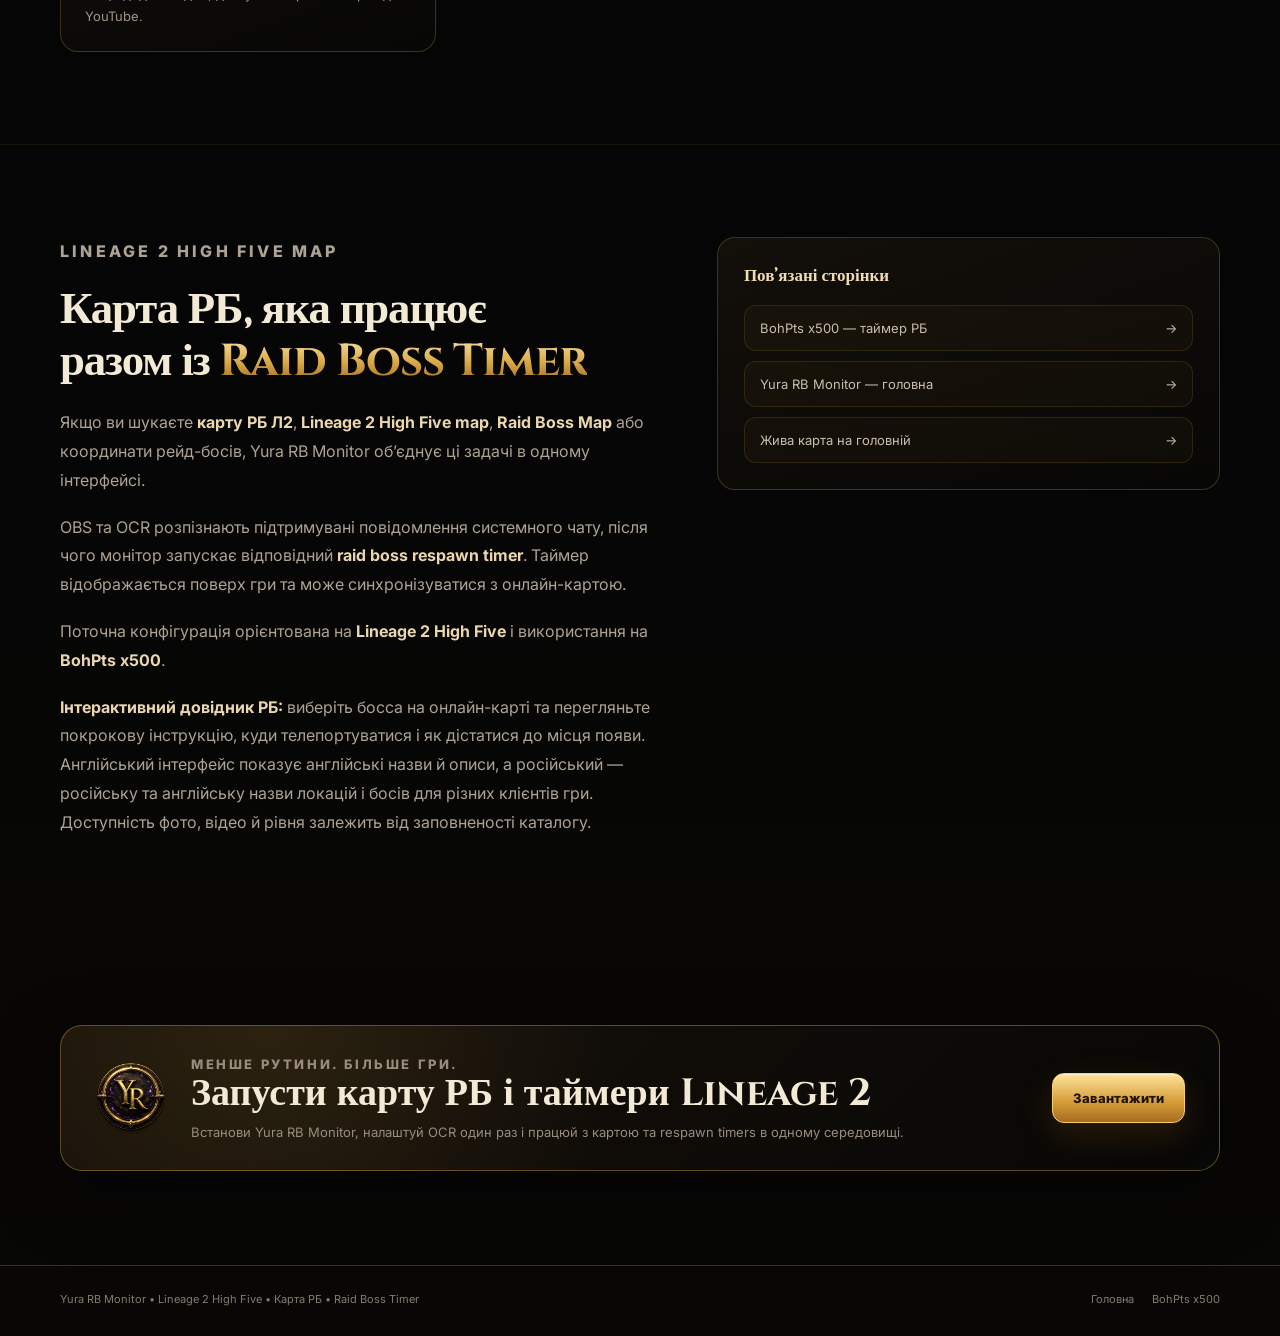
<file: lineage2-rb-map.html>
<!doctype html>
<html lang="uk">
<head>
  <meta charset="utf-8">
  <meta name="viewport" content="width=device-width, initial-scale=1">
  <title>Карта РБ Л2 — Lineage 2 High Five Raid Boss Map | Yura RB Monitor</title>
  <meta name="description" content="Карта рейд-босів Lineage 2 High Five: 72 РБ, фотографії, назви RU/EN, координати, телепорти, маршрути, YouTube-відео та таймери Yura RB Monitor.">
  <meta name="robots" content="index,follow,max-image-preview:large,max-snippet:-1">
  <link rel="canonical" href="https://lineage-script.com/lineage2-rb-map.html">
  <link rel="alternate" hreflang="uk" href="https://lineage-script.com/lineage2-rb-map.html">
  <link rel="alternate" hreflang="x-default" href="https://lineage-script.com/lineage2-rb-map.html">
  <link rel="icon" type="image/png" href="./assets/favicon.png">
  <link rel="preconnect" href="https://fonts.googleapis.com">
  <link rel="preconnect" href="https://fonts.gstatic.com" crossorigin>
  <link href="https://fonts.googleapis.com/css2?family=Cinzel:wght@500;600;700;800&family=Inter:wght@400;500;600;700;800&display=swap" rel="stylesheet">
  <link rel="stylesheet" href="./seo-landing.css">
  <meta property="og:type" content="website">
  <meta property="og:site_name" content="Yura RB Monitor">
  <meta property="og:title" content="Карта РБ Л2 — Lineage 2 High Five Raid Boss Map">
  <meta property="og:description" content="Жива карта рейд-босів Lineage 2 High Five: координати, пошук, статуси та таймери респу.">
  <meta property="og:url" content="https://lineage-script.com/lineage2-rb-map.html">
  <meta property="og:image" content="https://lineage-script.com/assets/map-en.webp">
  <meta name="twitter:card" content="summary_large_image">
  <script type="application/ld+json">
  {"@context":"https://schema.org","@type":"SoftwareApplication","name":"Yura RB Monitor","applicationCategory":"UtilitiesApplication","operatingSystem":"Windows 10, Windows 11","url":"https://lineage-script.com/","downloadUrl":"https://github.com/Lineage-Script/Lineage2-RB-Monitor-BohPts/releases/latest/download/YuraRBMonitor_Client_latest.zip","description":"Lineage 2 High Five raid boss timer, live RB map, OBS OCR detection and in-game overlay."}
  </script>
</head>
<body>
  <header class="site-header">
    <div class="shell header-inner">
      <a class="brand" href="/">
        <span class="brand-mark"><img src="./assets/favicon.png" alt=""></span>
        <span class="brand-copy"><strong>Yura RB Monitor</strong><small>Lineage Script</small></span>
      </a>
      <nav class="main-nav" aria-label="Навігація">
        <a href="/">Головна</a>
        <a href="/#map">Карта РБ</a>
        <a href="/bohpts-x500-rb-timer.html">BohPts x500</a>
        <a class="nav-download" href="https://github.com/Lineage-Script/Lineage2-RB-Monitor-BohPts/releases/latest/download/YuraRBMonitor_Client_latest.zip">Завантажити</a>
      </nav>
    </div>
  </header>

  <main>
    <section class="hero">
      <div class="shell hero-grid">
        <div class="hero-copy">
          <div class="eyebrow"><i></i> Lineage 2 High Five • Live RB Map</div>
          <h1>Карта РБ Л2 <span class="accent">з живими таймерами респу</span></h1>
          <p class="hero-lead">Yura RB Monitor поєднує онлайн-карту рейд-босів, координати, пошук за назвою та активні respawn timers для Lineage 2 High Five. Дані монітора синхронізуються з картою, щоб потрібний Raid Boss був перед очима без ручних записів.</p>
          <div class="hero-actions">
            <a class="btn btn-primary" href="https://github.com/Lineage-Script/Lineage2-RB-Monitor-BohPts/releases/latest/download/YuraRBMonitor_Client_latest.zip">Завантажити Yura RB Monitor</a>
            <a class="btn btn-ghost" href="/#map">Подивитися карту РБ</a>
          </div>
          <div class="hero-points">
            <div><strong>50+</strong><span>рейд-босів</span></div>
            <div><strong>LIVE</strong><span>синхронізація</span></div>
            <div><strong>High Five</strong><span>Lineage 2</span></div>
          </div>
        </div>

        <div class="visual">
          <div class="window">
            <div class="window-bar"><span></span><span></span><span></span><b>Yura RB Monitor • Live RB Map</b></div>
            <img src="./assets/map-en.webp" alt="Карта РБ Л2 Lineage 2 High Five Raid Boss Map Yura RB Monitor">
          </div>
          <div class="visual-note"><strong>LIVE MAP</strong><small>координати • пошук • respawn</small></div>
        </div>
      </div>
    </section>

    <section class="section">
      <div class="shell">
        <div class="section-heading">
          <p class="kicker">Карта рейд-босів</p>
          <h2>Що дає <span class="accent">Lineage 2 RB Map</span></h2>
          <p>Один екран для пошуку боса, координат і поточного стану таймера — без окремих таблиць, секундомірів та скрінів.</p>
        </div>
        <div class="cards">
          <article class="card"><div class="card-icon">⌖</div><h3>Координати РБ</h3><p>Пошук Raid Boss на карті High Five з назвами, точками розташування та швидким переходом до потрібної локації.</p></article>
          <article class="card"><div class="card-icon">⏱</div><h3>Таймер респу</h3><p>Активні respawn timers показують, коли очікувати появу боса, без ручних секундомірів та записів.</p></article>
          <article class="card"><div class="card-icon">↻</div><h3>Live-синхронізація</h3><p>Таймери з Yura RB Monitor синхронізуються з онлайн-картою та оновлюють актуальний стан для користувачів.</p></article>
          <article class="card"><div class="card-icon">▶</div><h3>Фото РБ, маршрут і YouTube</h3><p>Натисніть на позначку рейд-боса, щоб відкрити довідник із фотографією, назвами RU/EN, рівнем за наявності, локацією, телепортом і маршрутом. Якщо додано відео, доступний прямий перехід на YouTube.</p></article>
        </div>
      </div>
    </section>

    <section class="section">
      <div class="shell content-grid">
        <article class="article">
          <p class="kicker">Lineage 2 High Five map</p>
          <h2>Карта РБ, яка працює разом із <span class="accent">Raid Boss Timer</span></h2>
          <p>Якщо ви шукаєте <strong>карту РБ Л2</strong>, <strong>Lineage 2 High Five map</strong>, <strong>Raid Boss Map</strong> або координати рейд-босів, Yura RB Monitor об’єднує ці задачі в одному інтерфейсі.</p>
          <p>OBS та OCR розпізнають підтримувані повідомлення системного чату, після чого монітор запускає відповідний <strong>raid boss respawn timer</strong>. Таймер відображається поверх гри та може синхронізуватися з онлайн-картою.</p>
          <p>Поточна конфігурація орієнтована на <strong>Lineage 2 High Five</strong> і використання на <strong>BohPts x500</strong>.</p>
          <p><strong>Інтерактивний довідник РБ:</strong> виберіть босса на онлайн-карті та перегляньте покрокову інструкцію, куди телепортуватися і як дістатися до місця появи. Англійський інтерфейс показує англійські назви й описи, а російський — російську та англійську назви локацій і босів для різних клієнтів гри. Доступність фото, відео й рівня залежить від заповненості каталогу.</p>
        </article>
        <aside class="side-panel">
          <h3>Пов’язані сторінки</h3>
          <div class="link-list">
            <a href="/bohpts-x500-rb-timer.html"><span>BohPts x500 — таймер РБ</span><span>→</span></a>
            <a href="/"><span>Yura RB Monitor — головна</span><span>→</span></a>
            <a href="/#map"><span>Жива карта на головній</span><span>→</span></a>
          </div>
        </aside>
      </div>
    </section>

    <section class="cta">
      <div class="shell cta-panel">
        <div class="cta-logo"><img src="./assets/favicon.png" alt=""></div>
        <div class="cta-copy"><p class="kicker">Менше рутини. Більше гри.</p><h2>Запусти карту РБ і таймери Lineage 2</h2><p>Встанови Yura RB Monitor, налаштуй OCR один раз і працюй з картою та respawn timers в одному середовищі.</p></div>
        <a class="btn btn-primary" href="https://github.com/Lineage-Script/Lineage2-RB-Monitor-BohPts/releases/latest/download/YuraRBMonitor_Client_latest.zip">Завантажити</a>
      </div>
    </section>
  </main>

  <footer class="site-footer">
    <div class="shell footer-inner">
      <span>Yura RB Monitor • Lineage 2 High Five • Карта РБ • Raid Boss Timer</span>
      <div class="footer-links"><a href="/">Головна</a><a href="/bohpts-x500-rb-timer.html">BohPts x500</a></div>
    </div>
  </footer>
</body>
</html>
</file>
<file: styles.css>
:root{
  --bg:#070706;
  --bg-soft:#0e0c09;
  --panel:rgba(15,12,8,.78);
  --panel-strong:rgba(9,8,6,.94);
  --gold:#d6a943;
  --gold-bright:#ffd57a;
  --gold-deep:#7a4c11;
  --purple:#9e59ff;
  --cyan:#46e8d1;
  --green:#65ff7c;
  --text:#f3ead6;
  --muted:#aa9f8d;
  --line:rgba(214,169,67,.23);
  --shadow:0 24px 80px rgba(0,0,0,.52);
  --radius:22px;
  --shell:min(1180px, calc(100% - 40px));
}
*{box-sizing:border-box}
html{scroll-behavior:smooth;scroll-padding-top:88px}
body{
  margin:0;
  min-width:320px;
  background:
    radial-gradient(circle at 72% 8%,rgba(94,45,160,.13),transparent 30rem),
    radial-gradient(circle at 18% 18%,rgba(214,169,67,.08),transparent 26rem),
    linear-gradient(180deg,#090806 0%,#050505 55%,#080705 100%);
  color:var(--text);
  font-family:Inter,system-ui,-apple-system,BlinkMacSystemFont,"Segoe UI",sans-serif;
  overflow-x:hidden;
}
body.menu-open{overflow:hidden}
img{display:block;max-width:100%}
a{color:inherit;text-decoration:none}
button{font:inherit}
button,a{-webkit-tap-highlight-color:transparent}
::selection{background:rgba(214,169,67,.28);color:#fff}
.sr-only{position:absolute;width:1px;height:1px;padding:0;margin:-1px;overflow:hidden;clip:rect(0,0,0,0);white-space:nowrap;border:0}
.shell{width:var(--shell);margin-inline:auto}
.section{position:relative;padding:116px 0}
.section.compact{padding-top:94px}
.page-noise{
  position:fixed;inset:0;z-index:1000;pointer-events:none;opacity:.045;
  background-image:url("data:image/svg+xml,%3Csvg viewBox='0 0 180 180' xmlns='http://www.w3.org/2000/svg'%3E%3Cfilter id='n'%3E%3CfeTurbulence type='fractalNoise' baseFrequency='.9' numOctaves='3' stitchTiles='stitch'/%3E%3C/filter%3E%3Crect width='100%25' height='100%25' filter='url(%23n)' opacity='.9'/%3E%3C/svg%3E");
}
.sparks{position:fixed;inset:0;overflow:hidden;pointer-events:none;z-index:-1}
.spark{
  position:absolute;bottom:-12px;width:3px;height:3px;border-radius:50%;
  background:var(--gold-bright);box-shadow:0 0 12px rgba(255,189,74,.85);
  animation:rise var(--duration) linear infinite;animation-delay:var(--delay);opacity:0;
}
@keyframes rise{
  0%{transform:translate3d(0,0,0) scale(.4);opacity:0}
  12%{opacity:.65}
  75%{opacity:.24}
  100%{transform:translate3d(var(--drift),-110vh,0) scale(1.2);opacity:0}
}
.site-header{
  position:fixed;top:0;left:0;right:0;z-index:100;
  border-bottom:1px solid transparent;
  transition:background .3s,border-color .3s,backdrop-filter .3s;
}
.site-header.scrolled{
  background:rgba(7,7,6,.82);
  border-color:var(--line);
  backdrop-filter:blur(16px);
}
.header-inner{height:76px;display:flex;align-items:center;gap:28px}
.brand{display:inline-flex;align-items:center;gap:12px;min-width:max-content}
.brand-mark{
  width:42px;height:42px;border-radius:50%;display:grid;place-items:center;
  filter:drop-shadow(0 0 16px rgba(214,169,67,.28));
}
.brand-mark img{width:100%;height:100%;object-fit:contain}
.brand-copy{display:flex;flex-direction:column;line-height:1.05}
.brand-copy strong{font-family:Cinzel,serif;font-size:15px;letter-spacing:.04em;color:#f6dfae}
.brand-copy small{font-size:10px;letter-spacing:.19em;text-transform:uppercase;color:var(--muted);margin-top:5px}
.main-nav{display:flex;align-items:center;gap:26px;margin-left:auto}
.main-nav a{position:relative;font-size:13px;font-weight:700;color:#c7bcaa;transition:color .2s}
.main-nav a:after{content:"";position:absolute;left:0;right:0;bottom:-9px;height:1px;background:linear-gradient(90deg,transparent,var(--gold),transparent);transform:scaleX(0);transition:transform .2s}
.main-nav a:hover{color:var(--gold-bright)}
.main-nav a:hover:after{transform:scaleX(1)}
.lang-switch{display:flex;gap:6px}
.lang-switch button{
  width:38px;height:34px;border-radius:9px;border:1px solid var(--line);background:rgba(13,12,10,.72);
  color:#a79b89;font-size:11px;font-weight:800;cursor:pointer;transition:.2s;
}
.lang-switch button:hover,.lang-switch button.active{color:#171006;background:linear-gradient(180deg,#ffdc89,#c38b2a);border-color:#f4c45d;box-shadow:0 0 22px rgba(214,169,67,.18)}
.menu-toggle{display:none;margin-left:auto;background:none;border:0;width:42px;height:42px;padding:9px;cursor:pointer}
.menu-toggle span:not(.sr-only){display:block;height:2px;background:#e7c879;margin:5px 0;transition:.25s}
.hero{min-height:100svh;display:flex;align-items:center;padding-top:128px;padding-bottom:92px;isolation:isolate}
.hero-aura{
  position:absolute;width:720px;height:720px;right:-150px;top:50px;border-radius:50%;z-index:-1;
  background:radial-gradient(circle,rgba(127,75,255,.14),rgba(214,169,67,.045) 36%,transparent 68%);
  filter:blur(5px);
}
.hero-grid{display:grid;grid-template-columns:minmax(0,.87fr) minmax(560px,1.13fr);align-items:center;gap:64px}
.eyebrow,.kicker{font-size:11px;letter-spacing:.22em;text-transform:uppercase;font-weight:800;color:var(--gold);margin:0 0 20px}
.eyebrow{display:inline-flex;align-items:center;gap:10px;padding:9px 12px;border:1px solid var(--line);border-radius:999px;background:rgba(16,13,9,.68)}
.pulse-dot{width:7px;height:7px;border-radius:50%;background:var(--green);box-shadow:0 0 0 0 rgba(101,255,124,.5);animation:pulse 2s infinite}
@keyframes pulse{70%{box-shadow:0 0 0 9px rgba(101,255,124,0)}100%{box-shadow:0 0 0 0 rgba(101,255,124,0)}}
h1,h2,h3,p{margin-top:0}
h1,h2,h3{font-family:Cinzel,Georgia,serif}
h1{font-size:clamp(42px,5.2vw,73px);line-height:1.04;letter-spacing:-.035em;margin-bottom:24px;text-wrap:balance}
h1 span,h2 span{
  color:transparent;background:linear-gradient(180deg,#fff0bd 0%,#d9a845 52%,#82521c 100%);
  -webkit-background-clip:text;background-clip:text;text-shadow:0 8px 38px rgba(214,169,67,.08);
}
.hero-lead,.section-copy,.section-heading>p:not(.kicker){
  font-size:17px;line-height:1.75;color:#bdb2a1;max-width:640px;
}
.hero-actions{display:flex;flex-wrap:wrap;gap:12px;margin-top:34px}
.btn{
  min-height:50px;padding:0 20px;border-radius:12px;display:inline-flex;align-items:center;justify-content:center;gap:10px;
  font-size:13px;font-weight:800;border:1px solid transparent;transition:transform .2s,box-shadow .2s,border-color .2s,background .2s;
}
.btn svg{width:18px;height:18px;fill:none;stroke:currentColor;stroke-width:1.8;stroke-linecap:round;stroke-linejoin:round}
.btn:hover{transform:translateY(-2px)}
.btn-primary{
  color:#211406;background:linear-gradient(180deg,#ffe39a,#d49b37 60%,#a66c20);
  border-color:#f8ce6a;box-shadow:0 12px 34px rgba(175,104,20,.22),inset 0 1px rgba(255,255,255,.55);
}
.btn-primary:hover{box-shadow:0 18px 46px rgba(175,104,20,.34),0 0 24px rgba(239,188,83,.14)}
.btn-ghost{background:rgba(12,11,9,.66);border-color:var(--line);color:#e9ddc5}
.btn-ghost:hover{border-color:rgba(214,169,67,.52);background:rgba(30,23,13,.75)}
.hero-metrics{display:flex;gap:26px;margin-top:38px;padding-top:25px;border-top:1px solid var(--line)}
.hero-metrics div{display:flex;flex-direction:column;gap:5px}
.hero-metrics strong{font-family:Cinzel,serif;font-size:19px;color:#f1d795}
.hero-metrics span{font-size:11px;color:#8f8577}
.hero-visual{position:relative;perspective:1000px}
.frame{
  position:relative;overflow:hidden;border:1px solid rgba(214,169,67,.34);border-radius:var(--radius);
  background:#090806;box-shadow:var(--shadow),0 0 0 1px rgba(255,255,255,.025) inset;
}
.frame:before,.frame:after{
  content:"";position:absolute;width:72px;height:72px;z-index:3;pointer-events:none;opacity:.75;
}
.frame:before{left:-1px;top:-1px;border-left:2px solid var(--gold);border-top:2px solid var(--gold);border-radius:var(--radius) 0 0 0}
.frame:after{right:-1px;bottom:-1px;border-right:2px solid var(--gold);border-bottom:2px solid var(--gold);border-radius:0 0 var(--radius) 0}
.frame-hero{transform:rotateY(-5deg) rotateX(2deg);transform-style:preserve-3d;transition:transform .25s ease}
.frame-top,.browser-bar{height:39px;display:flex;align-items:center;gap:7px;padding:0 13px;background:linear-gradient(180deg,#17130d,#0b0a08);border-bottom:1px solid var(--line);font-size:10px;color:#817664;letter-spacing:.08em;text-transform:uppercase}
.window-dot,.browser-bar>span{width:7px;height:7px;border-radius:50%;background:#614419}
.window-dot:nth-child(2),.browser-bar>span:nth-child(2){background:#8c672d}
.window-dot:nth-child(3),.browser-bar>span:nth-child(3){background:#c5963e}
.frame-top span:last-child{margin-left:7px}
.image-button{display:block;width:100%;padding:0;border:0;background:none;cursor:zoom-in}
.frame-hero img{width:100%;aspect-ratio:1179/653;object-fit:cover}
.scan-line{position:absolute;left:0;right:0;height:1px;top:39px;background:linear-gradient(90deg,transparent,var(--cyan),transparent);box-shadow:0 0 18px var(--cyan);opacity:.45;animation:scan 5.5s ease-in-out infinite}
@keyframes scan{0%,100%{transform:translateY(0);opacity:0}10%{opacity:.55}80%{opacity:.24}95%{transform:translateY(440px);opacity:0}}
.float-card{
  position:absolute;display:flex;align-items:center;gap:10px;padding:11px 14px;border:1px solid rgba(214,169,67,.28);
  border-radius:13px;background:rgba(10,9,7,.86);backdrop-filter:blur(12px);box-shadow:0 14px 36px rgba(0,0,0,.35);
  animation:float 4.5s ease-in-out infinite;
}
.float-card strong{display:block;font:700 11px Cinzel,serif;color:#ead398}
.float-card small{display:block;font-size:9px;color:#8f8577;margin-top:3px}
.float-icon{width:27px;height:27px;border-radius:8px;display:grid;place-items:center;background:rgba(214,169,67,.12);color:var(--gold-bright)}
.float-ocr{left:-28px;top:14%;animation-delay:-1s}
.float-map{right:-22px;top:20%;animation-delay:-2.4s}
.float-overlay{right:9%;bottom:-27px;animation-delay:-.4s}
@keyframes float{0%,100%{transform:translateY(0)}50%{transform:translateY(-8px)}}
.scroll-cue{position:absolute;left:50%;bottom:22px;transform:translateX(-50%);width:28px;height:45px;border:1px solid rgba(214,169,67,.35);border-radius:999px}
.scroll-cue span{position:absolute;width:4px;height:8px;border-radius:999px;background:var(--gold);left:50%;top:8px;transform:translateX(-50%);animation:scrollDot 2s infinite}
@keyframes scrollDot{0%{opacity:0;transform:translate(-50%,0)}30%{opacity:1}100%{opacity:0;transform:translate(-50%,18px)}}
.section-heading{text-align:center;max-width:820px;margin:0 auto 54px}
.section-heading.align-left{text-align:left;margin:0}
.section-heading h2,.content-column h2{font-size:clamp(34px,4vw,55px);line-height:1.14;letter-spacing:-.03em;margin-bottom:18px;text-wrap:balance}
.section-heading>p:not(.kicker){margin-inline:auto}
.feature-grid{display:grid;grid-template-columns:repeat(4,1fr);gap:15px}
.feature-card{
  position:relative;min-height:286px;padding:28px 24px 24px;border:1px solid var(--line);border-radius:18px;
  background:linear-gradient(160deg,rgba(23,18,11,.8),rgba(8,8,7,.72));overflow:hidden;transition:border-color .25s,transform .25s,box-shadow .25s;
}
.feature-card:before{content:"";position:absolute;inset:0;background:radial-gradient(circle at 20% 0,rgba(214,169,67,.12),transparent 45%);opacity:0;transition:opacity .25s}
.feature-card:hover{border-color:rgba(214,169,67,.52);box-shadow:0 22px 48px rgba(0,0,0,.3)}
.feature-card:hover:before{opacity:1}
.icon-shell{position:relative;width:48px;height:48px;border:1px solid rgba(214,169,67,.3);border-radius:14px;display:grid;place-items:center;margin-bottom:27px;background:rgba(214,169,67,.07)}
.icon-shell svg{width:24px;height:24px;fill:none;stroke:var(--gold-bright);stroke-width:1.45;stroke-linecap:round;stroke-linejoin:round}
.feature-card h3{position:relative;font-size:17px;line-height:1.35;margin-bottom:14px;color:#efdfbd}
.feature-card p{position:relative;color:#9f9587;font-size:13px;line-height:1.7;margin:0}
.feature-index{position:absolute;right:19px;bottom:15px;font:700 34px Cinzel,serif;color:rgba(214,169,67,.055)}
.workflow-section{overflow:hidden}
.workflow-section:before{content:"";position:absolute;inset:8% 0;background:linear-gradient(90deg,rgba(122,76,17,.08),transparent 28%,transparent 72%,rgba(94,45,160,.06));pointer-events:none}
.split-layout{display:grid;grid-template-columns:.77fr 1.23fr;gap:74px;align-items:center}
.content-column .section-copy{margin-bottom:34px}
.steps{list-style:none;margin:0;padding:0;display:grid;gap:11px}
.steps li{display:flex;gap:16px;padding:16px 17px;border:1px solid rgba(214,169,67,.12);border-radius:14px;background:rgba(11,10,8,.55)}
.steps li.active{border-color:rgba(214,169,67,.34);background:linear-gradient(90deg,rgba(214,169,67,.1),rgba(11,10,8,.5))}
.steps li>span{flex:0 0 32px;height:32px;border-radius:9px;display:grid;place-items:center;font:700 11px Cinzel,serif;color:var(--gold-bright);background:rgba(214,169,67,.11)}
.steps strong{display:block;font:700 13px Cinzel,serif;color:#ead9b6;margin:1px 0 5px}
.steps small{font-size:11px;line-height:1.45;color:#8d8477}
.visual-stack{position:relative;padding:0 48px 64px 0}
.ornate-frame img{width:100%;aspect-ratio:1280/742;object-fit:cover}
.visual-label{position:absolute;left:18px;bottom:15px;padding:8px 11px;border-radius:8px;background:rgba(5,5,4,.78);backdrop-filter:blur(8px);border:1px solid rgba(214,169,67,.23);font-size:10px;color:#d7c49e}
.mini-frame{
  position:absolute;width:280px;right:0;bottom:0;border:1px solid rgba(214,169,67,.3);border-radius:16px;padding:10px;
  background:rgba(8,8,7,.92);box-shadow:0 18px 50px rgba(0,0,0,.46);display:grid;grid-template-columns:86px 1fr;gap:12px;align-items:center;
}
.mini-frame img{width:86px;height:86px;object-fit:cover;border-radius:10px;object-position:center 55%}
.mini-frame strong{display:block;font:700 11px Cinzel,serif;color:#e7d29e;margin-bottom:5px}
.mini-frame small{font-size:9px;line-height:1.45;color:#8e8578}
.settings-section{background:linear-gradient(180deg,transparent,rgba(214,169,67,.025),transparent)}
.showcase-grid{display:grid;grid-template-columns:1.2fr .8fr;gap:52px;align-items:center}
.frame-wide img{width:100%;aspect-ratio:1179/659;object-fit:cover}
.showcase-copy{display:grid;gap:12px}
.detail-item{display:grid;grid-template-columns:47px 1fr;gap:15px;padding:20px 0;border-bottom:1px solid var(--line)}
.detail-number{font:700 13px Cinzel,serif;color:var(--gold);padding-top:3px}
.detail-item h3{font-size:17px;color:#ead8b5;margin-bottom:9px}
.detail-item p{font-size:13px;color:#968d80;line-height:1.65;margin:0}
.map-section{overflow:hidden}
.map-glow{position:absolute;width:900px;height:500px;left:50%;top:42%;transform:translate(-50%,-50%);background:radial-gradient(ellipse,rgba(35,198,186,.08),rgba(125,70,230,.05) 42%,transparent 70%);filter:blur(12px)}
.map-browser{
  position:relative;border:1px solid rgba(91,232,213,.24);border-radius:22px;overflow:hidden;background:#050807;
  box-shadow:0 35px 100px rgba(0,0,0,.58),0 0 80px rgba(64,215,202,.035);
}
.browser-bar{height:42px}
.address{margin-left:10px;flex:1;max-width:520px;padding:7px 15px;border-radius:7px;background:#080b0b;color:#566766;text-transform:none;letter-spacing:0}
.secure{font-size:9px;color:var(--green);letter-spacing:.12em}
.map-browser img{width:100%;aspect-ratio:2/1;object-fit:cover}
.map-hotspot{position:absolute;z-index:3;display:flex;align-items:center;gap:8px;font-size:9px;color:#c8fff8;pointer-events:none}
.map-hotspot i{position:relative;width:10px;height:10px;border-radius:50%;background:var(--cyan);box-shadow:0 0 0 5px rgba(70,232,209,.13),0 0 20px rgba(70,232,209,.65)}
.map-hotspot i:after{content:"";position:absolute;inset:-8px;border:1px solid rgba(70,232,209,.3);border-radius:50%;animation:hotspot 2s infinite}
@keyframes hotspot{100%{transform:scale(1.9);opacity:0}}
.hotspot-a{left:10%;top:34%}.hotspot-b{left:17%;top:51%}.hotspot-c{right:20%;top:64%}
.map-benefits{display:grid;grid-template-columns:repeat(3,1fr);gap:12px;margin-top:18px}
.map-benefits div{padding:18px 20px;border:1px solid rgba(70,232,209,.11);border-radius:14px;background:rgba(5,11,11,.66)}
.map-benefits strong{display:block;font:700 13px Cinzel,serif;color:#c8eee7;margin-bottom:6px}
.map-benefits span{font-size:11px;color:#738783}
.language-panel{
  position:relative;min-height:360px;display:grid;grid-template-columns:1fr .8fr;align-items:center;gap:50px;padding:62px 72px;
  border:1px solid var(--line);border-radius:28px;background:
    radial-gradient(circle at 76% 50%,rgba(117,57,208,.13),transparent 34%),
    linear-gradient(140deg,rgba(30,22,12,.82),rgba(8,8,7,.85));overflow:hidden;
}
.language-panel:before{content:"";position:absolute;inset:0;background:linear-gradient(100deg,transparent 35%,rgba(255,255,255,.025),transparent 62%);transform:translateX(-100%);animation:sheen 7s infinite}
@keyframes sheen{55%,100%{transform:translateX(100%)}}
.language-panel h2{font-size:clamp(34px,4vw,52px);line-height:1.14;margin-bottom:18px}
.language-panel p:not(.kicker){max-width:560px;color:#a69b8b;line-height:1.7}
.language-orbit{position:relative;width:300px;height:300px;margin:auto;display:grid;place-items:center}
.orbit-ring{position:absolute;border:1px solid rgba(214,169,67,.25);border-radius:50%;animation:orbitSpin 18s linear infinite}
.ring-one{inset:24px}.ring-two{inset:57px;animation-direction:reverse;animation-duration:13s;border-color:rgba(155,85,255,.25)}
@keyframes orbitSpin{to{transform:rotate(360deg)}}
.language-core{width:116px;height:116px;border-radius:50%;filter:drop-shadow(0 0 35px rgba(214,169,67,.2))}
.language-core img{width:100%}
.lang-node{position:absolute;width:54px;height:54px;border-radius:50%;display:grid;place-items:center;font:800 12px Cinzel,serif;color:#241508;background:linear-gradient(180deg,#f8d985,#b77a25);border:1px solid #ffdf8f;box-shadow:0 8px 26px rgba(0,0,0,.35)}
.node-uk{top:15px;left:50%;transform:translateX(-50%)}.node-ru{bottom:37px;left:22px}.node-en{bottom:37px;right:22px}
.faq-grid{display:grid;grid-template-columns:.7fr 1.3fr;gap:84px;align-items:start}
.accordion{display:grid;gap:10px}
.accordion details{border:1px solid var(--line);border-radius:14px;background:rgba(12,11,9,.66);overflow:hidden}
.accordion summary{list-style:none;padding:19px 52px 19px 20px;cursor:pointer;position:relative;font:700 13px Cinzel,serif;color:#e2cfaa}
.accordion summary::-webkit-details-marker{display:none}
.accordion summary:after{content:"+";position:absolute;right:20px;top:50%;transform:translateY(-50%);font:400 24px Inter;color:var(--gold);transition:transform .2s}
.accordion details[open] summary:after{transform:translateY(-50%) rotate(45deg)}
.accordion p{margin:0;padding:0 20px 20px;color:#978d7f;font-size:12px;line-height:1.7}
.final-cta{padding-top:60px}
.cta-panel{
  display:grid;grid-template-columns:95px 1fr auto;align-items:center;gap:26px;padding:30px 34px;border:1px solid rgba(214,169,67,.33);
  border-radius:22px;background:linear-gradient(110deg,rgba(36,25,12,.9),rgba(8,8,7,.95));box-shadow:0 25px 70px rgba(0,0,0,.38);
}
.cta-emblem{width:88px;height:88px;filter:drop-shadow(0 0 24px rgba(214,169,67,.22))}
.cta-panel h2{font-size:clamp(24px,3vw,36px);margin-bottom:8px}
.cta-panel p:not(.kicker){font-size:12px;color:#9b9183;margin:0}
.cta-panel .kicker{margin-bottom:8px}
.site-footer{border-top:1px solid var(--line);padding:28px 0;background:#060605}
.footer-inner{display:flex;align-items:center;gap:30px}
.footer-inner>p{margin:0 auto;color:#746d63;font-size:11px}
.footer-brand .brand-mark{width:34px;height:34px}
.to-top{width:38px;height:38px;border:1px solid var(--line);border-radius:10px;display:grid;place-items:center;color:var(--gold);transition:.2s}
.to-top:hover{background:rgba(214,169,67,.1)}
.lightbox{
  position:fixed;inset:0;z-index:500;display:grid;place-items:center;padding:36px;background:rgba(2,2,2,.92);backdrop-filter:blur(14px);
  opacity:0;visibility:hidden;transition:.25s;
}
.lightbox.open{opacity:1;visibility:visible}
.lightbox img{max-width:min(1500px,96vw);max-height:90vh;border:1px solid rgba(214,169,67,.45);border-radius:14px;box-shadow:0 28px 90px #000}
.lightbox-close{
  position:fixed;
  right:25px;
  top:20px;
  z-index:510;
  width:42px;
  height:42px;
  padding:0;
  display:grid;
  place-items:center;
  border:0;
  border-radius:0;
  background:transparent;
  box-shadow:none;
  color:#eacb7d;
  font-size:34px;
  font-weight:400;
  line-height:1;
  cursor:pointer;
  transition:color .2s ease,transform .2s ease,text-shadow .2s ease;
}
.lightbox-close:hover{
  color:#ffd979;
  transform:scale(1.08);
  text-shadow:0 0 16px rgba(234,203,125,.55);
}
.lightbox-close:focus-visible{
  outline:1px solid rgba(234,203,125,.72);
  outline-offset:4px;
}
.lightbox-close:hover{
  color:#ffd979;
  transform:scale(1.08);
  text-shadow:0 0 16px rgba(234,203,125,.55);
}
.lightbox-close:focus-visible{
  outline:1px solid rgba(234,203,125,.72);
  outline-offset:4px;
}

.lightbox-close:hover{
  color:#ffd979;
  transform:scale(1.08);
  text-shadow:0 0 16px rgba(234,203,125,.55);
}

.lightbox-close:focus-visible{
  outline:1px solid rgba(234,203,125,.7);
  outline-offset:5px;
}
.reveal{opacity:0;transform:translateY(26px);transition:opacity .75s ease,transform .75s ease}
.reveal.visible{opacity:1;transform:none}
.delay-1{transition-delay:.1s}.delay-2{transition-delay:.2s}.delay-3{transition-delay:.3s}

@media (max-width:1100px){
  :root{--shell:min(100% - 32px,960px)}
  .main-nav{gap:16px}
  .hero-grid{grid-template-columns:1fr;gap:58px}
  .hero-copy{text-align:center;max-width:800px;margin:auto}
  .hero-lead{margin-inline:auto}
  .hero-actions,.hero-metrics{justify-content:center}
  .hero-visual{max-width:850px;margin:auto;width:100%}
  .feature-grid{grid-template-columns:repeat(2,1fr)}
  .split-layout{grid-template-columns:1fr;gap:48px}
  .content-column{max-width:760px}
  .showcase-grid{grid-template-columns:1fr;gap:32px}
  .showcase-copy{grid-template-columns:repeat(3,1fr);gap:18px}
  .detail-item{grid-template-columns:1fr;gap:8px}
}
@media (max-width:820px){
  .section{padding:88px 0}
  .main-nav{
    position:fixed;left:16px;right:16px;top:72px;display:grid;gap:0;padding:10px;border:1px solid var(--line);border-radius:16px;
    background:rgba(8,8,7,.96);backdrop-filter:blur(16px);transform:translateY(-16px);opacity:0;visibility:hidden;transition:.25s;
  }
  .main-nav.open{transform:none;opacity:1;visibility:visible}
  .main-nav a{padding:15px 14px;border-bottom:1px solid rgba(214,169,67,.1)}
  .main-nav a:last-child{border-bottom:0}
  .main-nav a:after{display:none}
  .menu-toggle{display:block}
  .lang-switch{margin-left:0}
  .header-inner{gap:12px}
  .hero{padding-top:112px}
  .hero-grid{display:block}
  .hero-visual{margin-top:58px}
  .frame-hero{transform:none}
  .float-ocr{left:10px;top:-27px}.float-map{right:10px;top:auto;bottom:-30px}.float-overlay{display:none}
  .map-hotspot{display:none}
  .language-panel{grid-template-columns:1fr;padding:48px 34px;text-align:center}
  .language-panel p{margin-inline:auto}
  .language-orbit{width:260px;height:260px}
  .faq-grid{grid-template-columns:1fr;gap:36px}
  .section-heading.align-left{text-align:center;margin-inline:auto}
  .cta-panel{grid-template-columns:70px 1fr;gap:20px}
  .cta-emblem{width:68px;height:68px}
  .cta-panel .btn{grid-column:1/-1;width:100%}
}
@media (max-width:620px){
  :root{--shell:calc(100% - 24px);--radius:16px}
  .section{padding:74px 0}
  .site-header .brand-copy{display:none}
  .header-inner{height:66px}
  .lang-switch button{width:34px;height:32px}
  .hero{padding-top:96px;padding-bottom:76px}
  h1{font-size:clamp(37px,12vw,52px)}
  .hero-lead{font-size:15px}
  .hero-actions{display:grid;grid-template-columns:1fr}
  .btn{width:100%}
  .hero-metrics{gap:12px;justify-content:space-between}
  .hero-metrics strong{font-size:16px}
  .hero-metrics span{font-size:9px}
  .frame-top{height:34px}
  .float-card{padding:9px 11px}
  .float-map{display:none}
  .feature-grid{grid-template-columns:1fr}
  .feature-card{min-height:230px}
  .visual-stack{padding:0 0 90px}
  .mini-frame{width:88%;right:6%}
  .showcase-copy{grid-template-columns:1fr}
  .detail-item{grid-template-columns:42px 1fr}
  .map-browser img{aspect-ratio:1.3/1;object-fit:cover;object-position:30% center}
  .browser-bar .address{font-size:7px}
  .secure{display:none}
  .map-benefits{grid-template-columns:1fr}
  .language-panel{padding:38px 18px}
  .language-orbit{transform:scale(.88);margin-block:-15px}
  .cta-panel{grid-template-columns:1fr;text-align:center;padding:28px 20px}
  .cta-emblem{margin:auto}
  .footer-inner{flex-wrap:wrap;justify-content:center;text-align:center}
  .footer-inner>p{order:3;flex-basis:100%}
  .lightbox{padding:14px}
  .lightbox-close{right:12px;top:10px}
}
@media (prefers-reduced-motion:reduce){
  *,*:before,*:after{animation-duration:.01ms!important;animation-iteration-count:1!important;scroll-behavior:auto!important;transition-duration:.01ms!important}
  .reveal{opacity:1;transform:none}
}


/* ==========================================================
   YURA PROFESSIONAL MAIN PAGE FIX
   ========================================================== */

@media (min-width:1100px) {

  .hero-grid {
    grid-template-columns:
      minmax(500px,1fr)
      minmax(520px,1.04fr);
    gap:50px;
  }

  .hero-copy h1 {
    max-width:620px;
    font-size:clamp(46px,4.15vw,64px);
    line-height:1.04;
  }
}


/* SEO block = exactly 3 cards */

#seo-lineage2 .feature-grid {
  grid-template-columns:repeat(3,minmax(0,1fr));
  max-width:1000px;
  margin-left:auto;
  margin-right:auto;
}

#seo-lineage2 .feature-card {
  min-height:290px;
  padding-bottom:62px;
}

#seo-lineage2 .seo-link-card {
  position:relative;
}

#seo-lineage2 .seo-more {
  position:absolute;
  left:24px;
  bottom:24px;

  color:var(--gold);
  font-size:12px;
  font-weight:800;

  transition:
    color .2s ease,
    transform .2s ease;
}

#seo-lineage2 .seo-more:hover {
  color:var(--gold-bright);
  transform:translateX(4px);
}


/* Links below cards */

.seo-landing-links {
  display:flex;
  justify-content:center;
  flex-wrap:wrap;
  gap:12px;

  margin-top:26px;
}

.seo-landing-links a {
  display:inline-flex;
  align-items:center;

  min-height:42px;
  padding:0 17px;

  border:1px solid var(--line);
  border-radius:10px;

  color:#cdbf9f;
  background:rgba(13,11,8,.65);

  font-size:12px;
  font-weight:700;

  transition:.2s;
}

.seo-landing-links a:hover {
  color:var(--gold-bright);
  border-color:rgba(214,169,67,.55);
  background:rgba(32,23,12,.8);
}


/* Final CTA */

.final-cta .cta-panel h2 {
  max-width:600px;
  text-wrap:balance;
}

.final-cta .cta-panel {
  align-items:center;
}


@media(max-width:820px) {

  #seo-lineage2 .feature-grid {
    grid-template-columns:1fr;
    max-width:520px;
  }

  #seo-lineage2 .feature-card {
    min-height:230px;
  }
}


/* ==========================================================
   YURA FINAL VISUAL POLISH
   ========================================================== */

/* ---------- HERO ---------- */

@media (min-width:1100px) {

  .hero-grid {
    grid-template-columns:
      minmax(565px,1.07fr)
      minmax(500px,.93fr);

    gap:54px;
  }

  .hero-copy h1 {
    max-width:650px;

    font-size:clamp(46px,3.85vw,59px);
    line-height:1.055;
    letter-spacing:-.032em;
  }

  .hero-lead {
    max-width:625px;
  }
}


/* ---------- SECTION SPACING ---------- */

/* Було занадто багато порожнього вертикального простору */

.section {
  padding-top:96px;
  padding-bottom:96px;
}

.section.compact {
  padding-top:82px;
  padding-bottom:82px;
}


/* ---------- SEO ---------- */

#seo-lineage2 .feature-grid {
  grid-template-columns:repeat(3,minmax(0,1fr));

  max-width:1000px;
  margin-left:auto;
  margin-right:auto;
}

#seo-lineage2 .feature-card {
  min-height:272px;
}

/* Дублікати посилань під картками прибираємо.
   Посилання всередині карток залишаються. */

#seoLandingLinks,
.seo-landing-links {
  display:none !important;
}


/* ---------- CTA ---------- */

.final-cta .cta-panel {
  min-height:174px;
}

.final-cta .cta-panel h2 {
  max-width:580px;
  line-height:1.12;
}


/* ---------- TABLET ---------- */

@media (max-width:1099px) and (min-width:821px) {

  .section {
    padding-top:82px;
    padding-bottom:82px;
  }

  .hero-copy h1 {
    font-size:clamp(44px,5vw,58px);
  }
}


/* ---------- MOBILE ---------- */

@media (max-width:820px) {

  .section,
  .section.compact {
    padding-top:68px;
    padding-bottom:68px;
  }

  .hero-copy h1 {
    font-size:clamp(38px,10.5vw,52px);
    line-height:1.07;
  }

  #seo-lineage2 .feature-grid {
    grid-template-columns:1fr;
    max-width:520px;
  }

  #seo-lineage2 .feature-card {
    min-height:220px;
  }
}

/* Raid Boss Guide feature, 2026-10 */
.rb-guide-promo{margin:24px auto 0;padding:22px 24px;border:1px solid rgba(67,237,212,.32);border-radius:18px;background:linear-gradient(115deg,rgba(15,39,50,.86),rgba(15,14,32,.87));display:flex;gap:20px;align-items:center;justify-content:space-between;box-shadow:0 18px 50px rgba(0,0,0,.18)}
.rb-guide-promo-copy{display:flex;align-items:flex-start;gap:17px;max-width:740px}.rb-guide-promo-icon{flex:0 0 44px;width:44px;height:44px;border:1px solid rgba(67,237,212,.38);border-radius:12px;display:grid;place-items:center;font-size:27px;color:#42ead9}.rb-guide-promo-copy strong{font-size:1.13rem;color:#eafffb}.rb-guide-promo-copy p{margin:.5rem 0 0;color:#c1cddd;line-height:1.6}.rb-guide-promo-link{flex-shrink:0;text-decoration:none;padding:13px 17px;border:1px solid rgba(67,237,212,.5);border-radius:10px;background:#0b2831;color:#bbfff2;font-weight:700;transition:transform .2s ease,background .2s ease}.rb-guide-promo-link:hover,.rb-guide-promo-link:focus-visible{background:#134453;transform:translateY(-2px)}
@media(max-width:760px){.rb-guide-promo{flex-direction:column;align-items:stretch;padding:18px}.rb-guide-promo-link{text-align:center}.rb-guide-promo-copy{gap:10px}}

/* ==========================================================
   YURA RB ATLAS + EXTERNAL OCR ARCHITECTURE | 2026-10-14
   ========================================================== */
.rb-atlas-section{position:relative;overflow:hidden;background:radial-gradient(ellipse at 88% 12%,rgba(38,32,87,.23),transparent 47%),linear-gradient(180deg,#0c0f13 0%,#070b0f 100%)}
.rb-atlas-section .shell{position:relative;z-index:1}
.rb-atlas-aura{position:absolute;inset:-110px 0 auto;height:490px;background:radial-gradient(ellipse at 52% 0%,rgba(61,233,208,.085),transparent 66%);pointer-events:none}
.rb-atlas-heading{max-width:760px;margin-left:auto;margin-right:auto}
.rb-atlas-layout{display:grid;grid-template-columns:minmax(0,1.28fr) minmax(340px,.72fr);gap:28px;align-items:stretch;margin-top:46px}
.rb-atlas-stage{position:relative;min-height:525px;border:1px solid rgba(110,231,210,.32);border-radius:24px;background:#0c1119;overflow:hidden;box-shadow:0 30px 75px rgba(0,0,0,.38)}
.rb-atlas-stage-top{height:57px;background:linear-gradient(100deg,#101b22,#15152a);display:flex;justify-content:space-between;align-items:center;gap:15px;padding:0 20px;border-bottom:1px solid rgba(90,220,205,.18)}
.rb-atlas-live{font-size:11px;font-weight:800;letter-spacing:.14em;color:#bbfff1}
.rb-atlas-live>span{width:8px;height:8px;background:#51e9ce;display:inline-block;border-radius:50%;box-shadow:0 0 12px rgba(81,233,206,.7);margin-right:8px}
.rb-atlas-stage-counter{font-size:10px;letter-spacing:.1em;color:#9aabb4}
.rb-atlas-map-wrap{position:absolute;inset:57px 0 0;overflow:hidden}
.rb-atlas-map-wrap img{width:100%;height:100%;object-fit:cover;filter:saturate(.88) brightness(.67)}
.rb-atlas-map-fade{position:absolute;inset:0;background:linear-gradient(180deg,rgba(5,8,13,.06),rgba(5,8,13,.42) 45%,rgba(5,8,13,.91) 100%)}
.rb-atlas-sample{position:absolute;left:24px;right:24px;bottom:25px;max-width:575px;padding:22px 23px;background:linear-gradient(120deg,rgba(10,18,29,.96),rgba(19,17,40,.97));border:1px solid rgba(114,237,220,.32);border-radius:18px;box-shadow:0 20px 48px rgba(0,0,0,.47);backdrop-filter:blur(14px)}
.rb-atlas-sample-head{display:flex;gap:12px;align-items:center}
.rb-atlas-boss-symbol{width:48px;height:48px;border-radius:13px;border:1px solid rgba(231,187,99,.28);background:rgba(221,167,81,.09);color:#f0c078;font-size:29px;display:grid;place-items:center;flex:none}
.rb-atlas-sample-titles{min-width:0;flex:1;display:flex;flex-direction:column;gap:3px}
.rb-atlas-eyebrow{font-size:9px;font-weight:800;letter-spacing:.13em;color:#58ead2}
.rb-atlas-sample-titles strong{font-size:18px;line-height:1.25;color:#f3f5ff}
.rb-atlas-sample-titles small{color:#9caaba;font-size:11px}
.rb-atlas-level{font-weight:800;color:#fae1a5;border:1px solid rgba(246,200,119,.32);padding:7px 9px;border-radius:9px;font-size:11px;white-space:nowrap}
.rb-atlas-sample-rows{display:grid;grid-template-columns:1fr 1fr;gap:10px;margin-top:18px}
.rb-atlas-sample-rows div{display:grid;gap:5px;padding:12px;border:1px solid rgba(105,200,192,.15);border-radius:10px;background:rgba(7,14,24,.67)}
.rb-atlas-sample-rows span{font-size:10px;text-transform:uppercase;letter-spacing:.1em;color:#53ead3;font-weight:800}
.rb-atlas-sample-rows strong{font-size:12px;color:#d9e2e9;line-height:1.4}
.rb-atlas-sample-footer{margin-top:14px;font-size:11px;color:#b6d0cb;letter-spacing:.03em}
.rb-atlas-info{display:flex;flex-direction:column;gap:14px}
.rb-atlas-stat{display:flex;align-items:center;gap:18px;padding:23px;border-radius:17px;background:linear-gradient(120deg,rgba(15,44,47,.85),rgba(21,25,44,.9));border:1px solid rgba(74,226,200,.28)}
.rb-atlas-stat-num{font-family:Cinzel,serif;flex:none;font-size:45px;font-weight:800;letter-spacing:-.06em;color:#7bffdf}
.rb-atlas-stat-num span{font:700 13px Inter,sans-serif;letter-spacing:0}
.rb-atlas-info strong{display:block;color:#e5f1f6;line-height:1.4;font-size:14px}
.rb-atlas-info p{color:#a7b5c2;line-height:1.65;font-size:12px;margin:5px 0 0}
.rb-atlas-item{display:flex;align-items:flex-start;gap:16px;border:1px solid rgba(119,165,179,.16);padding:17px 19px;border-radius:14px;background:rgba(17,22,30,.77)}
.rb-atlas-item-icon{width:41px;height:41px;flex:none;border:1px solid rgba(87,214,197,.28);background:rgba(45,163,143,.1);border-radius:12px;color:#62e8d4;display:grid;place-items:center;font-size:24px}
.rb-atlas-actions{margin-top:auto;display:grid;gap:11px}
.rb-atlas-cta{width:100%;justify-content:center;text-decoration:none}
.rb-atlas-access-note{margin:0!important;font-size:11px!important;color:#8297a0!important;text-align:center}
.rb-architecture{display:flex;align-items:flex-start;gap:22px;margin-top:32px;padding:26px 29px;border:1px solid rgba(100,211,192,.22);border-radius:17px;background:linear-gradient(100deg,rgba(13,41,42,.52),rgba(19,20,31,.82))}
.rb-architecture-mark{width:52px;height:52px;flex:none;color:#78f2d5}
.rb-architecture-mark svg{width:100%;height:100%}
.rb-architecture-kicker{font-size:10px;letter-spacing:.15em;font-weight:800;color:#6fe7d1;margin:0 0 9px}
.rb-architecture h3{font-size:20px;line-height:1.35;margin:0 0 9px;color:#eaf7f3}
.rb-architecture p:not(.rb-architecture-kicker){font-size:13px;color:#aabdc5;line-height:1.8;margin:0;max-width:970px}
@media(max-width:1050px){.rb-atlas-layout{grid-template-columns:1fr}.rb-atlas-stage{min-height:530px}.rb-atlas-info{display:grid;grid-template-columns:repeat(2,minmax(0,1fr))}.rb-atlas-stat{grid-column:1 / -1}.rb-atlas-actions{grid-column:1 / -1}}
@media(max-width:640px){.rb-atlas-layout{margin-top:27px;gap:17px}.rb-atlas-stage{min-height:490px;border-radius:17px}.rb-atlas-stage-top{padding:0 12px;height:49px}.rb-atlas-stage-counter{font-size:8px}.rb-atlas-map-wrap{inset:49px 0 0}.rb-atlas-sample{bottom:13px;left:12px;right:12px;padding:15px}.rb-atlas-sample-titles strong{font-size:15px}.rb-atlas-boss-symbol{width:38px;height:38px;font-size:23px}.rb-atlas-sample-rows{gap:7px}.rb-atlas-sample-rows div{padding:9px}.rb-atlas-info{grid-template-columns:1fr;gap:10px}.rb-atlas-stat,.rb-atlas-actions{grid-column:1}.rb-atlas-stat{padding:17px}.rb-atlas-stat-num{font-size:40px}.rb-atlas-item{padding:15px}.rb-architecture{margin-top:22px;padding:18px;gap:13px}.rb-architecture-mark{width:34px;height:34px}.rb-architecture h3{font-size:17px}.rb-architecture p:not(.rb-architecture-kicker){font-size:12px}}
@media(prefers-reduced-motion:reduce){.rb-atlas-section *{animation:none!important;transition:none!important}}


/* RB ATLAS SHOWCASE V2 — actual boss screenshots, accessible tabbed cards */
.rb-atlas-stage{min-height:620px}
.rb-atlas-map-wrap img{filter:saturate(.94) brightness(.65);object-position:50% 30%}
.rb-atlas-map-fade{background:linear-gradient(180deg,rgba(5,8,13,.05) 3%,rgba(5,8,13,.26) 33%,rgba(5,8,13,.92) 92%)}
.rb-atlas-showcase{position:absolute;z-index:2;left:21px;right:21px;bottom:21px;padding:15px;background:linear-gradient(132deg,rgba(10,18,29,.975),rgba(24,20,47,.975));border:1px solid rgba(90,230,210,.35);border-radius:21px;box-shadow:0 25px 60px rgba(0,0,0,.6);backdrop-filter:blur(12px)}
.rb-atlas-showcase-top{display:flex;gap:12px;flex-wrap:wrap;align-items:center;justify-content:space-between;padding:0 4px 12px}
.rb-atlas-showcase-label{font-size:10px;font-weight:800;letter-spacing:.11em;color:#72f6db}
.rb-atlas-tabs{display:flex;gap:5px;flex-wrap:wrap}
.rb-atlas-tab{border:1px solid rgba(104,185,181,.32);background:rgba(10,17,27,.88);color:#b3c5d4;font:700 11px Inter,sans-serif;cursor:pointer;padding:9px 12px;border-radius:10px;transition:background .16s,border-color .16s,color .16s}
.rb-atlas-tab:hover,.rb-atlas-tab:focus-visible{border-color:#71f6dd;color:#f8fffe;outline-offset:3px}
.rb-atlas-tab[aria-selected="true"]{border-color:#6df1d6;background:rgba(37,178,155,.22);color:#9fffe7;box-shadow:inset 0 0 12px rgba(51,220,196,.08)}
.rb-atlas-panel{display:grid;grid-template-columns:minmax(0,36%) minmax(0,1fr);gap:0;min-height:296px;border:1px solid rgba(114,151,172,.26);border-radius:15px;background:linear-gradient(110deg,rgba(4,9,16,.92),rgba(20,20,41,.96));overflow:hidden}
.rb-atlas-panel[hidden]{display:none!important}
.rb-atlas-portrait{position:relative;min-height:290px;background:#080b0e}
.rb-atlas-portrait img{width:100%;height:100%;position:absolute;inset:0;object-fit:cover;display:block;filter:contrast(1.08) saturate(1.06)}
.rb-atlas-panel-body{min-width:0;padding:19px 19px 15px;display:flex;flex-direction:column}
.rb-atlas-panel-body h3{font:800 clamp(18px,2.1vw,26px)/1.12 Inter,sans-serif;letter-spacing:-.025em;margin:8px 0 5px;color:#f2f6ff;overflow-wrap:anywhere}
.rb-atlas-subtitle{color:#b1bfd1;font-size:11px;display:flex;gap:9px;align-items:center;flex-wrap:wrap}
.rb-atlas-panel .rb-atlas-level{font-size:10px;padding:4px 7px}
.rb-atlas-details{display:grid;grid-template-columns:1fr 1fr;gap:8px;margin-top:20px}
.rb-atlas-details div{border:1px solid rgba(111,155,178,.28);border-radius:10px;background:rgba(5,13,22,.65);padding:10px}
.rb-atlas-details span{display:block;font-size:9px;text-transform:uppercase;letter-spacing:.1em;font-weight:800;color:#6af0d4}
.rb-atlas-details b{display:block;color:#e4edf5;margin-top:6px;font-size:11px;line-height:1.42;overflow-wrap:anywhere}
.rb-atlas-walk{color:#b9cbd7;font-size:11px;line-height:1.6;margin:12px 0 0;overflow-wrap:anywhere}
.rb-atlas-showcase-footer{display:flex;justify-content:space-between;gap:10px;align-items:center;padding:12px 4px 0;font-size:10px;color:#b6d8d2;letter-spacing:.02em}
.rb-atlas-showcase-footer span:last-child{color:#d9b973;font-size:20px}
.rb-architecture{flex-wrap:wrap}
.rb-trust-chips{display:flex;flex-wrap:wrap;gap:9px;flex:1 0 100%;padding-left:74px}
.rb-trust-chips span{padding:8px 12px;font-size:11px;font-weight:700;border:1px solid rgba(104,229,204,.2);border-radius:999px;background:rgba(44,178,150,.08);color:#9feada}
@media(max-width:1050px){.rb-atlas-stage{min-height:640px}.rb-atlas-layout{gap:19px}}
@media(max-width:640px){.rb-atlas-stage{min-height:755px}.rb-atlas-showcase{left:10px;right:10px;bottom:10px;padding:9px;border-radius:15px}.rb-atlas-showcase-top{padding:4px 4px 10px}.rb-atlas-showcase-label{font-size:9px}.rb-atlas-tab{font-size:10px;padding:7px 9px}.rb-atlas-panel{display:flex;flex-direction:column}.rb-atlas-portrait{height:165px;min-height:165px}.rb-atlas-panel-body{padding:15px}.rb-atlas-panel-body h3{font-size:21px}.rb-atlas-details{margin-top:13px}.rb-atlas-details div{padding:9px}.rb-atlas-showcase-footer{font-size:9px}.rb-trust-chips{padding-left:0}.rb-trust-chips span{font-size:10px}.rb-atlas-showcase-footer{padding-top:8px}}
@media(max-width:380px){.rb-atlas-stage{min-height:795px}.rb-atlas-tabs{gap:4px}.rb-atlas-tab{padding:6px}.rb-atlas-details{grid-template-columns:1fr}.rb-atlas-portrait{height:145px;min-height:145px}}

/* Keep the security text and architecture badges aligned in all viewports. */
.rb-architecture > div:nth-child(2){flex:1 1 500px;min-width:0}
@media(max-width:640px){.rb-architecture > div:nth-child(2){flex:1 1 calc(100% - 50px)}}

/* RB ATLAS FEATURE FOCUS V3 - sharp boss artwork, functional tabs, no map CTA */
.rb-atlas-layout{grid-template-columns:minmax(0,1.45fr) minmax(305px,.75fr);gap:25px}
.rb-atlas-stage{min-height:0;overflow:hidden;background:linear-gradient(130deg,#0b0e15,#121529);border-color:rgba(116,231,213,.38)}
.rb-atlas-showcase{position:relative;inset:auto;left:auto;right:auto;bottom:auto;z-index:1;display:block;padding:0;border:0;border-radius:0;box-shadow:none;backdrop-filter:none;background:transparent}
.rb-atlas-showcase-top{padding:14px 19px;background:linear-gradient(100deg,#0e1720,#141629);border-bottom:1px solid rgba(111,231,212,.16)}
.rb-atlas-showcase-label{color:#8bf3db;font-size:11px}
.rb-atlas-tab{background:rgba(8,15,24,.89)}
.rb-atlas-panel{display:block;min-height:0;border:0;border-radius:0;background:transparent}
.rb-atlas-panel[hidden]{display:none!important}
.rb-atlas-portrait{height:335px;min-height:335px;position:relative;overflow:hidden;background:radial-gradient(circle at 22% 30%,#1c2b32,#0b101a 75%)}
.rb-atlas-portrait img{position:absolute;inset:0 auto 0 0;display:block;width:61%;height:100%;object-fit:cover;object-position:center 48%;image-rendering:auto;filter:brightness(1.07) contrast(1.07);-webkit-mask-image:linear-gradient(90deg,#000 70%,transparent 100%);mask-image:linear-gradient(90deg,#000 70%,transparent 100%)}
.rb-atlas-portrait::before{content:"";position:absolute;inset:0;background:radial-gradient(circle at 55% 50%,rgba(11,17,31,.06),transparent 45%),linear-gradient(90deg,transparent 24%,rgba(9,13,24,.06) 58%,rgba(9,13,24,.48));pointer-events:none;z-index:1}
.rb-atlas-hero-copy{position:absolute;z-index:2;left:56%;right:23px;top:50%;transform:translateY(-50%);display:flex;flex-direction:column;gap:9px;min-width:0}
.rb-atlas-hero-copy>span{font-size:10px;font-weight:800;letter-spacing:.16em;color:#68f4d6}
.rb-atlas-hero-copy strong{font-size:clamp(22px,2.3vw,31px);line-height:1.13;letter-spacing:-.035em;font-weight:800;color:#f1f5ff;overflow-wrap:anywhere}
.rb-atlas-hero-copy small{font-size:13px;line-height:1.4;color:#c4d0df}
.rb-atlas-panel-body{padding:20px 24px;background:linear-gradient(150deg,#0a121c,#0a0e18);border-top:1px solid rgba(107,222,213,.13)}
.rb-atlas-panel-body>.rb-atlas-eyebrow,.rb-atlas-panel-body>h3,.rb-atlas-panel-body>.rb-atlas-subtitle{display:none}
.rb-atlas-details{grid-template-columns:1fr 1fr;margin:0;gap:12px}
.rb-atlas-details div{padding:15px 16px;min-height:75px;background:rgba(10,23,35,.85);border-color:rgba(82,189,188,.27)}
.rb-atlas-details span{font-size:10px;color:#77f5db}
.rb-atlas-details b{font-size:13px;line-height:1.5}
.rb-atlas-walk{margin:12px 0 0;border:1px solid rgba(88,166,179,.23);padding:15px 16px;border-radius:11px;font-size:12px;line-height:1.65;background:rgba(10,20,31,.81);color:#cad7e2;min-height:69px}
.rb-atlas-showcase-footer{padding:14px 24px;background:linear-gradient(100deg,#091018,#101326);color:#b7d9d2;border-top:1px solid rgba(91,175,172,.2)}
.rb-atlas-info{justify-content:space-between;gap:13px}
.rb-atlas-stat{padding:21px 20px}
.rb-atlas-item{flex:1;padding:17px;align-items:center}
.rb-atlas-item-icon{box-shadow:inset 0 0 22px rgba(68,204,188,.05)}
.rb-architecture{border-color:rgba(117,216,195,.28);box-shadow:0 20px 42px rgba(0,0,0,.2)}
@media(max-width:1050px){
.rb-atlas-layout{grid-template-columns:1fr}
.rb-atlas-info{display:grid;grid-template-columns:repeat(2,minmax(0,1fr));align-items:stretch}
.rb-atlas-stat{grid-column:auto}
.rb-atlas-item{min-height:106px}
.rb-atlas-stage{min-height:0}
}
@media(max-width:640px){
.rb-atlas-layout{margin-top:27px}
.rb-atlas-stage{min-height:0}
.rb-atlas-showcase-top{flex-direction:column;align-items:stretch;padding:13px}
.rb-atlas-tabs{justify-content:space-between}
.rb-atlas-tab{flex:1;text-align:center}
.rb-atlas-portrait{height:280px;min-height:280px}
.rb-atlas-portrait img{width:70%;object-position:center}
.rb-atlas-hero-copy{left:49%;right:11px;gap:6px}
.rb-atlas-hero-copy>span{font-size:8px}
.rb-atlas-hero-copy strong{font-size:19px}
.rb-atlas-hero-copy small{font-size:11px}
.rb-atlas-panel-body{padding:13px}
.rb-atlas-details{gap:8px}
.rb-atlas-details div{padding:10px;min-height:67px}
.rb-atlas-details b{font-size:11px}
.rb-atlas-walk{font-size:11px;margin-top:9px;min-height:0}
.rb-atlas-showcase-footer{padding:11px 13px;font-size:10px}
.rb-atlas-info{grid-template-columns:1fr}
.rb-atlas-item{min-height:unset}
.rb-atlas-stat{grid-column:auto}
}
@media(max-width:390px){
.rb-atlas-portrait{height:255px;min-height:255px}
.rb-atlas-hero-copy strong{font-size:17px}
.rb-atlas-details{grid-template-columns:1fr}
.rb-atlas-details div{min-height:0}
}
</file>
<file: test/styles.css>
:root{
  --bg:#070706;
  --bg-soft:#0e0c09;
  --panel:rgba(15,12,8,.78);
  --panel-strong:rgba(9,8,6,.94);
  --gold:#d6a943;
  --gold-bright:#ffd57a;
  --gold-deep:#7a4c11;
  --purple:#9e59ff;
  --cyan:#46e8d1;
  --green:#65ff7c;
  --text:#f3ead6;
  --muted:#aa9f8d;
  --line:rgba(214,169,67,.23);
  --shadow:0 24px 80px rgba(0,0,0,.52);
  --radius:22px;
  --shell:min(1180px, calc(100% - 40px));
}
*{box-sizing:border-box}
html{scroll-behavior:smooth;scroll-padding-top:88px}
body{
  margin:0;
  min-width:320px;
  background:
    radial-gradient(circle at 72% 8%,rgba(94,45,160,.13),transparent 30rem),
    radial-gradient(circle at 18% 18%,rgba(214,169,67,.08),transparent 26rem),
    linear-gradient(180deg,#090806 0%,#050505 55%,#080705 100%);
  color:var(--text);
  font-family:Inter,system-ui,-apple-system,BlinkMacSystemFont,"Segoe UI",sans-serif;
  overflow-x:hidden;
}
body.menu-open{overflow:hidden}
img{display:block;max-width:100%}
a{color:inherit;text-decoration:none}
button{font:inherit}
button,a{-webkit-tap-highlight-color:transparent}
::selection{background:rgba(214,169,67,.28);color:#fff}
.sr-only{position:absolute;width:1px;height:1px;padding:0;margin:-1px;overflow:hidden;clip:rect(0,0,0,0);white-space:nowrap;border:0}
.shell{width:var(--shell);margin-inline:auto}
.section{position:relative;padding:116px 0}
.section.compact{padding-top:94px}
.page-noise{
  position:fixed;inset:0;z-index:1000;pointer-events:none;opacity:.045;
  background-image:url("data:image/svg+xml,%3Csvg viewBox='0 0 180 180' xmlns='http://www.w3.org/2000/svg'%3E%3Cfilter id='n'%3E%3CfeTurbulence type='fractalNoise' baseFrequency='.9' numOctaves='3' stitchTiles='stitch'/%3E%3C/filter%3E%3Crect width='100%25' height='100%25' filter='url(%23n)' opacity='.9'/%3E%3C/svg%3E");
}
.sparks{position:fixed;inset:0;overflow:hidden;pointer-events:none;z-index:-1}
.spark{
  position:absolute;bottom:-12px;width:3px;height:3px;border-radius:50%;
  background:var(--gold-bright);box-shadow:0 0 12px rgba(255,189,74,.85);
  animation:rise var(--duration) linear infinite;animation-delay:var(--delay);opacity:0;
}
@keyframes rise{
  0%{transform:translate3d(0,0,0) scale(.4);opacity:0}
  12%{opacity:.65}
  75%{opacity:.24}
  100%{transform:translate3d(var(--drift),-110vh,0) scale(1.2);opacity:0}
}
.site-header{
  position:fixed;top:0;left:0;right:0;z-index:100;
  border-bottom:1px solid transparent;
  transition:background .3s,border-color .3s,backdrop-filter .3s;
}
.site-header.scrolled{
  background:rgba(7,7,6,.82);
  border-color:var(--line);
  backdrop-filter:blur(16px);
}
.header-inner{height:76px;display:flex;align-items:center;gap:28px}
.brand{display:inline-flex;align-items:center;gap:12px;min-width:max-content}
.brand-mark{
  width:42px;height:42px;border-radius:50%;display:grid;place-items:center;
  filter:drop-shadow(0 0 16px rgba(214,169,67,.28));
}
.brand-mark img{width:100%;height:100%;object-fit:contain}
.brand-copy{display:flex;flex-direction:column;line-height:1.05}
.brand-copy strong{font-family:Cinzel,serif;font-size:15px;letter-spacing:.04em;color:#f6dfae}
.brand-copy small{font-size:10px;letter-spacing:.19em;text-transform:uppercase;color:var(--muted);margin-top:5px}
.main-nav{display:flex;align-items:center;gap:26px;margin-left:auto}
.main-nav a{position:relative;font-size:13px;font-weight:700;color:#c7bcaa;transition:color .2s}
.main-nav a:after{content:"";position:absolute;left:0;right:0;bottom:-9px;height:1px;background:linear-gradient(90deg,transparent,var(--gold),transparent);transform:scaleX(0);transition:transform .2s}
.main-nav a:hover{color:var(--gold-bright)}
.main-nav a:hover:after{transform:scaleX(1)}
.lang-switch{display:flex;gap:6px}
.lang-switch button{
  width:38px;height:34px;border-radius:9px;border:1px solid var(--line);background:rgba(13,12,10,.72);
  color:#a79b89;font-size:11px;font-weight:800;cursor:pointer;transition:.2s;
}
.lang-switch button:hover,.lang-switch button.active{color:#171006;background:linear-gradient(180deg,#ffdc89,#c38b2a);border-color:#f4c45d;box-shadow:0 0 22px rgba(214,169,67,.18)}
.menu-toggle{display:none;margin-left:auto;background:none;border:0;width:42px;height:42px;padding:9px;cursor:pointer}
.menu-toggle span:not(.sr-only){display:block;height:2px;background:#e7c879;margin:5px 0;transition:.25s}
.hero{min-height:100svh;display:flex;align-items:center;padding-top:128px;padding-bottom:92px;isolation:isolate}
.hero-aura{
  position:absolute;width:720px;height:720px;right:-150px;top:50px;border-radius:50%;z-index:-1;
  background:radial-gradient(circle,rgba(127,75,255,.14),rgba(214,169,67,.045) 36%,transparent 68%);
  filter:blur(5px);
}
.hero-grid{display:grid;grid-template-columns:minmax(0,.87fr) minmax(560px,1.13fr);align-items:center;gap:64px}
.eyebrow,.kicker{font-size:11px;letter-spacing:.22em;text-transform:uppercase;font-weight:800;color:var(--gold);margin:0 0 20px}
.eyebrow{display:inline-flex;align-items:center;gap:10px;padding:9px 12px;border:1px solid var(--line);border-radius:999px;background:rgba(16,13,9,.68)}
.pulse-dot{width:7px;height:7px;border-radius:50%;background:var(--green);box-shadow:0 0 0 0 rgba(101,255,124,.5);animation:pulse 2s infinite}
@keyframes pulse{70%{box-shadow:0 0 0 9px rgba(101,255,124,0)}100%{box-shadow:0 0 0 0 rgba(101,255,124,0)}}
h1,h2,h3,p{margin-top:0}
h1,h2,h3{font-family:Cinzel,Georgia,serif}
h1{font-size:clamp(42px,5.2vw,73px);line-height:1.04;letter-spacing:-.035em;margin-bottom:24px;text-wrap:balance}
h1 span,h2 span{
  color:transparent;background:linear-gradient(180deg,#fff0bd 0%,#d9a845 52%,#82521c 100%);
  -webkit-background-clip:text;background-clip:text;text-shadow:0 8px 38px rgba(214,169,67,.08);
}
.hero-lead,.section-copy,.section-heading>p:not(.kicker){
  font-size:17px;line-height:1.75;color:#bdb2a1;max-width:640px;
}
.hero-actions{display:flex;flex-wrap:wrap;gap:12px;margin-top:34px}
.btn{
  min-height:50px;padding:0 20px;border-radius:12px;display:inline-flex;align-items:center;justify-content:center;gap:10px;
  font-size:13px;font-weight:800;border:1px solid transparent;transition:transform .2s,box-shadow .2s,border-color .2s,background .2s;
}
.btn svg{width:18px;height:18px;fill:none;stroke:currentColor;stroke-width:1.8;stroke-linecap:round;stroke-linejoin:round}
.btn:hover{transform:translateY(-2px)}
.btn-primary{
  color:#211406;background:linear-gradient(180deg,#ffe39a,#d49b37 60%,#a66c20);
  border-color:#f8ce6a;box-shadow:0 12px 34px rgba(175,104,20,.22),inset 0 1px rgba(255,255,255,.55);
}
.btn-primary:hover{box-shadow:0 18px 46px rgba(175,104,20,.34),0 0 24px rgba(239,188,83,.14)}
.btn-ghost{background:rgba(12,11,9,.66);border-color:var(--line);color:#e9ddc5}
.btn-ghost:hover{border-color:rgba(214,169,67,.52);background:rgba(30,23,13,.75)}
.hero-metrics{display:flex;gap:26px;margin-top:38px;padding-top:25px;border-top:1px solid var(--line)}
.hero-metrics div{display:flex;flex-direction:column;gap:5px}
.hero-metrics strong{font-family:Cinzel,serif;font-size:19px;color:#f1d795}
.hero-metrics span{font-size:11px;color:#8f8577}
.hero-visual{position:relative;perspective:1000px}
.frame{
  position:relative;overflow:hidden;border:1px solid rgba(214,169,67,.34);border-radius:var(--radius);
  background:#090806;box-shadow:var(--shadow),0 0 0 1px rgba(255,255,255,.025) inset;
}
.frame:before,.frame:after{
  content:"";position:absolute;width:72px;height:72px;z-index:3;pointer-events:none;opacity:.75;
}
.frame:before{left:-1px;top:-1px;border-left:2px solid var(--gold);border-top:2px solid var(--gold);border-radius:var(--radius) 0 0 0}
.frame:after{right:-1px;bottom:-1px;border-right:2px solid var(--gold);border-bottom:2px solid var(--gold);border-radius:0 0 var(--radius) 0}
.frame-hero{transform:rotateY(-5deg) rotateX(2deg);transform-style:preserve-3d;transition:transform .25s ease}
.frame-top,.browser-bar{height:39px;display:flex;align-items:center;gap:7px;padding:0 13px;background:linear-gradient(180deg,#17130d,#0b0a08);border-bottom:1px solid var(--line);font-size:10px;color:#817664;letter-spacing:.08em;text-transform:uppercase}
.window-dot,.browser-bar>span{width:7px;height:7px;border-radius:50%;background:#614419}
.window-dot:nth-child(2),.browser-bar>span:nth-child(2){background:#8c672d}
.window-dot:nth-child(3),.browser-bar>span:nth-child(3){background:#c5963e}
.frame-top span:last-child{margin-left:7px}
.image-button{display:block;width:100%;padding:0;border:0;background:none;cursor:zoom-in}
.frame-hero img{width:100%;aspect-ratio:1179/653;object-fit:cover}
.scan-line{position:absolute;left:0;right:0;height:1px;top:39px;background:linear-gradient(90deg,transparent,var(--cyan),transparent);box-shadow:0 0 18px var(--cyan);opacity:.45;animation:scan 5.5s ease-in-out infinite}
@keyframes scan{0%,100%{transform:translateY(0);opacity:0}10%{opacity:.55}80%{opacity:.24}95%{transform:translateY(440px);opacity:0}}
.float-card{
  position:absolute;display:flex;align-items:center;gap:10px;padding:11px 14px;border:1px solid rgba(214,169,67,.28);
  border-radius:13px;background:rgba(10,9,7,.86);backdrop-filter:blur(12px);box-shadow:0 14px 36px rgba(0,0,0,.35);
  animation:float 4.5s ease-in-out infinite;
}
.float-card strong{display:block;font:700 11px Cinzel,serif;color:#ead398}
.float-card small{display:block;font-size:9px;color:#8f8577;margin-top:3px}
.float-icon{width:27px;height:27px;border-radius:8px;display:grid;place-items:center;background:rgba(214,169,67,.12);color:var(--gold-bright)}
.float-ocr{left:-28px;top:14%;animation-delay:-1s}
.float-map{right:-22px;top:20%;animation-delay:-2.4s}
.float-overlay{right:9%;bottom:-27px;animation-delay:-.4s}
@keyframes float{0%,100%{transform:translateY(0)}50%{transform:translateY(-8px)}}
.scroll-cue{position:absolute;left:50%;bottom:22px;transform:translateX(-50%);width:28px;height:45px;border:1px solid rgba(214,169,67,.35);border-radius:999px}
.scroll-cue span{position:absolute;width:4px;height:8px;border-radius:999px;background:var(--gold);left:50%;top:8px;transform:translateX(-50%);animation:scrollDot 2s infinite}
@keyframes scrollDot{0%{opacity:0;transform:translate(-50%,0)}30%{opacity:1}100%{opacity:0;transform:translate(-50%,18px)}}
.section-heading{text-align:center;max-width:820px;margin:0 auto 54px}
.section-heading.align-left{text-align:left;margin:0}
.section-heading h2,.content-column h2{font-size:clamp(34px,4vw,55px);line-height:1.14;letter-spacing:-.03em;margin-bottom:18px;text-wrap:balance}
.section-heading>p:not(.kicker){margin-inline:auto}
.feature-grid{display:grid;grid-template-columns:repeat(4,1fr);gap:15px}
.feature-card{
  position:relative;min-height:286px;padding:28px 24px 24px;border:1px solid var(--line);border-radius:18px;
  background:linear-gradient(160deg,rgba(23,18,11,.8),rgba(8,8,7,.72));overflow:hidden;transition:border-color .25s,transform .25s,box-shadow .25s;
}
.feature-card:before{content:"";position:absolute;inset:0;background:radial-gradient(circle at 20% 0,rgba(214,169,67,.12),transparent 45%);opacity:0;transition:opacity .25s}
.feature-card:hover{border-color:rgba(214,169,67,.52);box-shadow:0 22px 48px rgba(0,0,0,.3)}
.feature-card:hover:before{opacity:1}
.icon-shell{position:relative;width:48px;height:48px;border:1px solid rgba(214,169,67,.3);border-radius:14px;display:grid;place-items:center;margin-bottom:27px;background:rgba(214,169,67,.07)}
.icon-shell svg{width:24px;height:24px;fill:none;stroke:var(--gold-bright);stroke-width:1.45;stroke-linecap:round;stroke-linejoin:round}
.feature-card h3{position:relative;font-size:17px;line-height:1.35;margin-bottom:14px;color:#efdfbd}
.feature-card p{position:relative;color:#9f9587;font-size:13px;line-height:1.7;margin:0}
.feature-index{position:absolute;right:19px;bottom:15px;font:700 34px Cinzel,serif;color:rgba(214,169,67,.055)}
.workflow-section{overflow:hidden}
.workflow-section:before{content:"";position:absolute;inset:8% 0;background:linear-gradient(90deg,rgba(122,76,17,.08),transparent 28%,transparent 72%,rgba(94,45,160,.06));pointer-events:none}
.split-layout{display:grid;grid-template-columns:.77fr 1.23fr;gap:74px;align-items:center}
.content-column .section-copy{margin-bottom:34px}
.steps{list-style:none;margin:0;padding:0;display:grid;gap:11px}
.steps li{display:flex;gap:16px;padding:16px 17px;border:1px solid rgba(214,169,67,.12);border-radius:14px;background:rgba(11,10,8,.55)}
.steps li.active{border-color:rgba(214,169,67,.34);background:linear-gradient(90deg,rgba(214,169,67,.1),rgba(11,10,8,.5))}
.steps li>span{flex:0 0 32px;height:32px;border-radius:9px;display:grid;place-items:center;font:700 11px Cinzel,serif;color:var(--gold-bright);background:rgba(214,169,67,.11)}
.steps strong{display:block;font:700 13px Cinzel,serif;color:#ead9b6;margin:1px 0 5px}
.steps small{font-size:11px;line-height:1.45;color:#8d8477}
.visual-stack{position:relative;padding:0 48px 64px 0}
.ornate-frame img{width:100%;aspect-ratio:1280/742;object-fit:cover}
.visual-label{position:absolute;left:18px;bottom:15px;padding:8px 11px;border-radius:8px;background:rgba(5,5,4,.78);backdrop-filter:blur(8px);border:1px solid rgba(214,169,67,.23);font-size:10px;color:#d7c49e}
.mini-frame{
  position:absolute;width:280px;right:0;bottom:0;border:1px solid rgba(214,169,67,.3);border-radius:16px;padding:10px;
  background:rgba(8,8,7,.92);box-shadow:0 18px 50px rgba(0,0,0,.46);display:grid;grid-template-columns:86px 1fr;gap:12px;align-items:center;
}
.mini-frame img{width:86px;height:86px;object-fit:cover;border-radius:10px;object-position:center 55%}
.mini-frame strong{display:block;font:700 11px Cinzel,serif;color:#e7d29e;margin-bottom:5px}
.mini-frame small{font-size:9px;line-height:1.45;color:#8e8578}
.settings-section{background:linear-gradient(180deg,transparent,rgba(214,169,67,.025),transparent)}
.showcase-grid{display:grid;grid-template-columns:1.2fr .8fr;gap:52px;align-items:center}
.frame-wide img{width:100%;aspect-ratio:1179/659;object-fit:cover}
.showcase-copy{display:grid;gap:12px}
.detail-item{display:grid;grid-template-columns:47px 1fr;gap:15px;padding:20px 0;border-bottom:1px solid var(--line)}
.detail-number{font:700 13px Cinzel,serif;color:var(--gold);padding-top:3px}
.detail-item h3{font-size:17px;color:#ead8b5;margin-bottom:9px}
.detail-item p{font-size:13px;color:#968d80;line-height:1.65;margin:0}
.map-section{overflow:hidden}
.map-glow{position:absolute;width:900px;height:500px;left:50%;top:42%;transform:translate(-50%,-50%);background:radial-gradient(ellipse,rgba(35,198,186,.08),rgba(125,70,230,.05) 42%,transparent 70%);filter:blur(12px)}
.map-browser{
  position:relative;border:1px solid rgba(91,232,213,.24);border-radius:22px;overflow:hidden;background:#050807;
  box-shadow:0 35px 100px rgba(0,0,0,.58),0 0 80px rgba(64,215,202,.035);
}
.browser-bar{height:42px}
.address{margin-left:10px;flex:1;max-width:520px;padding:7px 15px;border-radius:7px;background:#080b0b;color:#566766;text-transform:none;letter-spacing:0}
.secure{font-size:9px;color:var(--green);letter-spacing:.12em}
.map-browser img{width:100%;aspect-ratio:2/1;object-fit:cover}
.map-hotspot{position:absolute;z-index:3;display:flex;align-items:center;gap:8px;font-size:9px;color:#c8fff8;pointer-events:none}
.map-hotspot i{position:relative;width:10px;height:10px;border-radius:50%;background:var(--cyan);box-shadow:0 0 0 5px rgba(70,232,209,.13),0 0 20px rgba(70,232,209,.65)}
.map-hotspot i:after{content:"";position:absolute;inset:-8px;border:1px solid rgba(70,232,209,.3);border-radius:50%;animation:hotspot 2s infinite}
@keyframes hotspot{100%{transform:scale(1.9);opacity:0}}
.hotspot-a{left:10%;top:34%}.hotspot-b{left:17%;top:51%}.hotspot-c{right:20%;top:64%}
.map-benefits{display:grid;grid-template-columns:repeat(3,1fr);gap:12px;margin-top:18px}
.map-benefits div{padding:18px 20px;border:1px solid rgba(70,232,209,.11);border-radius:14px;background:rgba(5,11,11,.66)}
.map-benefits strong{display:block;font:700 13px Cinzel,serif;color:#c8eee7;margin-bottom:6px}
.map-benefits span{font-size:11px;color:#738783}
.language-panel{
  position:relative;min-height:360px;display:grid;grid-template-columns:1fr .8fr;align-items:center;gap:50px;padding:62px 72px;
  border:1px solid var(--line);border-radius:28px;background:
    radial-gradient(circle at 76% 50%,rgba(117,57,208,.13),transparent 34%),
    linear-gradient(140deg,rgba(30,22,12,.82),rgba(8,8,7,.85));overflow:hidden;
}
.language-panel:before{content:"";position:absolute;inset:0;background:linear-gradient(100deg,transparent 35%,rgba(255,255,255,.025),transparent 62%);transform:translateX(-100%);animation:sheen 7s infinite}
@keyframes sheen{55%,100%{transform:translateX(100%)}}
.language-panel h2{font-size:clamp(34px,4vw,52px);line-height:1.14;margin-bottom:18px}
.language-panel p:not(.kicker){max-width:560px;color:#a69b8b;line-height:1.7}
.language-orbit{position:relative;width:300px;height:300px;margin:auto;display:grid;place-items:center}
.orbit-ring{position:absolute;border:1px solid rgba(214,169,67,.25);border-radius:50%;animation:orbitSpin 18s linear infinite}
.ring-one{inset:24px}.ring-two{inset:57px;animation-direction:reverse;animation-duration:13s;border-color:rgba(155,85,255,.25)}
@keyframes orbitSpin{to{transform:rotate(360deg)}}
.language-core{width:116px;height:116px;border-radius:50%;filter:drop-shadow(0 0 35px rgba(214,169,67,.2))}
.language-core img{width:100%}
.lang-node{position:absolute;width:54px;height:54px;border-radius:50%;display:grid;place-items:center;font:800 12px Cinzel,serif;color:#241508;background:linear-gradient(180deg,#f8d985,#b77a25);border:1px solid #ffdf8f;box-shadow:0 8px 26px rgba(0,0,0,.35)}
.node-uk{top:15px;left:50%;transform:translateX(-50%)}.node-ru{bottom:37px;left:22px}.node-en{bottom:37px;right:22px}
.faq-grid{display:grid;grid-template-columns:.7fr 1.3fr;gap:84px;align-items:start}
.accordion{display:grid;gap:10px}
.accordion details{border:1px solid var(--line);border-radius:14px;background:rgba(12,11,9,.66);overflow:hidden}
.accordion summary{list-style:none;padding:19px 52px 19px 20px;cursor:pointer;position:relative;font:700 13px Cinzel,serif;color:#e2cfaa}
.accordion summary::-webkit-details-marker{display:none}
.accordion summary:after{content:"+";position:absolute;right:20px;top:50%;transform:translateY(-50%);font:400 24px Inter;color:var(--gold);transition:transform .2s}
.accordion details[open] summary:after{transform:translateY(-50%) rotate(45deg)}
.accordion p{margin:0;padding:0 20px 20px;color:#978d7f;font-size:12px;line-height:1.7}
.final-cta{padding-top:60px}
.cta-panel{
  display:grid;grid-template-columns:95px 1fr auto;align-items:center;gap:26px;padding:30px 34px;border:1px solid rgba(214,169,67,.33);
  border-radius:22px;background:linear-gradient(110deg,rgba(36,25,12,.9),rgba(8,8,7,.95));box-shadow:0 25px 70px rgba(0,0,0,.38);
}
.cta-emblem{width:88px;height:88px;filter:drop-shadow(0 0 24px rgba(214,169,67,.22))}
.cta-panel h2{font-size:clamp(24px,3vw,36px);margin-bottom:8px}
.cta-panel p:not(.kicker){font-size:12px;color:#9b9183;margin:0}
.cta-panel .kicker{margin-bottom:8px}
.site-footer{border-top:1px solid var(--line);padding:28px 0;background:#060605}
.footer-inner{display:flex;align-items:center;gap:30px}
.footer-inner>p{margin:0 auto;color:#746d63;font-size:11px}
.footer-brand .brand-mark{width:34px;height:34px}
.to-top{width:38px;height:38px;border:1px solid var(--line);border-radius:10px;display:grid;place-items:center;color:var(--gold);transition:.2s}
.to-top:hover{background:rgba(214,169,67,.1)}
.lightbox{
  position:fixed;inset:0;z-index:500;display:grid;place-items:center;padding:36px;background:rgba(2,2,2,.92);backdrop-filter:blur(14px);
  opacity:0;visibility:hidden;transition:.25s;
}
.lightbox.open{opacity:1;visibility:visible}
.lightbox img{max-width:min(1500px,96vw);max-height:90vh;border:1px solid rgba(214,169,67,.45);border-radius:14px;box-shadow:0 28px 90px #000}
.lightbox-close{
  position:fixed;
  right:25px;
  top:20px;
  z-index:510;
  width:42px;
  height:42px;
  padding:0;
  display:grid;
  place-items:center;
  border:0;
  border-radius:0;
  background:transparent;
  box-shadow:none;
  color:#eacb7d;
  font-size:34px;
  font-weight:400;
  line-height:1;
  cursor:pointer;
  transition:color .2s ease,transform .2s ease,text-shadow .2s ease;
}
.lightbox-close:hover{
  color:#ffd979;
  transform:scale(1.08);
  text-shadow:0 0 16px rgba(234,203,125,.55);
}
.lightbox-close:focus-visible{
  outline:1px solid rgba(234,203,125,.72);
  outline-offset:4px;
}
.lightbox-close:hover{
  color:#ffd979;
  transform:scale(1.08);
  text-shadow:0 0 16px rgba(234,203,125,.55);
}
.lightbox-close:focus-visible{
  outline:1px solid rgba(234,203,125,.72);
  outline-offset:4px;
}

.lightbox-close:hover{
  color:#ffd979;
  transform:scale(1.08);
  text-shadow:0 0 16px rgba(234,203,125,.55);
}

.lightbox-close:focus-visible{
  outline:1px solid rgba(234,203,125,.7);
  outline-offset:5px;
}
.reveal{opacity:0;transform:translateY(26px);transition:opacity .75s ease,transform .75s ease}
.reveal.visible{opacity:1;transform:none}
.delay-1{transition-delay:.1s}.delay-2{transition-delay:.2s}.delay-3{transition-delay:.3s}

@media (max-width:1100px){
  :root{--shell:min(100% - 32px,960px)}
  .main-nav{gap:16px}
  .hero-grid{grid-template-columns:1fr;gap:58px}
  .hero-copy{text-align:center;max-width:800px;margin:auto}
  .hero-lead{margin-inline:auto}
  .hero-actions,.hero-metrics{justify-content:center}
  .hero-visual{max-width:850px;margin:auto;width:100%}
  .feature-grid{grid-template-columns:repeat(2,1fr)}
  .split-layout{grid-template-columns:1fr;gap:48px}
  .content-column{max-width:760px}
  .showcase-grid{grid-template-columns:1fr;gap:32px}
  .showcase-copy{grid-template-columns:repeat(3,1fr);gap:18px}
  .detail-item{grid-template-columns:1fr;gap:8px}
}
@media (max-width:820px){
  .section{padding:88px 0}
  .main-nav{
    position:fixed;left:16px;right:16px;top:72px;display:grid;gap:0;padding:10px;border:1px solid var(--line);border-radius:16px;
    background:rgba(8,8,7,.96);backdrop-filter:blur(16px);transform:translateY(-16px);opacity:0;visibility:hidden;transition:.25s;
  }
  .main-nav.open{transform:none;opacity:1;visibility:visible}
  .main-nav a{padding:15px 14px;border-bottom:1px solid rgba(214,169,67,.1)}
  .main-nav a:last-child{border-bottom:0}
  .main-nav a:after{display:none}
  .menu-toggle{display:block}
  .lang-switch{margin-left:0}
  .header-inner{gap:12px}
  .hero{padding-top:112px}
  .hero-grid{display:block}
  .hero-visual{margin-top:58px}
  .frame-hero{transform:none}
  .float-ocr{left:10px;top:-27px}.float-map{right:10px;top:auto;bottom:-30px}.float-overlay{display:none}
  .map-hotspot{display:none}
  .language-panel{grid-template-columns:1fr;padding:48px 34px;text-align:center}
  .language-panel p{margin-inline:auto}
  .language-orbit{width:260px;height:260px}
  .faq-grid{grid-template-columns:1fr;gap:36px}
  .section-heading.align-left{text-align:center;margin-inline:auto}
  .cta-panel{grid-template-columns:70px 1fr;gap:20px}
  .cta-emblem{width:68px;height:68px}
  .cta-panel .btn{grid-column:1/-1;width:100%}
}
@media (max-width:620px){
  :root{--shell:calc(100% - 24px);--radius:16px}
  .section{padding:74px 0}
  .site-header .brand-copy{display:none}
  .header-inner{height:66px}
  .lang-switch button{width:34px;height:32px}
  .hero{padding-top:96px;padding-bottom:76px}
  h1{font-size:clamp(37px,12vw,52px)}
  .hero-lead{font-size:15px}
  .hero-actions{display:grid;grid-template-columns:1fr}
  .btn{width:100%}
  .hero-metrics{gap:12px;justify-content:space-between}
  .hero-metrics strong{font-size:16px}
  .hero-metrics span{font-size:9px}
  .frame-top{height:34px}
  .float-card{padding:9px 11px}
  .float-map{display:none}
  .feature-grid{grid-template-columns:1fr}
  .feature-card{min-height:230px}
  .visual-stack{padding:0 0 90px}
  .mini-frame{width:88%;right:6%}
  .showcase-copy{grid-template-columns:1fr}
  .detail-item{grid-template-columns:42px 1fr}
  .map-browser img{aspect-ratio:1.3/1;object-fit:cover;object-position:30% center}
  .browser-bar .address{font-size:7px}
  .secure{display:none}
  .map-benefits{grid-template-columns:1fr}
  .language-panel{padding:38px 18px}
  .language-orbit{transform:scale(.88);margin-block:-15px}
  .cta-panel{grid-template-columns:1fr;text-align:center;padding:28px 20px}
  .cta-emblem{margin:auto}
  .footer-inner{flex-wrap:wrap;justify-content:center;text-align:center}
  .footer-inner>p{order:3;flex-basis:100%}
  .lightbox{padding:14px}
  .lightbox-close{right:12px;top:10px}
}
@media (prefers-reduced-motion:reduce){
  *,*:before,*:after{animation-duration:.01ms!important;animation-iteration-count:1!important;scroll-behavior:auto!important;transition-duration:.01ms!important}
  .reveal{opacity:1;transform:none}
}
</file>
<file: seo-landing.css>
:root{
  --bg:#070706;
  --bg-2:#0c0a07;
  --panel:rgba(17,13,8,.82);
  --panel-2:rgba(11,10,8,.94);
  --gold:#d6a943;
  --gold-bright:#ffd67d;
  --text:#f3ead6;
  --muted:#a99f90;
  --line:rgba(214,169,67,.25);
  --line-strong:rgba(214,169,67,.48);
  --shadow:0 28px 90px rgba(0,0,0,.52);
  --shell:min(1160px,calc(100% - 40px));
}
*{box-sizing:border-box}
html{scroll-behavior:smooth}
body{margin:0;min-width:320px;color:var(--text);font-family:Inter,system-ui,-apple-system,BlinkMacSystemFont,"Segoe UI",sans-serif;background:radial-gradient(circle at 76% 12%,rgba(108,65,174,.13),transparent 31rem),radial-gradient(circle at 16% 18%,rgba(214,169,67,.08),transparent 28rem),linear-gradient(180deg,#090806 0%,#050505 56%,#080705 100%);overflow-x:hidden}
body:before{content:"";position:fixed;inset:0;pointer-events:none;opacity:.035;background-image:url("data:image/svg+xml,%3Csvg viewBox='0 0 180 180' xmlns='http://www.w3.org/2000/svg'%3E%3Cfilter id='n'%3E%3CfeTurbulence type='fractalNoise' baseFrequency='.9' numOctaves='3' stitchTiles='stitch'/%3E%3C/filter%3E%3Crect width='100%25' height='100%25' filter='url(%23n)' opacity='.9'/%3E%3C/svg%3E")}
img{display:block;max-width:100%}
a{color:inherit;text-decoration:none}
.shell{width:var(--shell);margin-inline:auto}
.site-header{position:sticky;top:0;z-index:50;background:rgba(7,7,6,.8);backdrop-filter:blur(18px);border-bottom:1px solid var(--line)}
.header-inner{height:76px;display:flex;align-items:center;gap:28px}
.brand{display:flex;align-items:center;gap:12px;min-width:max-content}
.brand-mark{width:42px;height:42px;filter:drop-shadow(0 0 14px rgba(214,169,67,.25))}
.brand-mark img{width:100%;height:100%;object-fit:contain}
.brand-copy{display:flex;flex-direction:column;line-height:1.05}
.brand-copy strong{font:700 15px Cinzel,Georgia,serif;color:#f5dfae;letter-spacing:.04em}
.brand-copy small{font-size:10px;color:#8e8374;letter-spacing:.19em;text-transform:uppercase;margin-top:5px}
.main-nav{display:flex;align-items:center;gap:24px;margin-left:auto}
.main-nav a{font-size:13px;font-weight:700;color:#c7bcaa;transition:.2s}
.main-nav a:hover{color:var(--gold-bright)}
.nav-download{padding:10px 14px;border:1px solid var(--line);border-radius:10px;background:rgba(214,169,67,.07)}
.hero{position:relative;padding:94px 0 76px;isolation:isolate}
.hero:before{content:"";position:absolute;width:720px;height:720px;right:-180px;top:-110px;border-radius:50%;z-index:-1;background:radial-gradient(circle,rgba(128,75,255,.14),rgba(214,169,67,.045) 36%,transparent 68%)}
.hero-grid{display:grid;grid-template-columns:minmax(0,.9fr) minmax(470px,1.1fr);align-items:center;gap:58px}
.eyebrow{display:inline-flex;align-items:center;gap:9px;padding:9px 12px;border:1px solid var(--line);border-radius:999px;background:rgba(17,13,8,.7);color:var(--gold);font-size:11px;font-weight:800;letter-spacing:.18em;text-transform:uppercase;margin-bottom:20px}
.eyebrow i{width:7px;height:7px;border-radius:50%;background:#65ff7c;box-shadow:0 0 12px rgba(101,255,124,.65)}
h1,h2,h3,p{margin-top:0}
h1,h2,h3{font-family:Cinzel,Georgia,serif}
h1{font-size:clamp(42px,5vw,66px);line-height:1.03;letter-spacing:-.032em;margin-bottom:22px;text-wrap:balance}
h1 .accent,h2 .accent{color:transparent;background:linear-gradient(180deg,#fff0bd 0%,#d9a845 52%,#82521c 100%);-webkit-background-clip:text;background-clip:text}
.hero-lead{max-width:600px;color:#bcb1a1;font-size:17px;line-height:1.76;margin-bottom:30px}
.hero-actions{display:flex;gap:12px;flex-wrap:wrap}
.btn{min-height:50px;padding:0 20px;border-radius:12px;display:inline-flex;align-items:center;justify-content:center;gap:10px;font-size:13px;font-weight:800;border:1px solid transparent;transition:.2s}
.btn:hover{transform:translateY(-2px)}
.btn-primary{color:#211406;background:linear-gradient(180deg,#ffe39a,#d49b37 60%,#a66c20);border-color:#f8ce6a;box-shadow:0 12px 34px rgba(175,104,20,.2),inset 0 1px rgba(255,255,255,.5)}
.btn-ghost{border-color:var(--line);background:rgba(12,11,9,.68);color:#eadfc8}
.hero-points{display:flex;gap:24px;flex-wrap:wrap;margin-top:34px;padding-top:24px;border-top:1px solid var(--line)}
.hero-points div{display:flex;flex-direction:column;gap:4px}
.hero-points strong{font:700 16px Cinzel,Georgia,serif;color:#efd797}
.hero-points span{font-size:11px;color:#8f8577}
.visual{position:relative}
.window{position:relative;border:1px solid rgba(214,169,67,.36);border-radius:22px;overflow:hidden;background:#090806;box-shadow:var(--shadow),0 0 0 1px rgba(255,255,255,.025) inset}
.window-bar{height:39px;display:flex;align-items:center;gap:7px;padding:0 13px;background:linear-gradient(180deg,#17130d,#0b0a08);border-bottom:1px solid var(--line);font-size:10px;color:#817664;letter-spacing:.08em;text-transform:uppercase}
.window-bar span{width:7px;height:7px;border-radius:50%;background:#614419}.window-bar span:nth-child(2){background:#8c672d}.window-bar span:nth-child(3){background:#c5963e}.window-bar b{margin-left:7px;font-weight:600}
.window img{width:100%;aspect-ratio:16/9;object-fit:cover}
.visual-note{position:absolute;right:-18px;bottom:24px;padding:12px 15px;border:1px solid var(--line-strong);border-radius:13px;background:rgba(10,9,7,.9);backdrop-filter:blur(12px);box-shadow:0 16px 38px rgba(0,0,0,.36)}
.visual-note strong{display:block;font:700 11px Cinzel,Georgia,serif;color:#efd795}.visual-note small{display:block;font-size:10px;color:#8e8374;margin-top:3px}
.section{padding:92px 0;border-top:1px solid rgba(214,169,67,.08)}
.section-heading{max-width:800px;margin:0 auto 44px;text-align:center}
.kicker{margin-bottom:16px;color:var(--gold);font-size:11px;font-weight:800;letter-spacing:.2em;text-transform:uppercase}
.section-heading h2{font-size:clamp(32px,3.8vw,50px);line-height:1.13;letter-spacing:-.025em;margin-bottom:16px;text-wrap:balance}
.section-heading p{max-width:680px;margin:0 auto;color:#aaa091;font-size:16px;line-height:1.72}
.cards{display:grid;grid-template-columns:repeat(3,minmax(0,1fr));gap:16px}
.card{position:relative;padding:26px 24px 24px;border:1px solid var(--line);border-radius:18px;background:linear-gradient(160deg,rgba(23,18,11,.82),rgba(8,8,7,.76));min-height:230px;overflow:hidden;transition:.22s}
.card:hover{transform:translateY(-3px);border-color:var(--line-strong);box-shadow:0 20px 48px rgba(0,0,0,.28)}
.card-icon{width:44px;height:44px;border:1px solid rgba(214,169,67,.32);border-radius:13px;display:grid;place-items:center;background:rgba(214,169,67,.07);color:var(--gold-bright);font-weight:800;margin-bottom:24px}
.card h3{font-size:17px;line-height:1.35;color:#efdfbd;margin-bottom:12px}
.card p{font-family:Inter,system-ui,sans-serif;color:#9e9486;font-size:13px;line-height:1.72;margin-bottom:0}
.content-grid{display:grid;grid-template-columns:minmax(0,1.1fr) minmax(340px,.9fr);gap:42px;align-items:start}
.article h2{font-size:clamp(30px,3.5vw,46px);line-height:1.16;letter-spacing:-.025em;margin-bottom:20px;text-wrap:balance}
.article p{color:#ada293;font-size:16px;line-height:1.8;margin-bottom:18px}
.article strong{color:#ead7ad}
.side-panel{padding:26px;border:1px solid var(--line);border-radius:18px;background:linear-gradient(160deg,rgba(23,18,11,.8),rgba(8,8,7,.75));position:sticky;top:104px}
.side-panel h3{font-size:17px;color:#f0ddb2;margin-bottom:18px}
.link-list{display:grid;gap:10px}
.link-list a{display:flex;justify-content:space-between;gap:16px;padding:14px 15px;border:1px solid rgba(214,169,67,.15);border-radius:12px;background:rgba(214,169,67,.035);font-size:13px;color:#c9bead;transition:.2s}
.link-list a:hover{border-color:var(--line-strong);color:var(--gold-bright)}
.notice{margin-top:18px;padding:14px 16px;border-left:2px solid var(--gold);background:rgba(214,169,67,.055);color:#9d9385;font-size:12px;line-height:1.6}
.cta{padding:78px 0 94px}
.cta-panel{display:grid;grid-template-columns:auto minmax(0,1fr) auto;align-items:center;gap:24px;padding:30px 34px;border:1px solid rgba(214,169,67,.4);border-radius:22px;background:radial-gradient(circle at 18% 0,rgba(214,169,67,.12),transparent 36%),linear-gradient(135deg,rgba(25,18,10,.94),rgba(8,8,7,.93));box-shadow:0 24px 70px rgba(0,0,0,.35)}
.cta-logo{width:72px;height:72px}.cta-logo img{width:100%;height:100%;object-fit:contain}
.cta-copy h2{font-size:clamp(24px,3vw,38px);line-height:1.16;margin-bottom:8px;text-wrap:balance}.cta-copy p{font-size:13px;color:#978c7d;margin-bottom:0}
.site-footer{border-top:1px solid var(--line);padding:26px 0 30px}.footer-inner{display:flex;align-items:center;justify-content:space-between;gap:24px;color:#857b6d;font-size:11px}.footer-links{display:flex;gap:18px}.footer-links a:hover{color:var(--gold-bright)}
@media(max-width:980px){.hero-grid{grid-template-columns:1fr;gap:42px}.hero-copy{max-width:760px}.visual{max-width:820px}.content-grid{grid-template-columns:1fr}.side-panel{position:static}.cta-panel{grid-template-columns:auto 1fr}.cta-panel .btn{grid-column:1/-1}.visual-note{right:12px}.main-nav{gap:16px}}
@media(max-width:700px){:root{--shell:min(100% - 28px,1160px)}.header-inner{height:auto;min-height:70px;padding:12px 0;align-items:flex-start;flex-wrap:wrap}.main-nav{width:100%;margin-left:0;overflow:auto;padding-bottom:4px}.main-nav a{white-space:nowrap}.nav-download{display:none}.hero{padding:62px 0 54px}.hero-grid{gap:32px}h1{font-size:clamp(38px,12vw,52px)}.hero-lead{font-size:16px}.hero-actions{display:grid}.hero-actions .btn{width:100%}.hero-points{display:grid;grid-template-columns:repeat(3,1fr);gap:14px}.cards{grid-template-columns:1fr}.section{padding:70px 0}.visual-note{display:none}.cta-panel{grid-template-columns:1fr;text-align:center;padding:26px 20px}.cta-logo{margin:auto}.footer-inner{flex-direction:column;text-align:center}.footer-links{flex-wrap:wrap;justify-content:center}}
</file>
